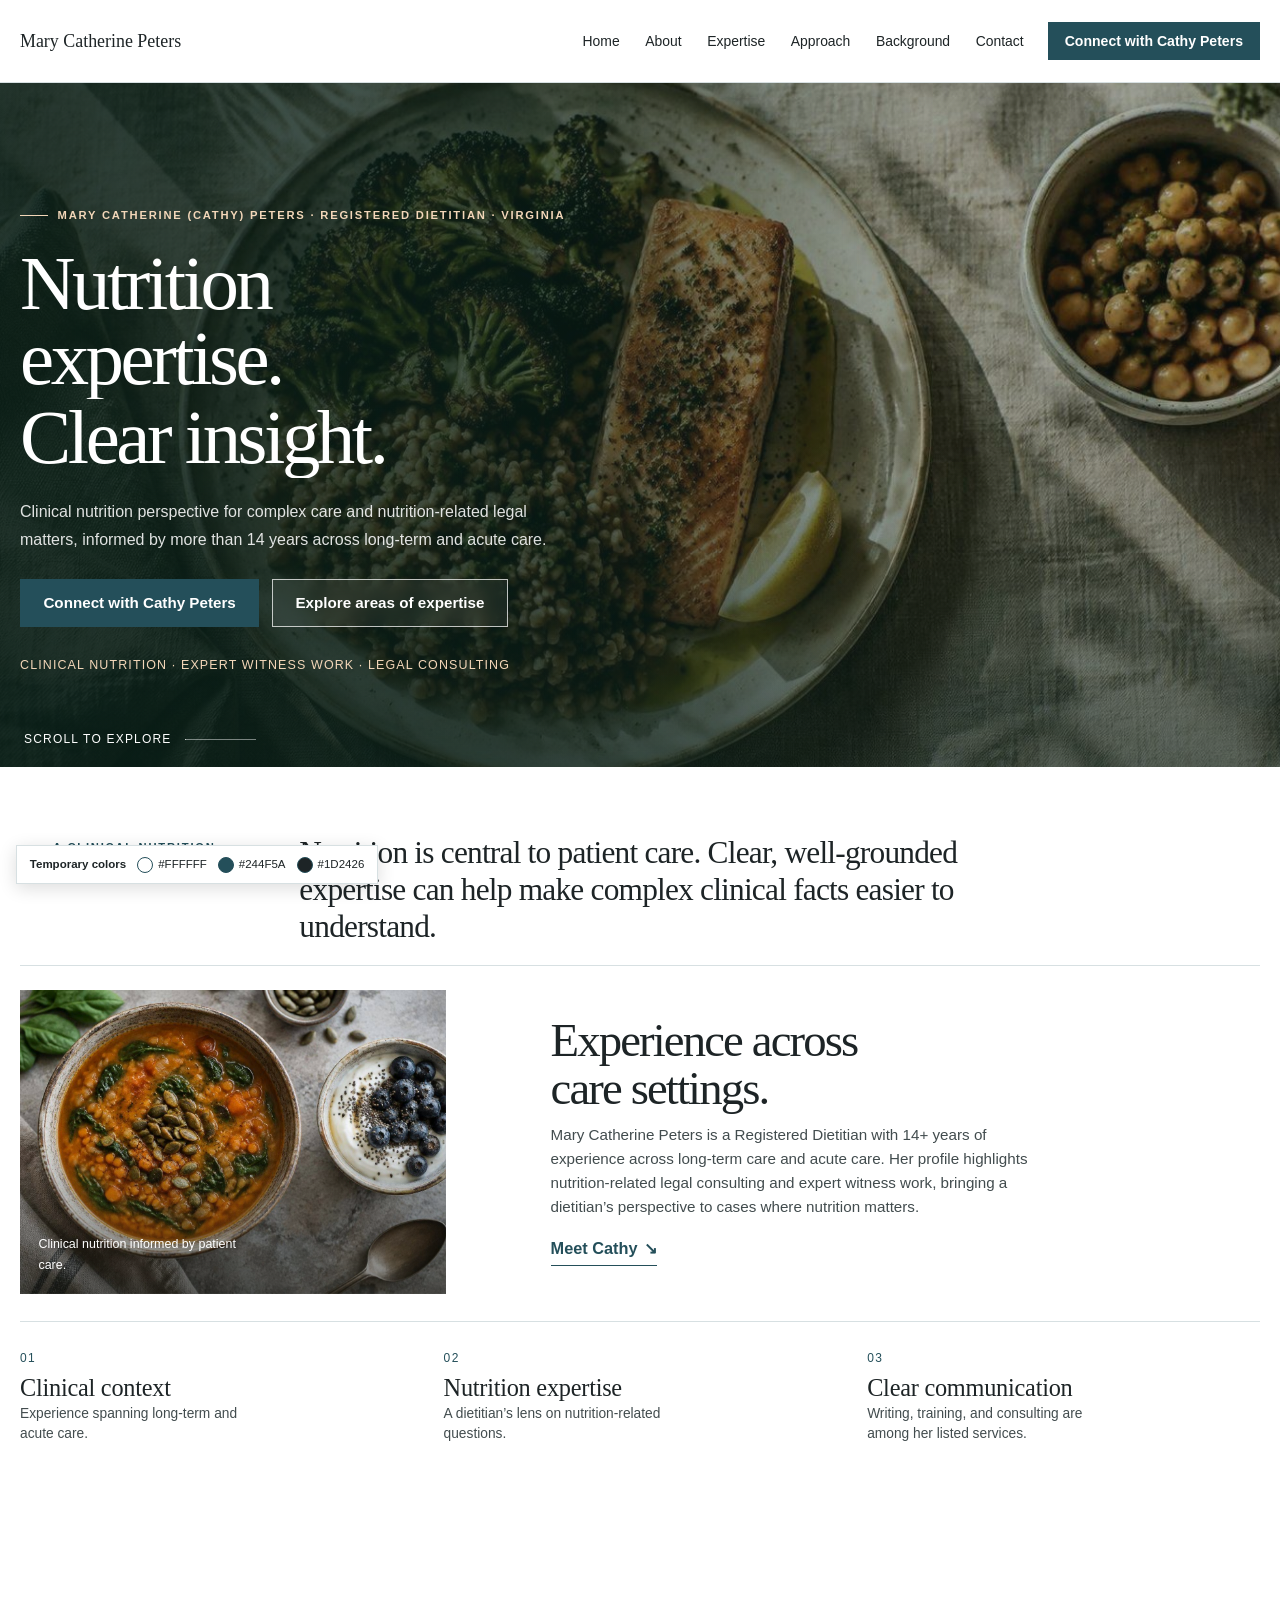
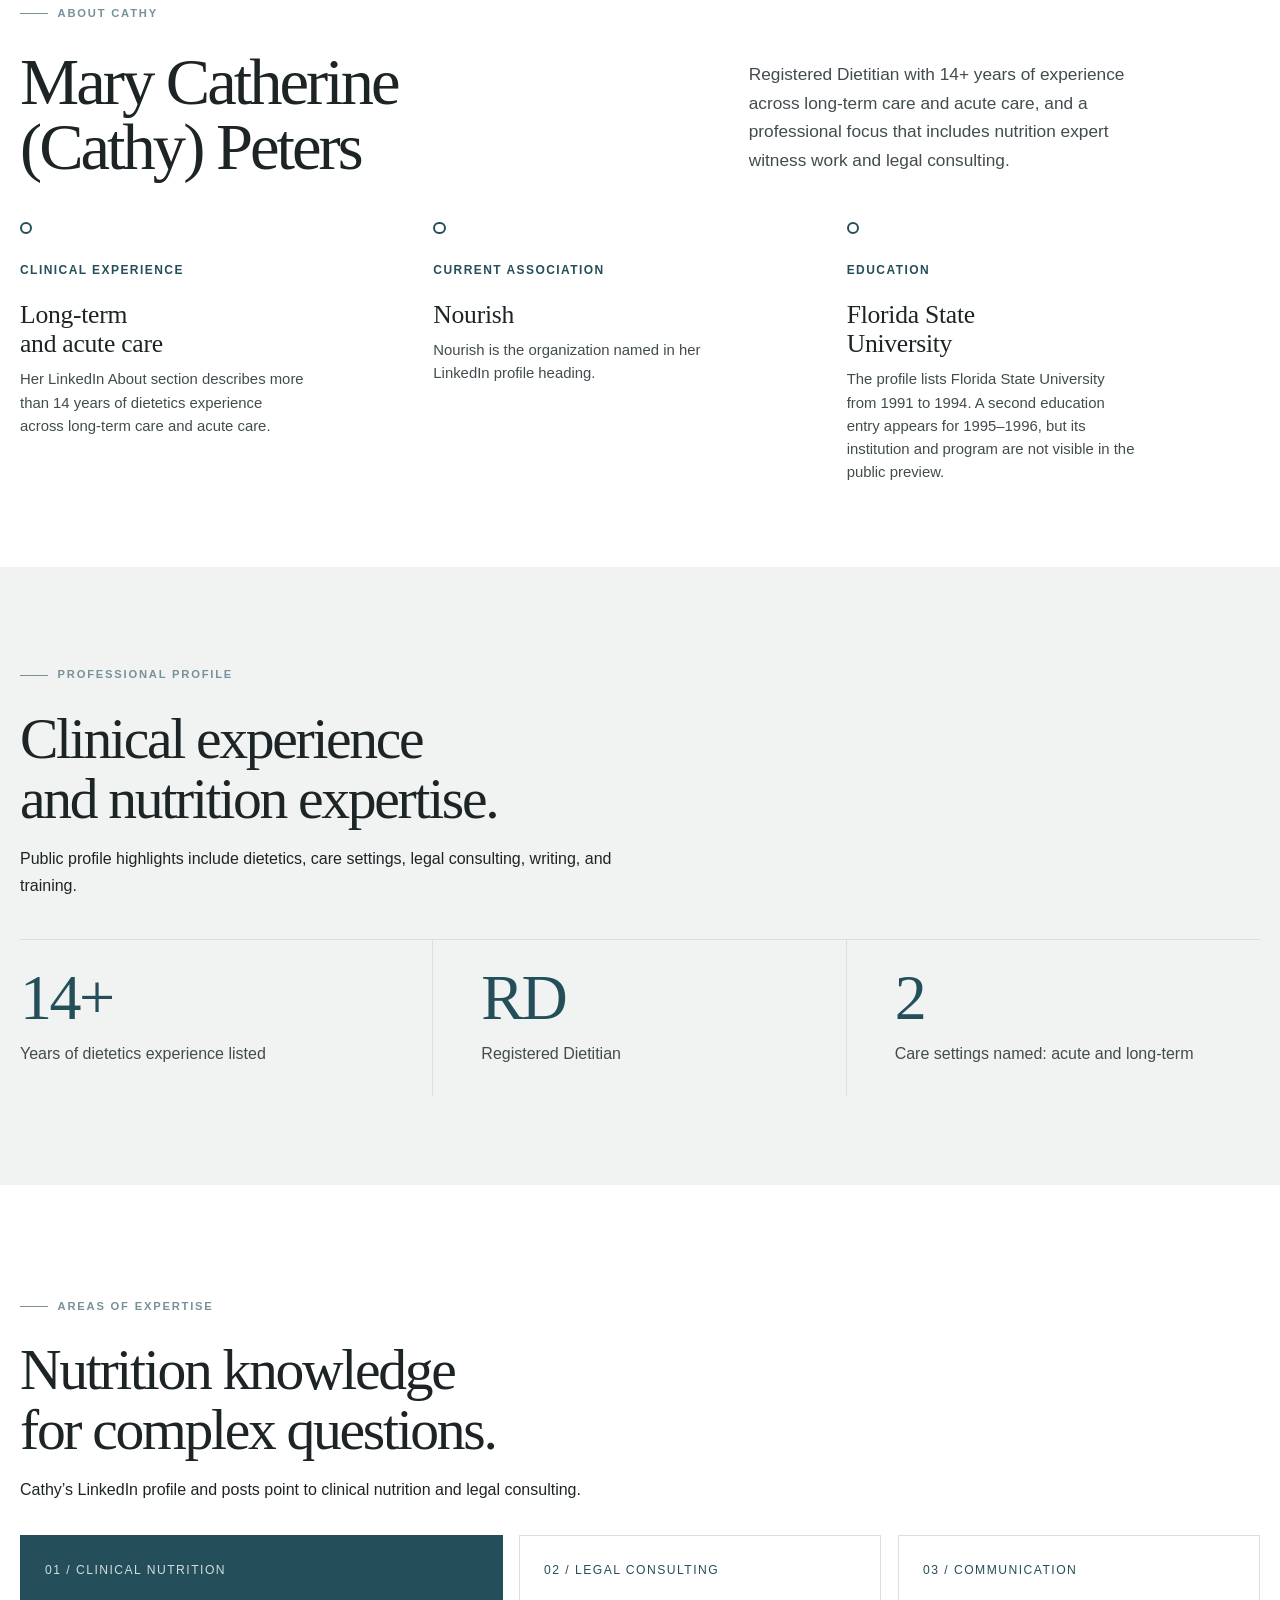
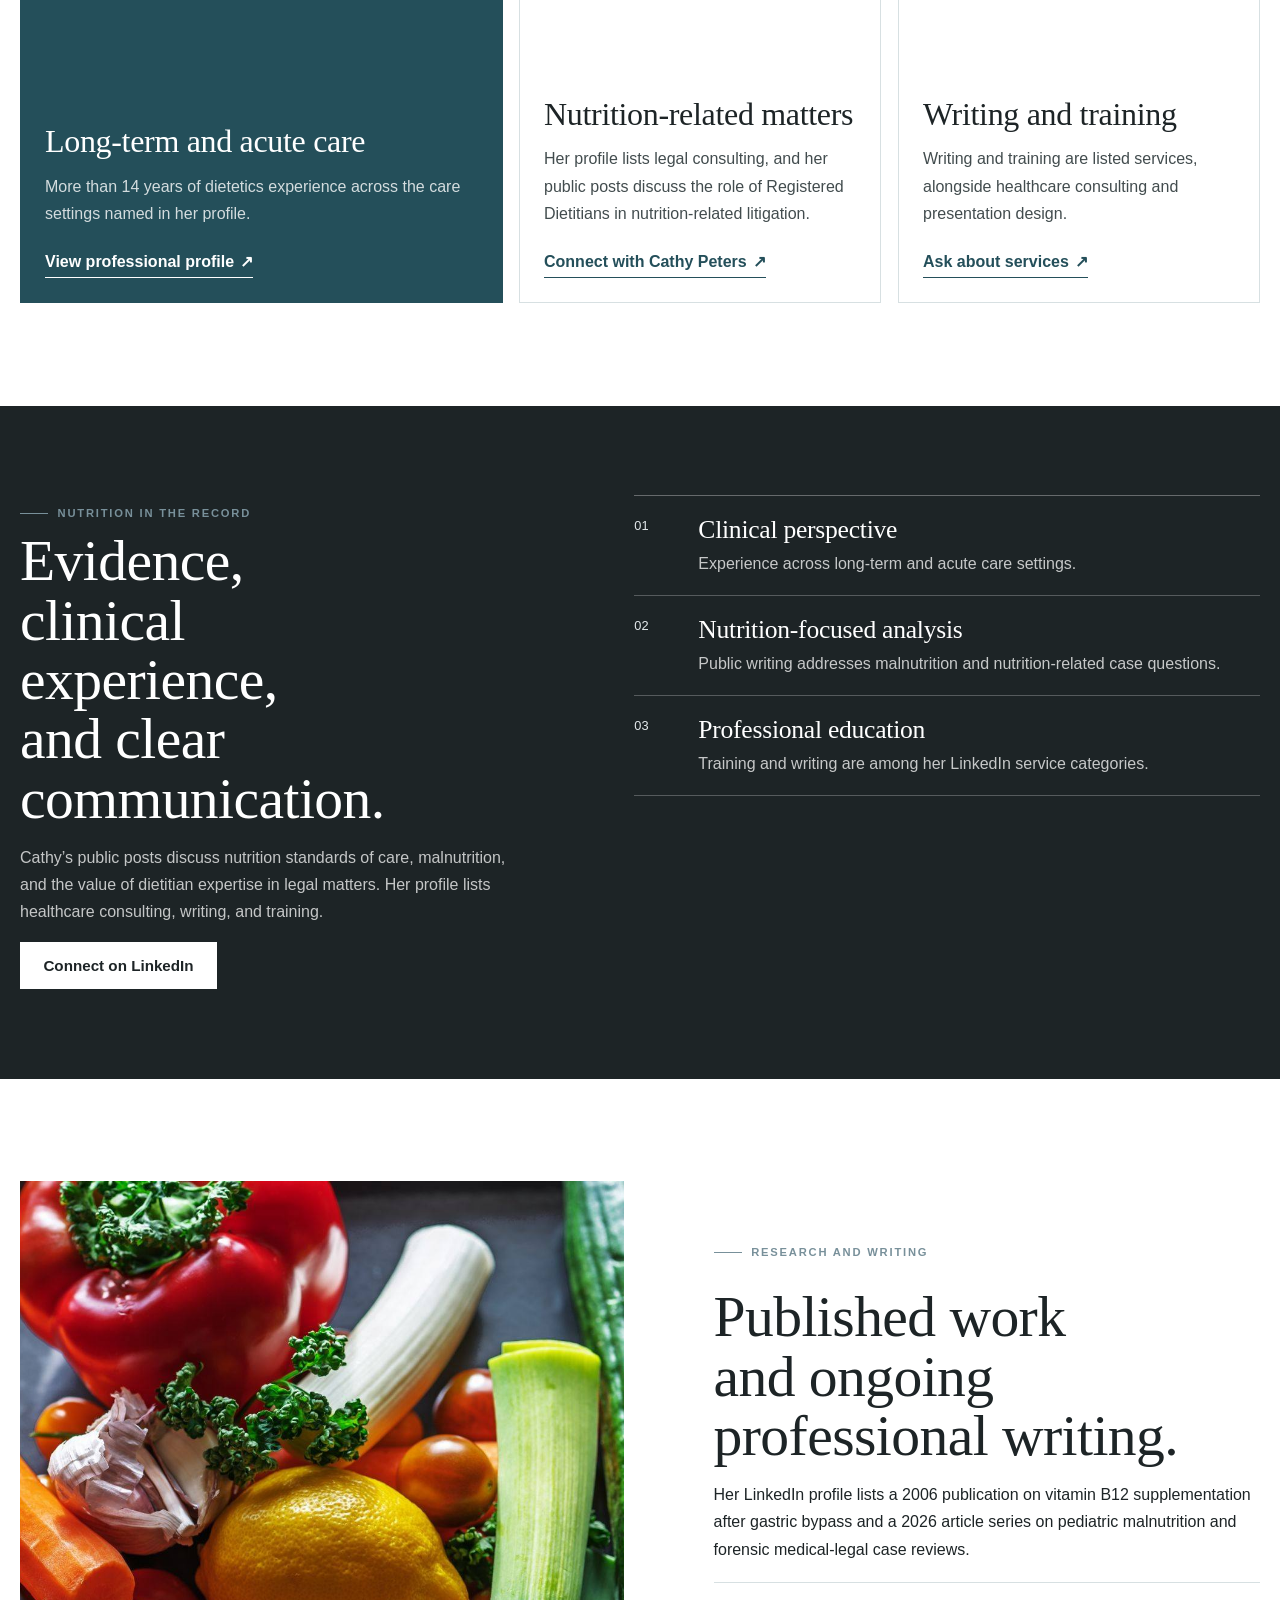
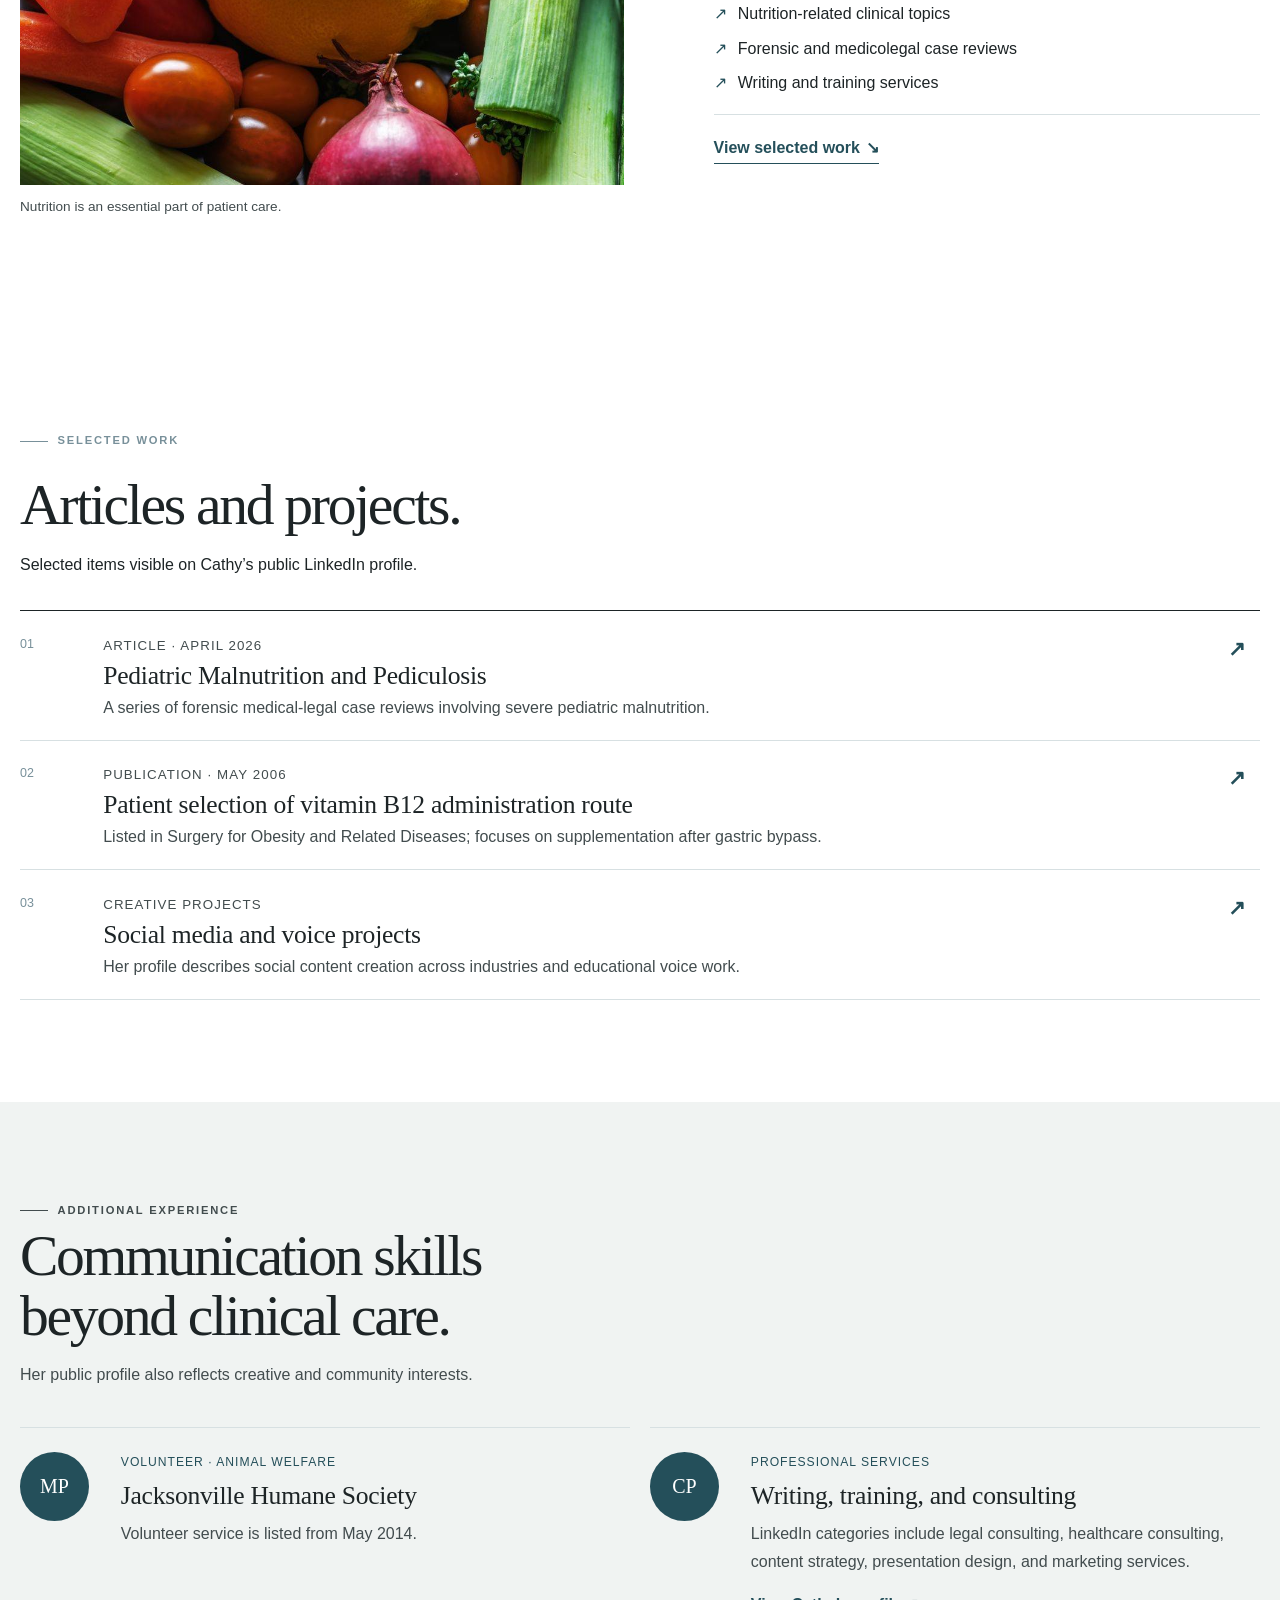
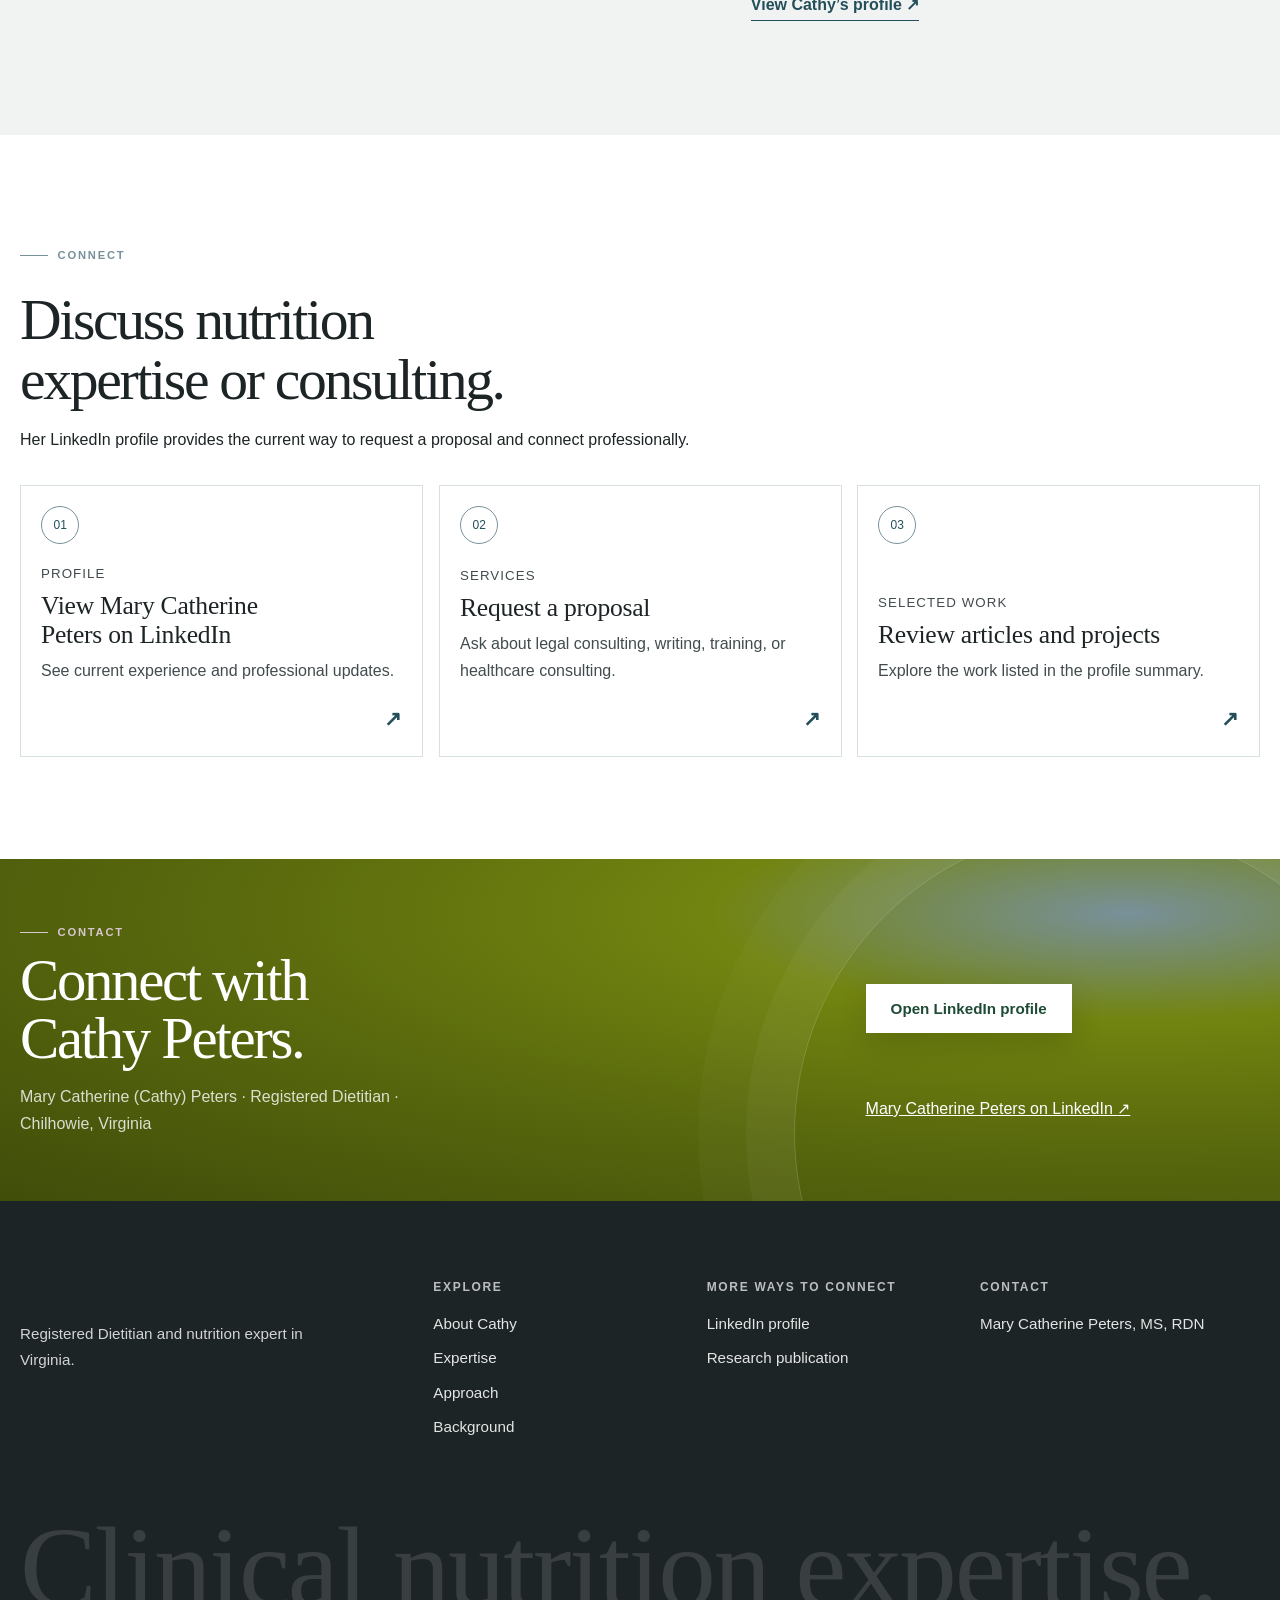
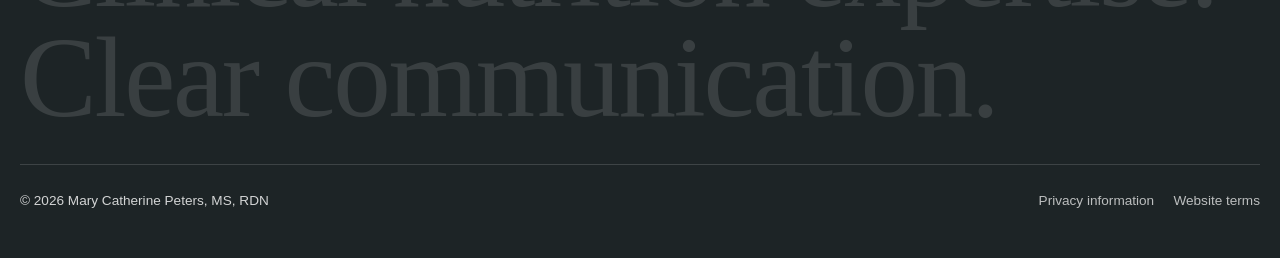
<file: index.html>
<!DOCTYPE html><html lang="en" data-theme="sage"><head><meta charset="UTF-8"><meta name="viewport" content="width=device-width, initial-scale=1"><meta name="theme-color" content="#244F5A"><title>Mary Catherine Peters | Nutrition Expertise</title><meta name="description" content="Mary Catherine Peters is a registered dietitian with 14+ years of experience across long-term and acute care, nutrition consulting, and expert witness work."><meta property="og:type" content="website"><meta property="og:site_name" content="Mary Catherine Peters"><meta property="og:title" content="Mary Catherine Peters | Nutrition Expertise"><meta property="og:description" content="Clinical nutrition expertise and legal consulting from an experienced registered dietitian."><meta property="og:image" content="assets/hero.jpg"><link rel="icon" href="favicon.svg" type="image/svg+xml"><script src="theme-init.js"></script><link rel="preconnect" href="https://fonts.googleapis.com"><link rel="preconnect" href="https://fonts.gstatic.com" crossorigin><link rel="stylesheet" href="https://fonts.googleapis.com/css2?family=Instrument+Sans:wght@400;500;600&family=Newsreader:ital,opsz,wght@0,6..72,400;1,6..72,400&display=swap"><link rel="preload" as="image" href="assets/hero.jpg" fetchpriority="high"><link rel="stylesheet" href="styles.css?v=mcp-1"><script type="application/ld+json">{"@context":"https://schema.org","@type":"Person","name":"Mary Catherine Peters","alternateName":"Cathy Peters","url":"https://www.linkedin.com/in/expertrd/","jobTitle":"Registered Dietitian and Nutrition Expert","worksFor":{"@type":"Organization","name":"Nourish"}}</script></head><body class="home-page single-page"><div class="scroll-progress" aria-hidden="true"><span></span></div><a href="#main" class="skip-link">Skip to main content</a><header class="site-header"><div class="wrap header-inner"><a href="#home" class="brand" aria-label="Mary Catherine Peters, home"><span class="brand-name">Mary Catherine Peters</span></a><nav class="main-nav" id="main-nav" aria-label="Primary"><ul class="nav-list"><li><a href="#home">Home</a></li><li><a href="#story">About</a></li><li><a href="#programs">Expertise</a></li><li><a href="#training">Approach</a></li><li><a href="#team">Background</a></li><li><a href="#contact">Contact</a></li></ul><div class="mobile-only"><a href="#contact" class="btn">View Cathy’s LinkedIn profile</a></div></nav><div class="header-tools"><a href="#contact" class="btn btn-sm header-cta">Connect with Cathy Peters</a><button type="button" class="menu-toggle" aria-expanded="false" aria-controls="main-nav" aria-label="Open menu"><span></span></button></div></div></header><main id="main"><section class="sp-hero" id="home" data-motion-section="hero"><div class="sp-hero-backdrop"><img class="sp-hero-bg-image" src="assets/hero.jpg" alt="" fetchpriority="high" decoding="async"><div class="sp-hero-shade"></div></div><div class="wrap sp-hero-content"><p class="kicker">Mary Catherine (Cathy) Peters · Registered Dietitian · Virginia</p><h1 class="sp-hero-title"><span class="sp-title-line"><span>Nutrition expertise.</span></span><span class="sp-title-line"><span>Clear insight.</span></span></h1><p class="lead">Clinical nutrition perspective for complex care and nutrition-related legal matters, informed by more than 14 years across long-term and acute care.</p><div class="hero-actions"><a class="btn" href="https://www.linkedin.com/in/expertrd/" target="_blank" rel="noopener">Connect with Cathy Peters</a><a class="btn btn-ghost" href="#programs">Explore areas of expertise</a></div><p class="sp-hero-note">Clinical nutrition · Expert witness work · Legal consulting</p></div><a class="sp-hero-scroll" href="#mission" aria-label="Explore Cathy Peters’s background"><span>Scroll to explore</span><i aria-hidden="true"></i></a></section>
<section class="sp-mission" id="mission" data-motion-section="mission"><div class="wrap"><div class="sp-mission-top"><p class="kicker">A clinical nutrition perspective</p><p class="sp-mission-intro">Nutrition is central to patient care. Clear, well-grounded expertise can help make complex clinical facts easier to understand.</p></div><div class="sp-mission-layout"><figure class="sp-mission-visual" data-motion="parallax"><img src="assets/meals.jpg" alt="A balanced meal prepared with fresh foods" loading="lazy" decoding="async"><figcaption>Clinical nutrition informed by patient care.</figcaption></figure><div class="sp-mission-copy"><h2>Experience across care settings.</h2><p>Mary Catherine Peters is a Registered Dietitian with 14+ years of experience across long-term care and acute care. Her profile highlights nutrition-related legal consulting and expert witness work, bringing a dietitian’s perspective to cases where nutrition matters.</p><a href="#story" class="link">Meet Cathy <span>↘</span></a></div></div><div class="sp-mission-pillars" aria-label="Professional focus"><article><span>01</span><h3>Clinical context</h3><p>Experience spanning long-term and acute care.</p></article><article><span>02</span><h3>Nutrition expertise</h3><p>A dietitian’s lens on nutrition-related questions.</p></article><article><span>03</span><h3>Clear communication</h3><p>Writing, training, and consulting are among her listed services.</p></article></div></div></section>
<section class="sp-story" id="story" data-motion-section="story"><div class="wrap"><div class="sp-story-header"><header class="sp-story-heading"><p class="kicker">About Cathy</p><h2>Mary Catherine (Cathy) Peters</h2></header><p class="sp-story-deck">Registered Dietitian with 14+ years of experience across long-term care and acute care, and a professional focus that includes nutrition expert witness work and legal consulting.</p></div><div class="sp-timeline" aria-label="Mary Catherine Peters’s background"><article><span>Clinical experience</span><div><h3>Long-term and acute care</h3><p>Her LinkedIn About section describes more than 14 years of dietetics experience across long-term care and acute care.</p></div></article><article><span>Current association</span><div><h3>Nourish</h3><p>Nourish is the organization named in her LinkedIn profile heading.</p></div></article><article><span>Education</span><div><h3>Florida State University</h3><p>The profile lists Florida State University from 1991 to 1994. A second education entry appears for 1995–1996, but its institution and program are not visible in the public preview.</p></div></article></div></div></section>
<section class="sp-impact" id="impact" data-motion-section="impact"><div class="wrap"><div class="sp-impact-intro"><p class="kicker">Professional profile</p><h2>Clinical experience and nutrition expertise.</h2><p>Public profile highlights include dietetics, care settings, legal consulting, writing, and training.</p></div><div class="sp-impact-stats"><article><strong>14+</strong><span>Years of dietetics experience listed</span></article><article><strong>RD</strong><span>Registered Dietitian</span></article><article><strong>2</strong><span>Care settings named: acute and long-term</span></article></div></div></section>
<section class="sp-programs" id="programs" data-motion-section="programs"><div class="wrap"><div class="sp-programs-head"><p class="kicker">Areas of expertise</p><h2>Nutrition knowledge for complex questions.</h2><p>Cathy’s LinkedIn profile and posts point to clinical nutrition and legal consulting.</p></div><div class="sp-program-grid"><article class="sp-program-feature"><span class="sp-program-label">01 / Clinical nutrition</span><h3>Long-term and acute care</h3><p>More than 14 years of dietetics experience across the care settings named in her profile.</p><a href="https://www.linkedin.com/in/expertrd/" class="link">View professional profile <span>↗</span></a></article><article class="sp-program-card"><span class="sp-program-label">02 / Legal consulting</span><h3>Nutrition-related matters</h3><p>Her profile lists legal consulting, and her public posts discuss the role of Registered Dietitians in nutrition-related litigation.</p><a href="https://www.linkedin.com/in/expertrd/" class="link">Connect with Cathy Peters <span>↗</span></a></article><article class="sp-program-card"><span class="sp-program-label">03 / Communication</span><h3>Writing and training</h3><p>Writing and training are listed services, alongside healthcare consulting and presentation design.</p><a href="https://www.linkedin.com/in/expertrd/" class="link">Ask about services <span>↗</span></a></article></div></div></section>
<section class="sp-training" id="training" data-motion-section="training"><div class="wrap"><div class="sp-training-intro"><p class="kicker">Nutrition in the record</p><h2>Evidence, clinical experience, and clear communication.</h2><p>Cathy’s public posts discuss nutrition standards of care, malnutrition, and the value of dietitian expertise in legal matters. Her profile lists healthcare consulting, writing, and training.</p><a class="btn btn-light" href="https://www.linkedin.com/in/expertrd/" target="_blank" rel="noopener">Connect on LinkedIn</a></div><div class="sp-training-points"><article><span>01</span><div><h3>Clinical perspective</h3><p>Experience across long-term and acute care settings.</p></div></article><article><span>02</span><div><h3>Nutrition-focused analysis</h3><p>Public writing addresses malnutrition and nutrition-related case questions.</p></div></article><article><span>03</span><div><h3>Professional education</h3><p>Training and writing are among her LinkedIn service categories.</p></div></article></div></div></section>
<section class="sp-grow" id="grow" data-motion-section="grow"><div class="wrap sp-grow-grid"><figure><img src="assets/produce-flatlay.jpg" alt="Fresh ingredients arranged for a meal" loading="lazy" decoding="async"><figcaption>Nutrition is an essential part of patient care.</figcaption></figure><div class="sp-grow-copy"><p class="kicker">Research and writing</p><h2>Published work and ongoing professional writing.</h2><p>Her LinkedIn profile lists a 2006 publication on vitamin B12 supplementation after gastric bypass and a 2026 article series on pediatric malnutrition and forensic medical-legal case reviews.</p><ul><li>Nutrition-related clinical topics</li><li>Forensic and medicolegal case reviews</li><li>Writing and training services</li></ul><a href="#resources" class="link">View selected work <span>↘</span></a></div></div></section>
<section class="sp-resources" id="resources" data-motion-section="resources"><div class="wrap"><div class="sp-resources-heading"><p class="kicker">Selected work</p><h2>Articles and projects.</h2><p>Selected items visible on Cathy’s public LinkedIn profile.</p></div><div class="sp-resource-list"><a href="https://www.linkedin.com/in/expertrd/"><span>01</span><div><small>Article · April 2026</small><h3>Pediatric Malnutrition and Pediculosis</h3><p>A series of forensic medical-legal case reviews involving severe pediatric malnutrition.</p></div><b aria-hidden="true">↗</b></a><a href="https://www.linkedin.com/in/expertrd/"><span>02</span><div><small>Publication · May 2006</small><h3>Patient selection of vitamin B12 administration route</h3><p>Listed in Surgery for Obesity and Related Diseases; focuses on supplementation after gastric bypass.</p></div><b aria-hidden="true">↗</b></a><a href="https://www.linkedin.com/in/expertrd/"><span>03</span><div><small>Creative projects</small><h3>Social media and voice projects</h3><p>Her profile describes social content creation across industries and educational voice work.</p></div><b aria-hidden="true">↗</b></a></div></div></section>
<section class="sp-team" id="team" data-motion-section="team"><div class="wrap"><div class="sp-team-intro"><p class="kicker">Additional experience</p><h2>Communication skills beyond clinical care.</h2><p>Her public profile also reflects creative and community interests.</p></div><div class="sp-team-cards"><article><div class="sp-monogram" aria-hidden="true">MP</div><div><p class="sp-team-role">Volunteer · Animal welfare</p><h3>Jacksonville Humane Society</h3><p>Volunteer service is listed from May 2014.</p></div></article><article><div class="sp-monogram" aria-hidden="true">CP</div><div><p class="sp-team-role">Professional services</p><h3>Writing, training, and consulting</h3><p>LinkedIn categories include legal consulting, healthcare consulting, content strategy, presentation design, and marketing services.</p><a href="https://www.linkedin.com/in/expertrd/" class="link">View Cathy’s profile <span>↗</span></a></div></article></div></div></section>
<section class="sp-involved" id="involved" data-motion-section="involved"><div class="wrap"><div class="sp-involved-heading"><p class="kicker">Connect</p><h2>Discuss nutrition expertise or consulting.</h2><p>Her LinkedIn profile provides the current way to request a proposal and connect professionally.</p></div><div class="sp-action-list"><a href="https://www.linkedin.com/in/expertrd/" target="_blank" rel="noopener"><span class="sp-action-no">01</span><div><small>Profile</small><h3>View Mary Catherine Peters on LinkedIn</h3><p>See current experience and professional updates.</p></div><b aria-hidden="true">↗</b></a><a href="https://www.linkedin.com/in/expertrd/" target="_blank" rel="noopener"><span class="sp-action-no">02</span><div><small>Services</small><h3>Request a proposal</h3><p>Ask about legal consulting, writing, training, or healthcare consulting.</p></div><b aria-hidden="true">↗</b></a><a href="#resources"><span class="sp-action-no">03</span><div><small>Selected work</small><h3>Review articles and projects</h3><p>Explore the work listed in the profile summary.</p></div><b aria-hidden="true">↗</b></a></div></div></section>
<section class="sp-contact" id="contact" data-motion-section="contact"><div class="wrap sp-contact-inner"><p class="kicker">Contact</p><h2>Connect with Cathy Peters.</h2><p>Mary Catherine (Cathy) Peters · Registered Dietitian · Chilhowie, Virginia</p><a class="btn btn-light" href="https://www.linkedin.com/in/expertrd/" target="_blank" rel="noopener">Open LinkedIn profile</a><a href="https://www.linkedin.com/in/expertrd/" class="sp-contact-link">Mary Catherine Peters on LinkedIn <span>↗</span></a></div></section></main><footer class="site-footer"><div class="wrap"><div class="footer-grid"><div><a href="#home" class="brand" style="margin-bottom:1.2rem"><span class="brand-name">Mary Catherine Peters</span></a><p style="max-width:34ch;opacity:.8">Registered Dietitian and nutrition expert in Virginia.</p></div><div><h2>Explore</h2><ul><li><a href="#story">About Cathy</a></li><li><a href="#programs">Expertise</a></li><li><a href="#training">Approach</a></li><li><a href="#team">Background</a></li></ul></div><div><h2>More ways to connect</h2><ul><li><a href="https://www.linkedin.com/in/expertrd/">LinkedIn profile</a></li><li><a href="https://pmc.ncbi.nlm.nih.gov/articles/PMC11764071/">Research publication</a></li></ul></div><div><h2>Contact</h2><address style="font-style:normal"><a href="https://www.linkedin.com/in/expertrd/">Mary Catherine Peters, MS, RDN</a></address></div></div><p class="footer-word" aria-hidden="true">Clinical nutrition expertise. Clear communication.</p><div class="footer-bottom"><p>&copy; <span data-year>2026</span> Mary Catherine Peters, MS, RDN</p><nav aria-label="Legal"><a href="privacy-policy.html">Privacy information</a><a href="terms.html">Website terms</a></nav></div></div></footer><aside class="brand-palette-display" aria-label="Temporary palette, not extracted from a brand source"><span class="brand-palette-title">Temporary colors</span><span class="brand-palette-item"><i class="chip-white" aria-hidden="true"></i><span>#FFFFFF</span></span><span class="brand-palette-item"><i class="chip-slate" aria-hidden="true"></i><span>#244F5A</span></span><span class="brand-palette-item"><i class="chip-charcoal" aria-hidden="true"></i><span>#1D2426</span></span></aside><script src="motion.js" defer></script><script src="script.js" defer></script></body></html>
</file>
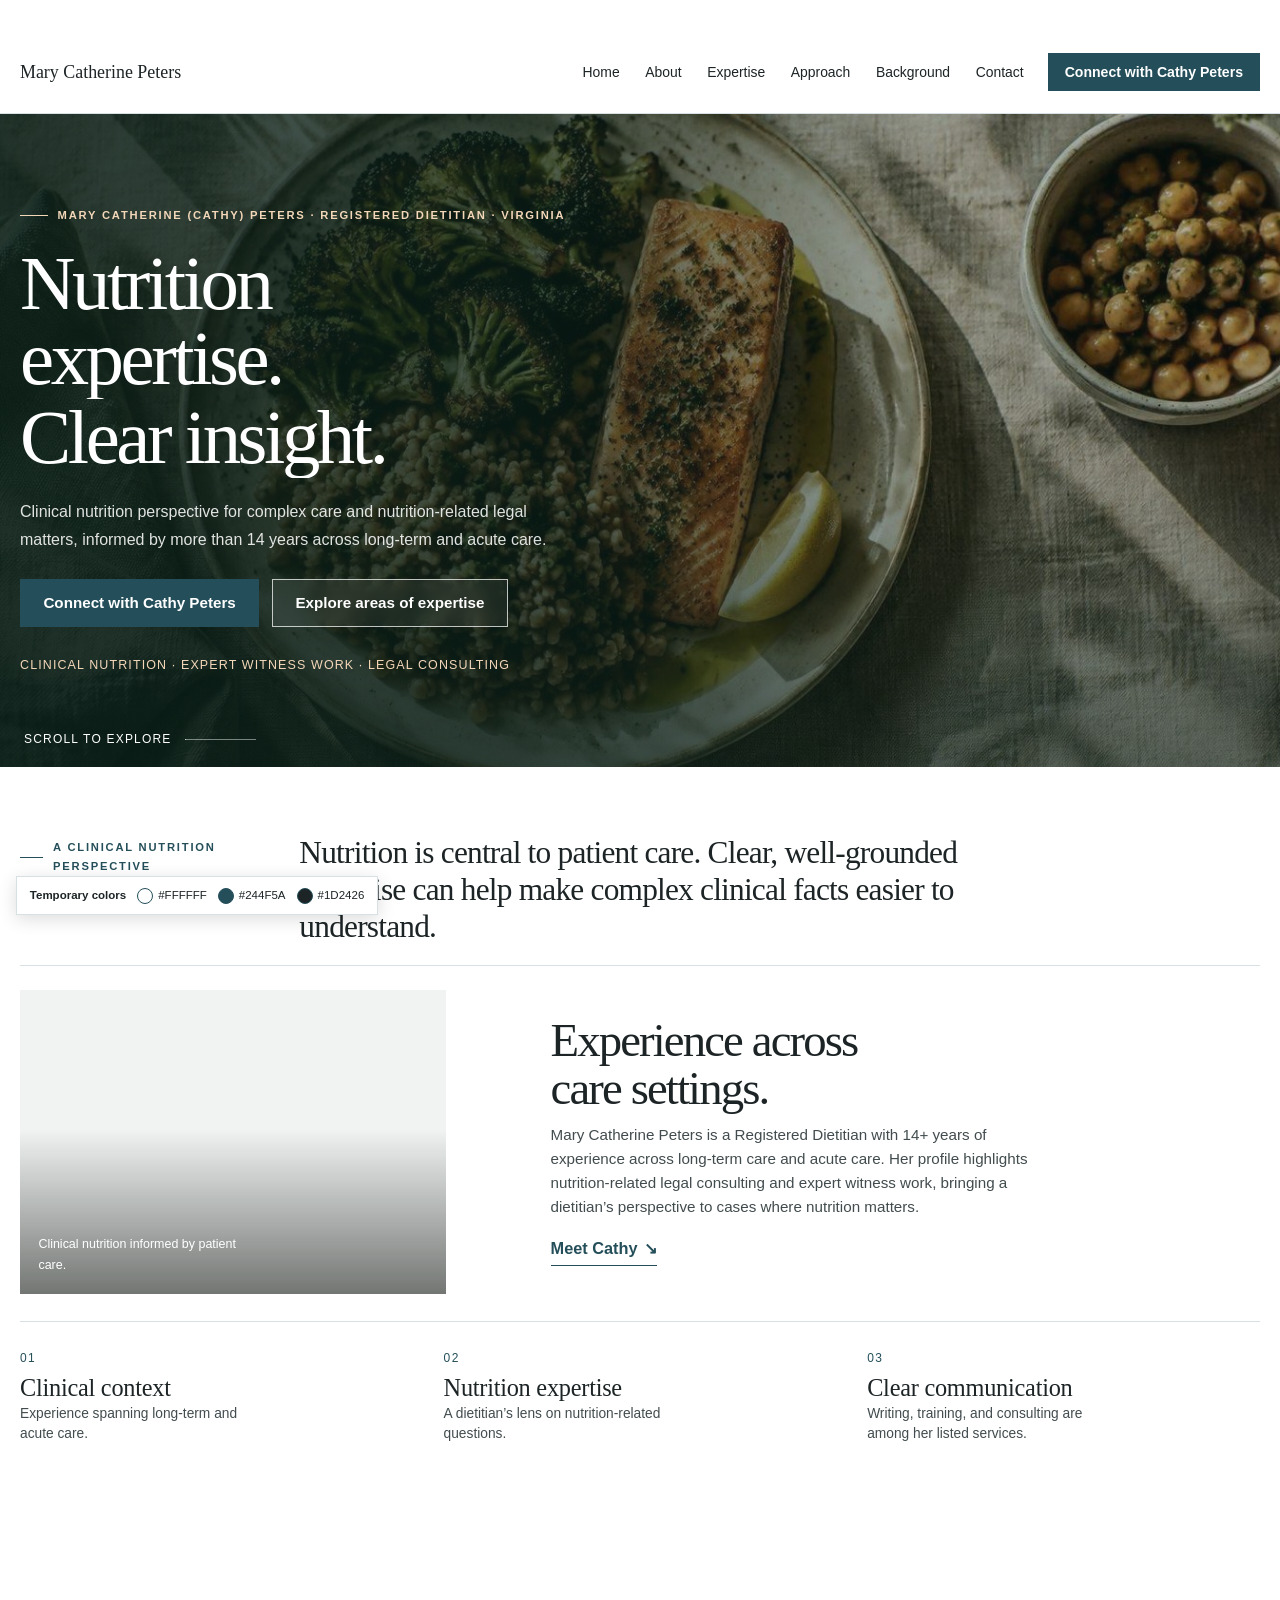
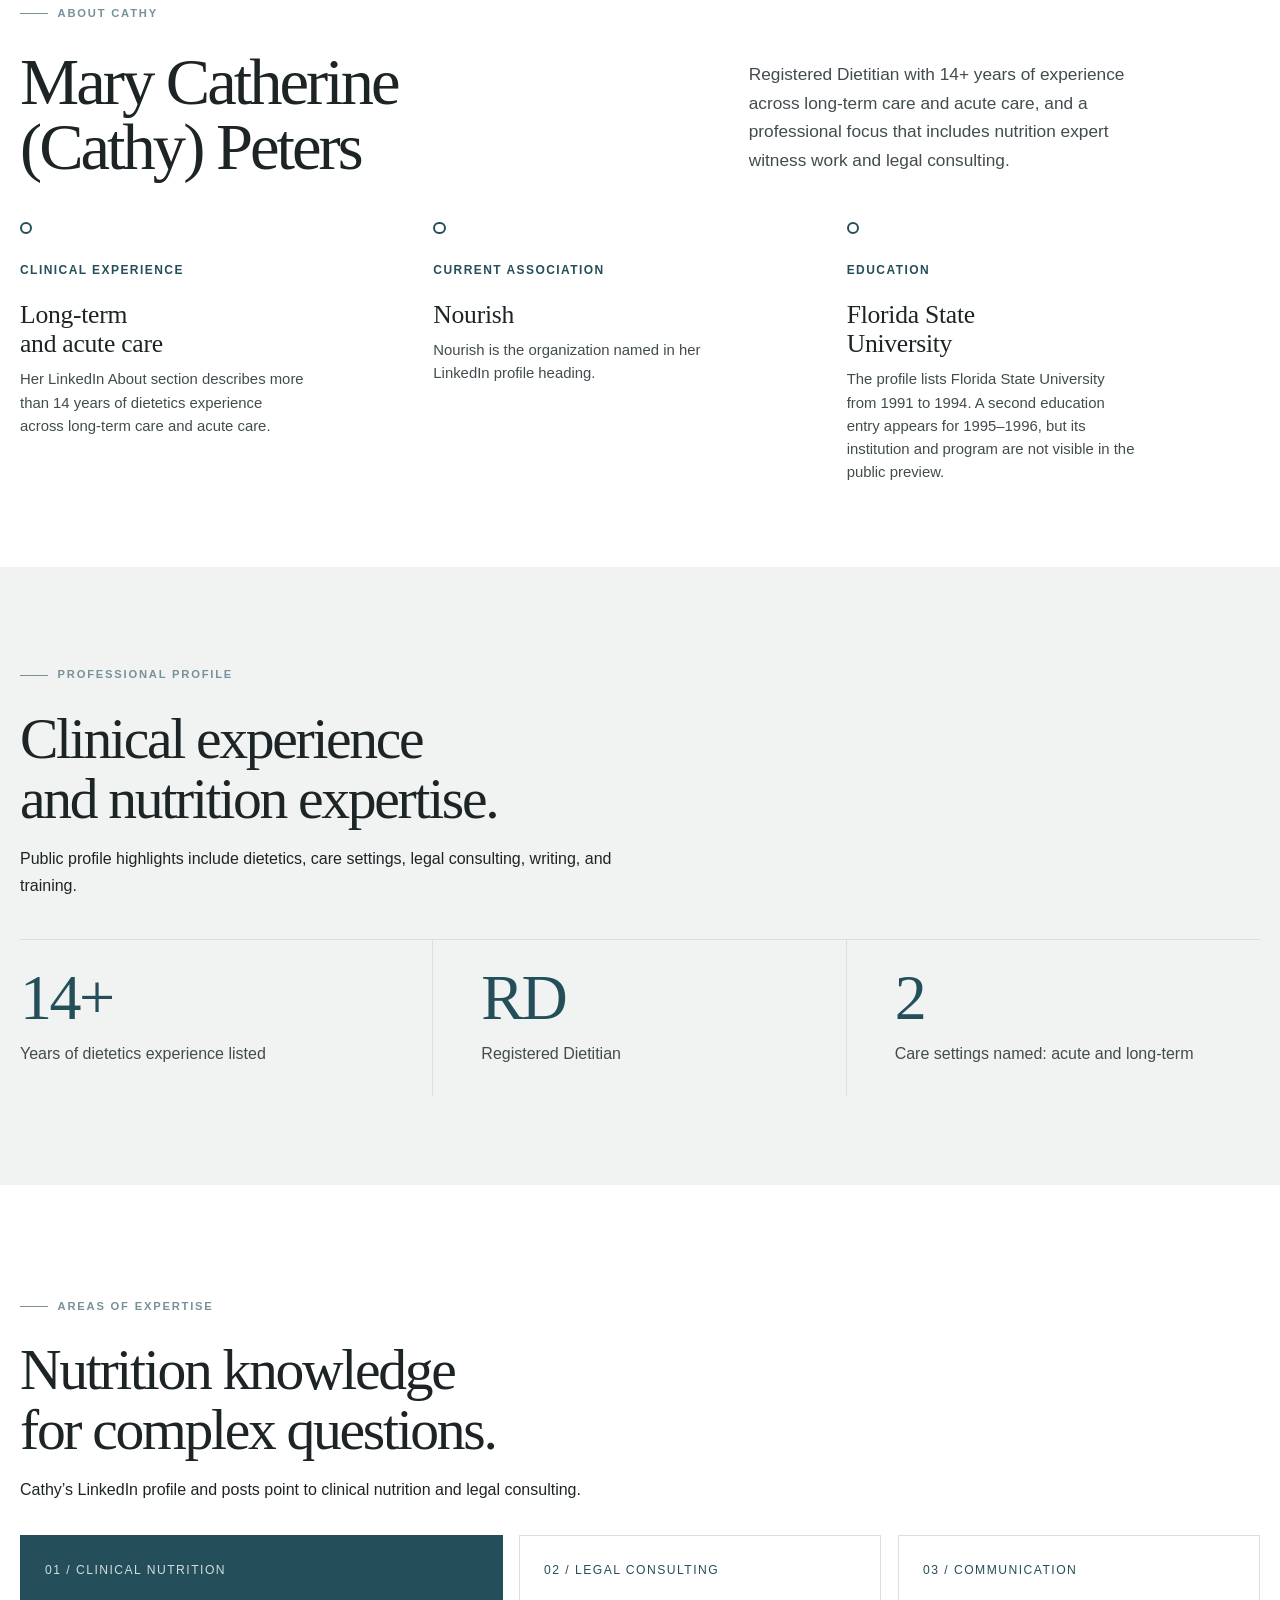
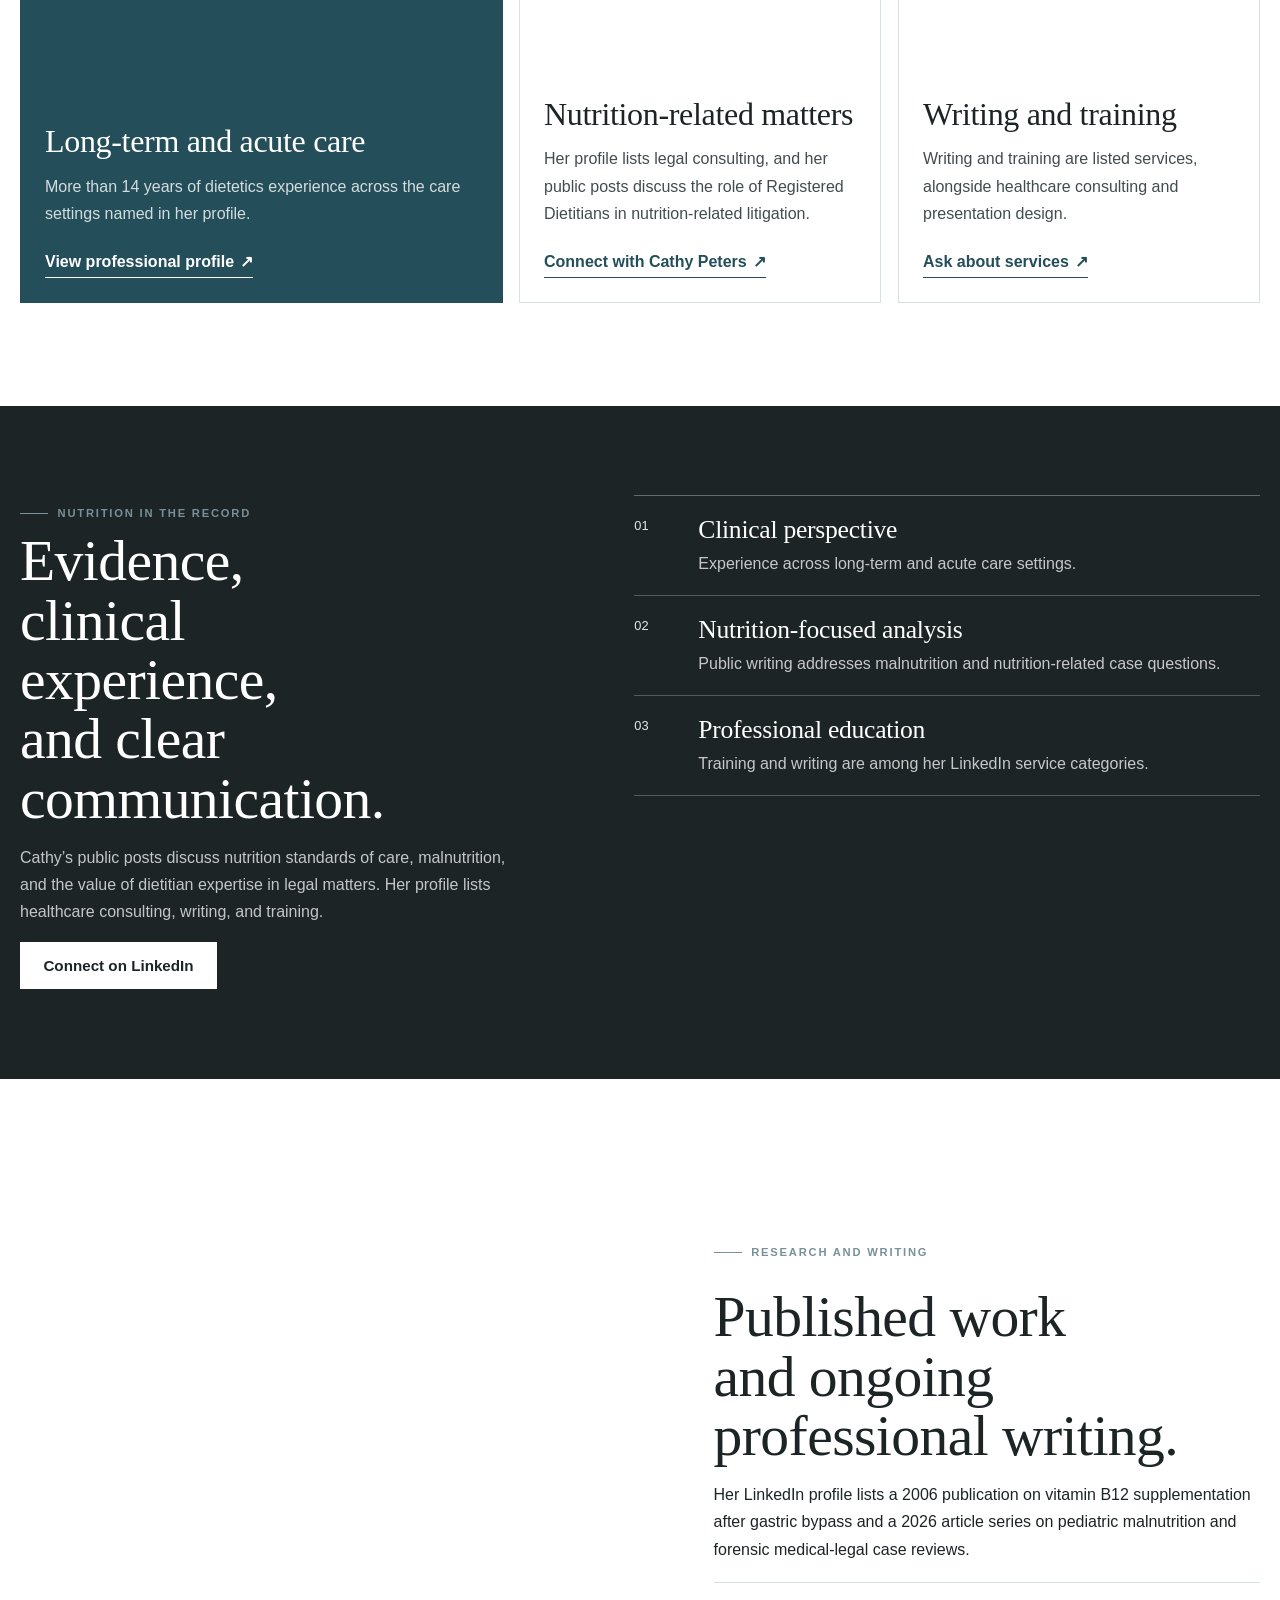
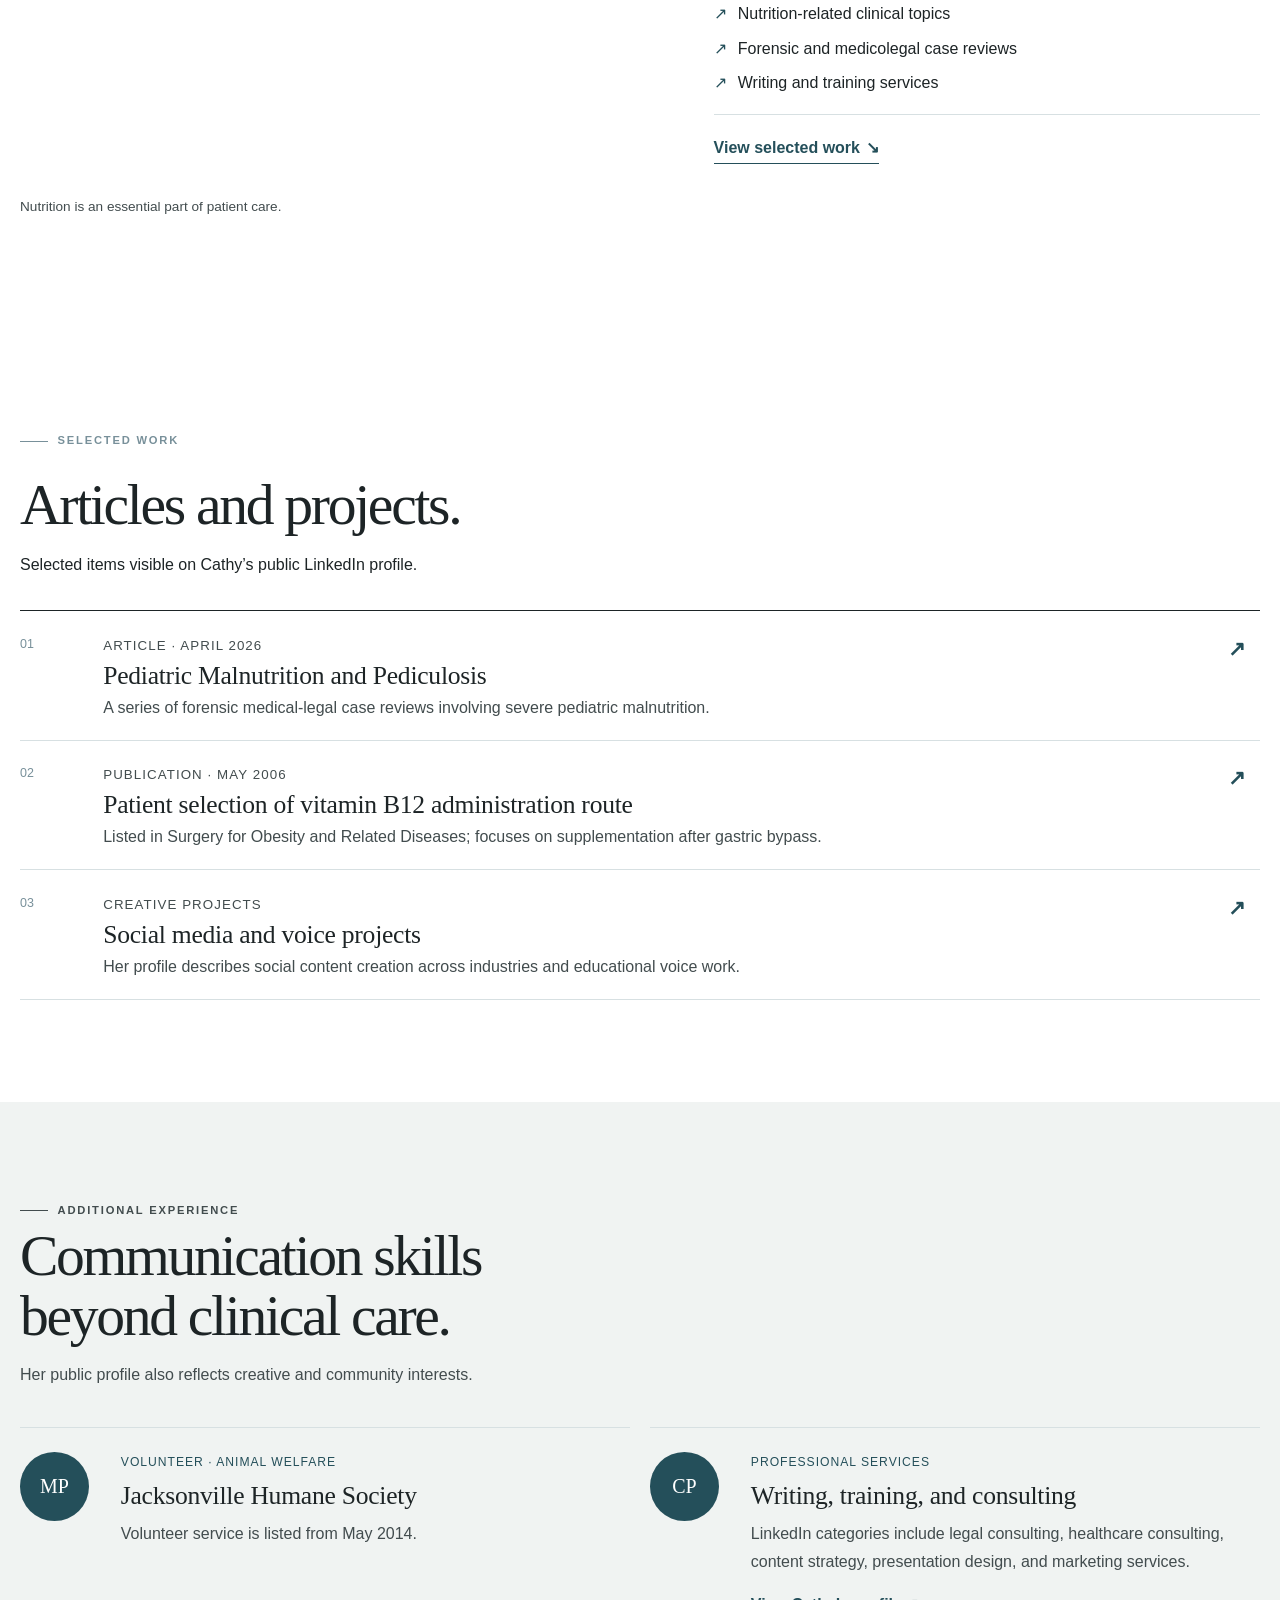
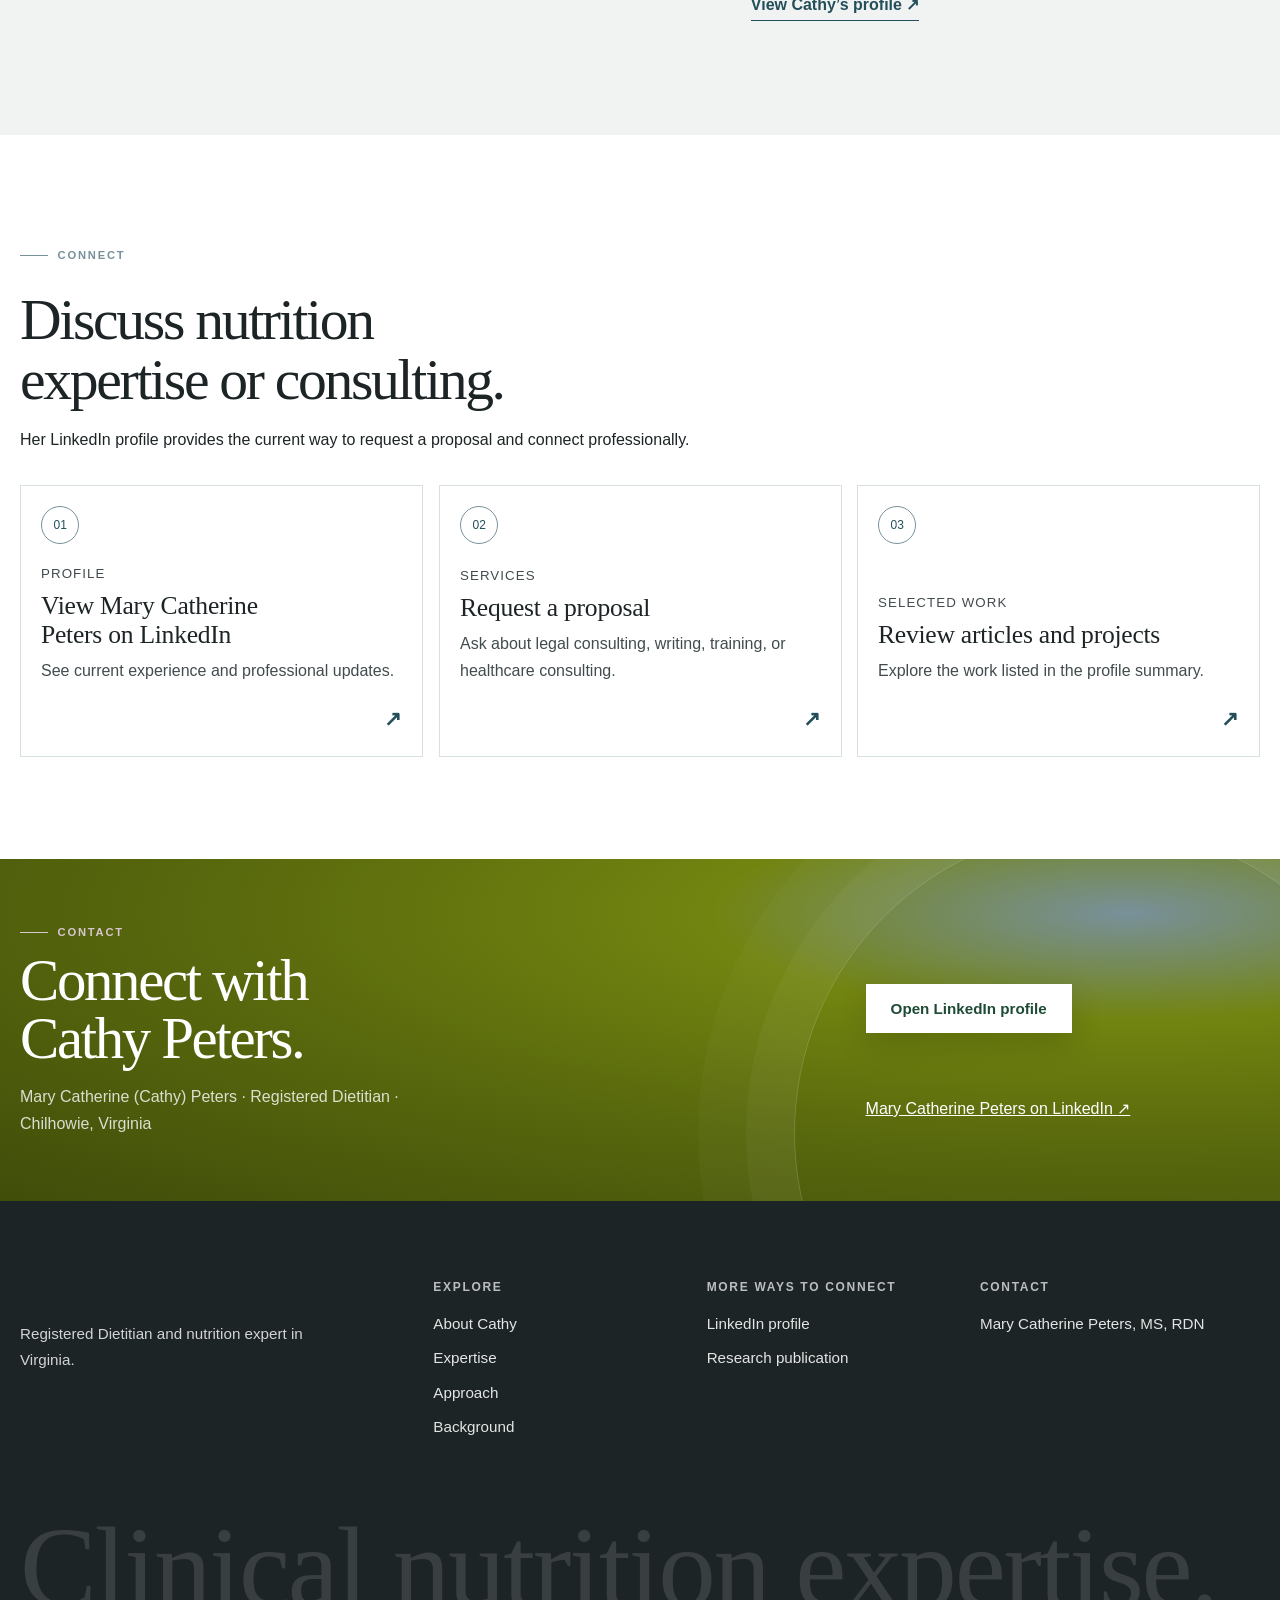
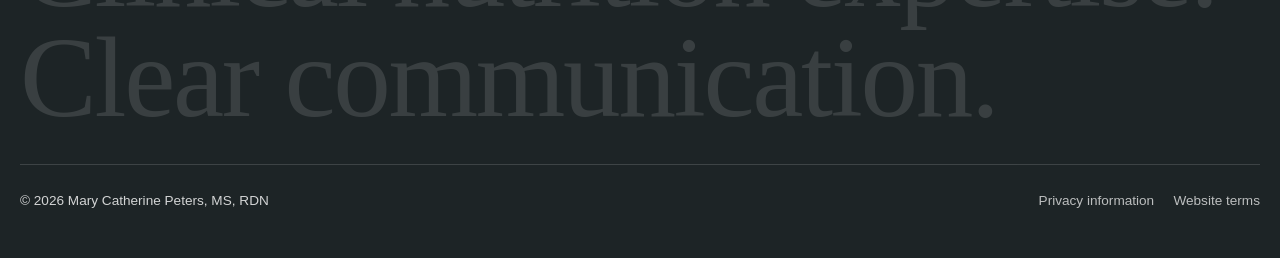
<file: about.html>
<!DOCTYPE html><html lang="en"><head><meta charset="utf-8"><meta name="viewport" content="width=device-width, initial-scale=1"><meta http-equiv="refresh" content="0;url=index.html#story"><title>About Cathy | Mary Catherine Peters</title></head><body><a href="index.html#story">Continue to About Cathy</a></body></html>
</file>
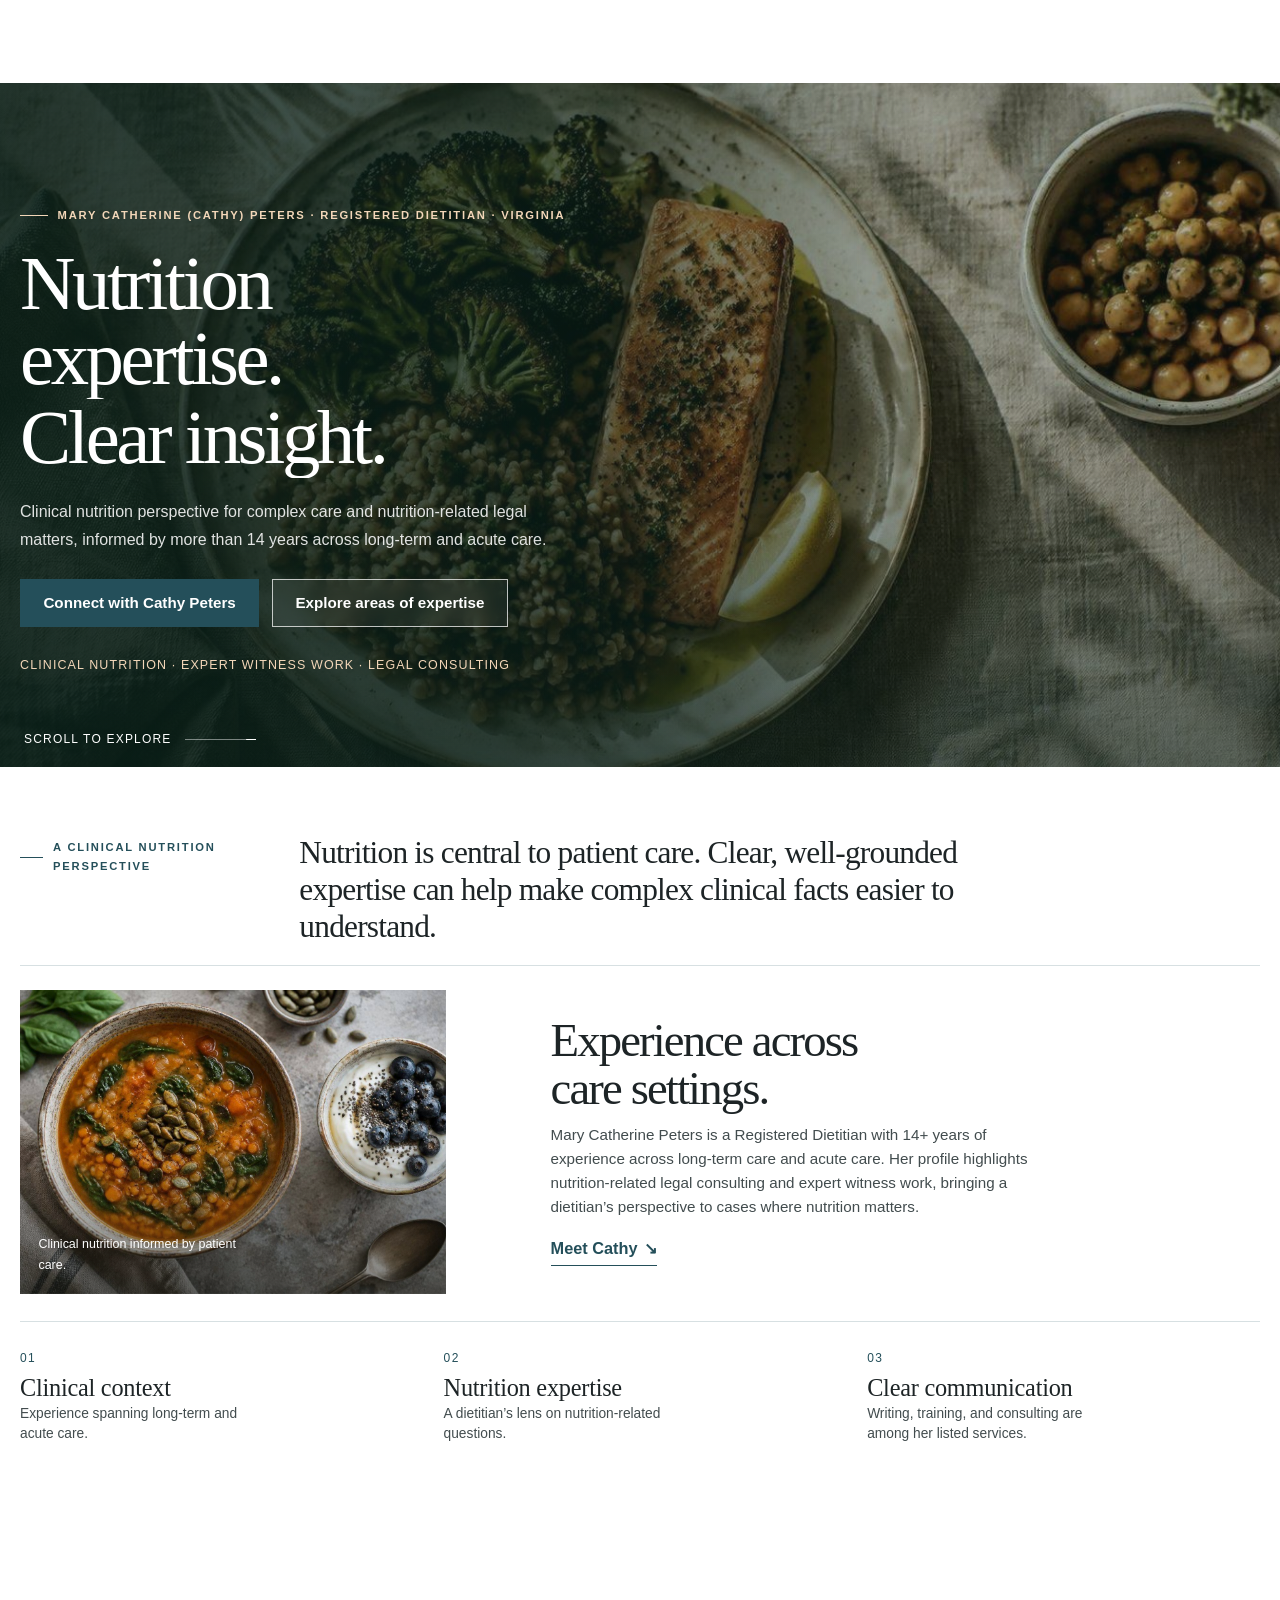
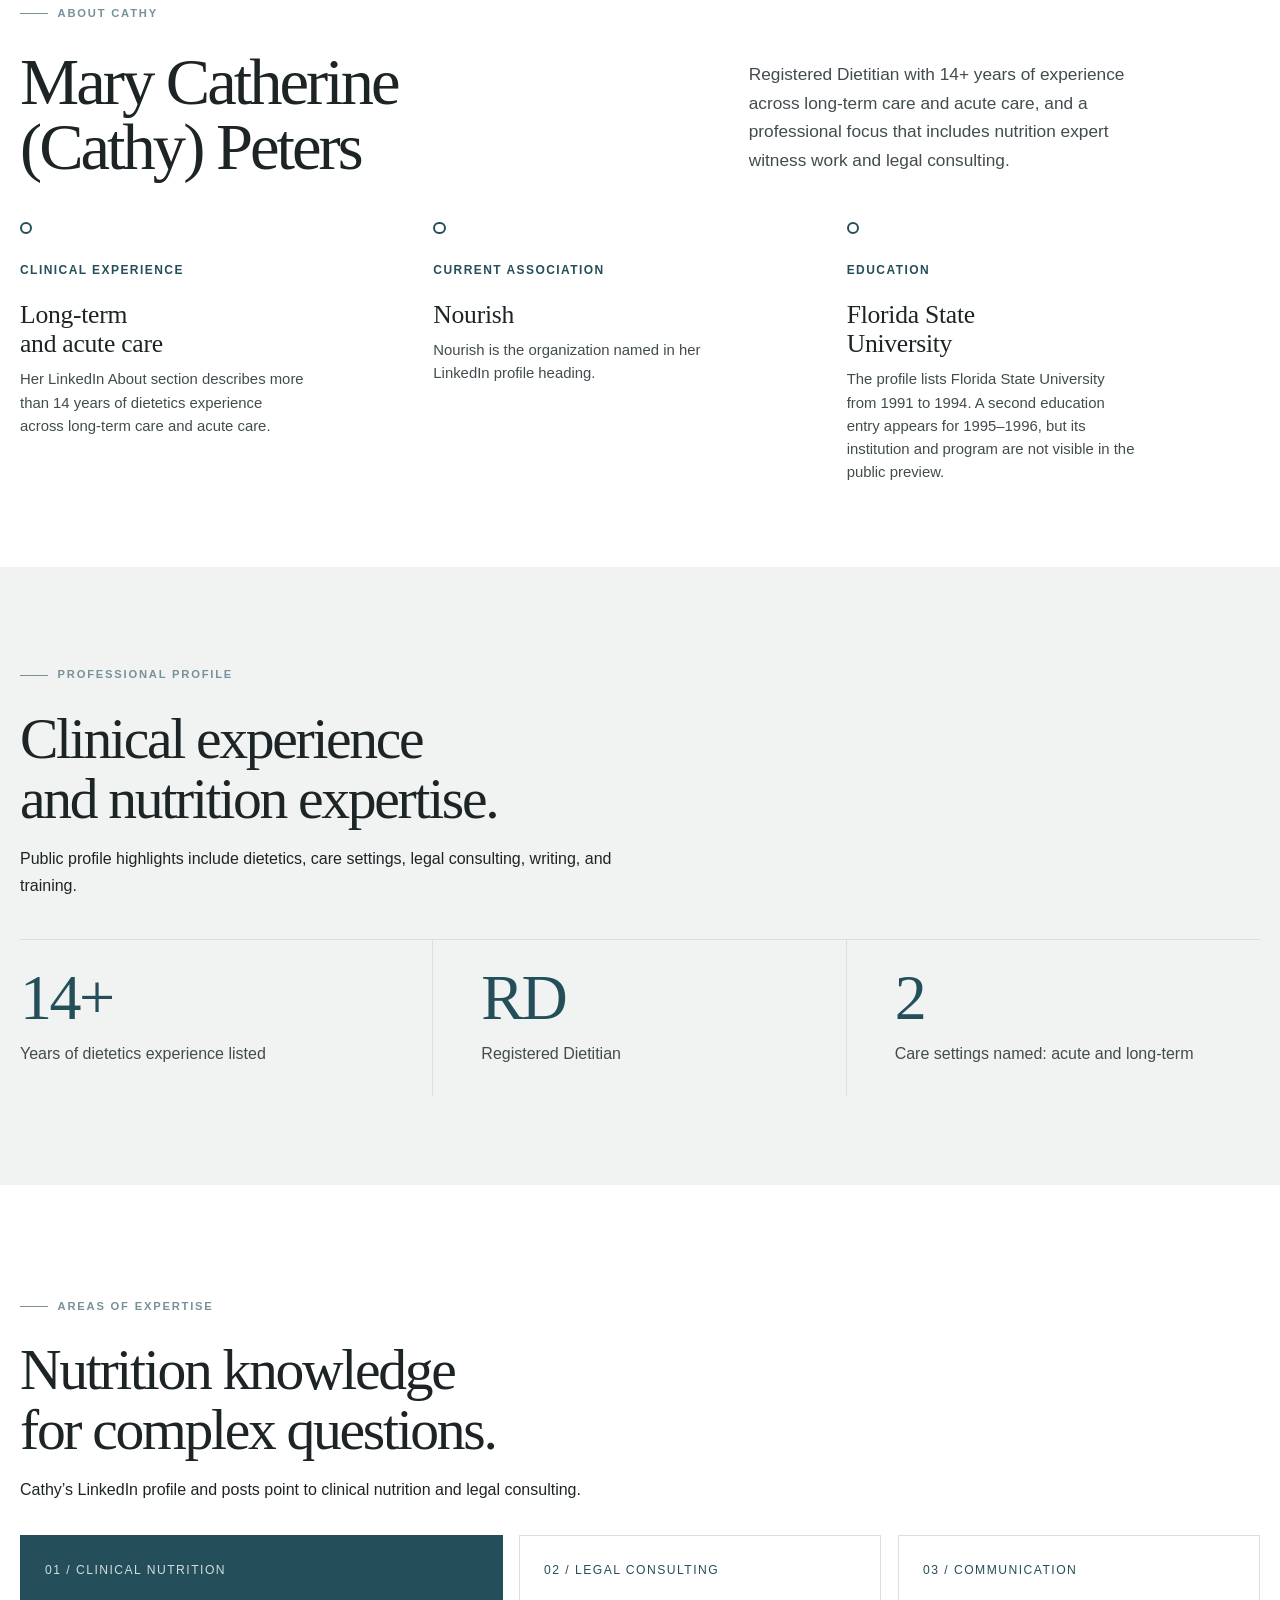
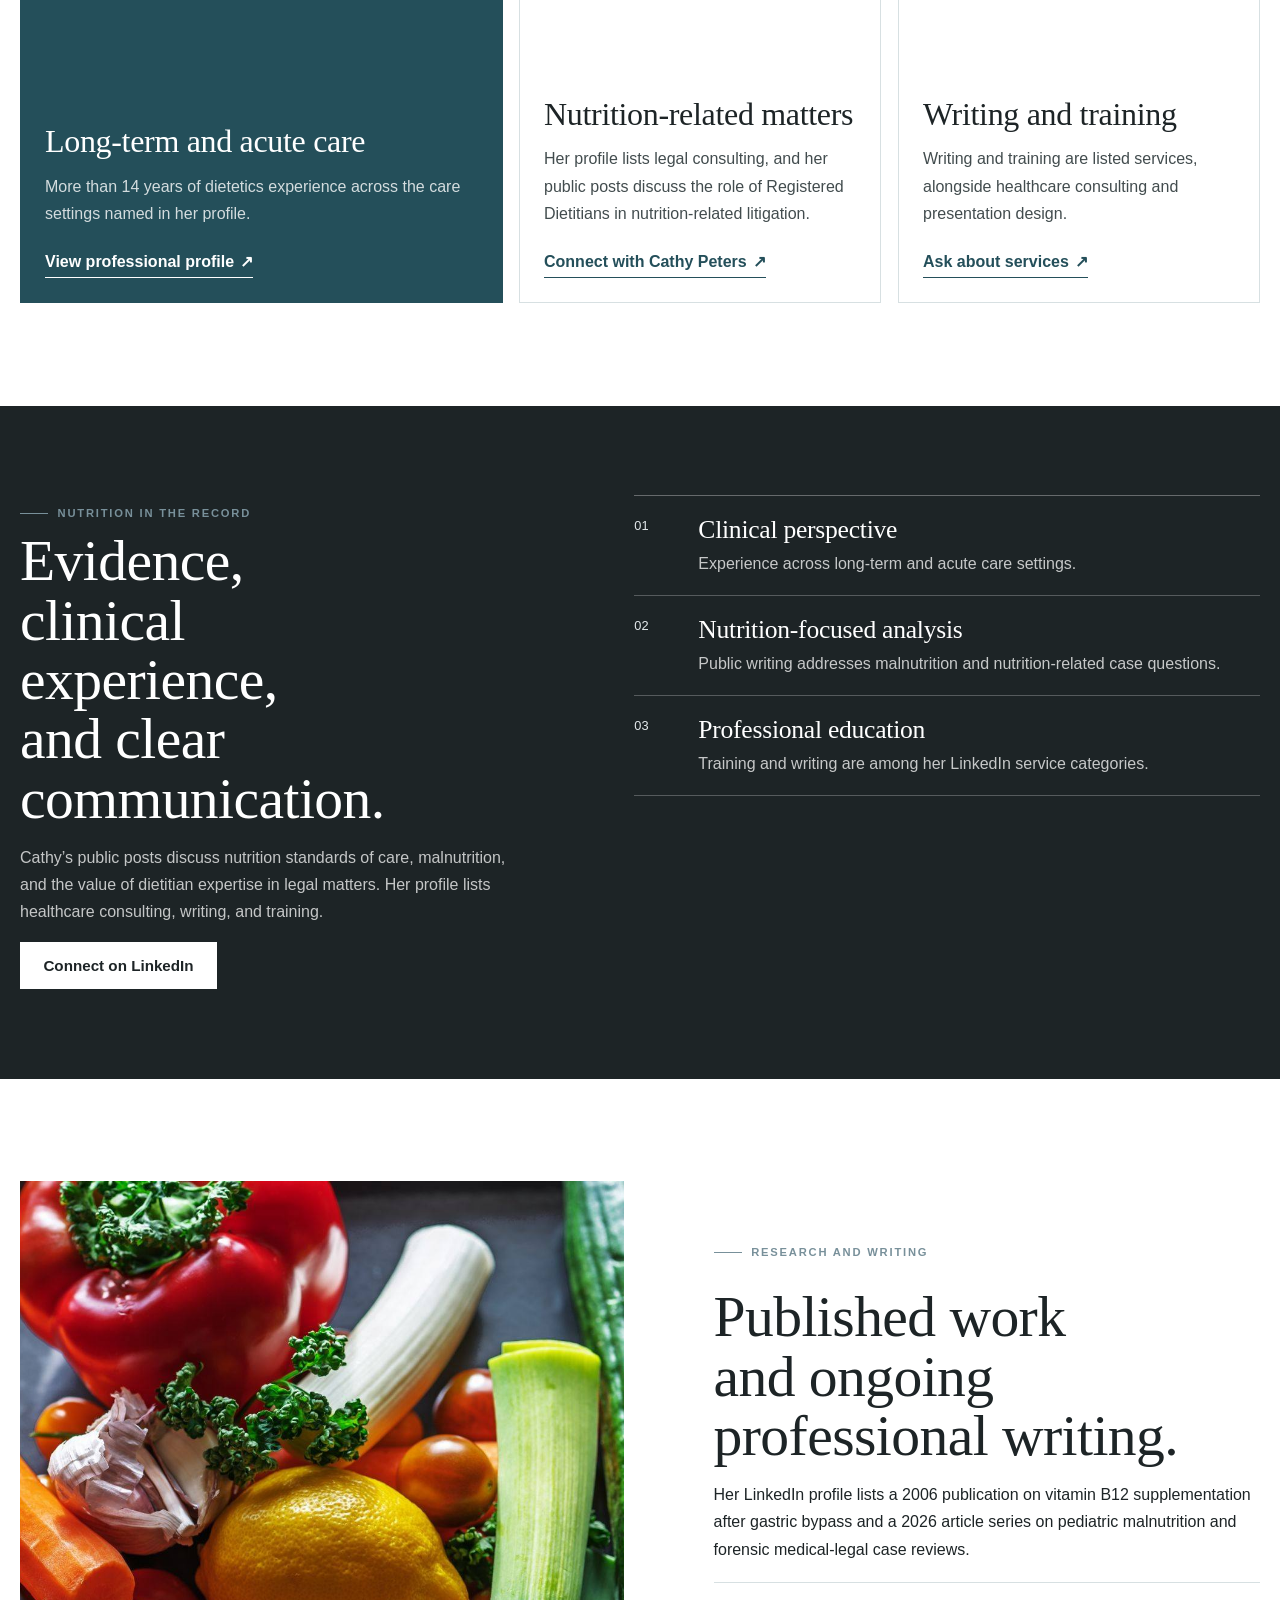
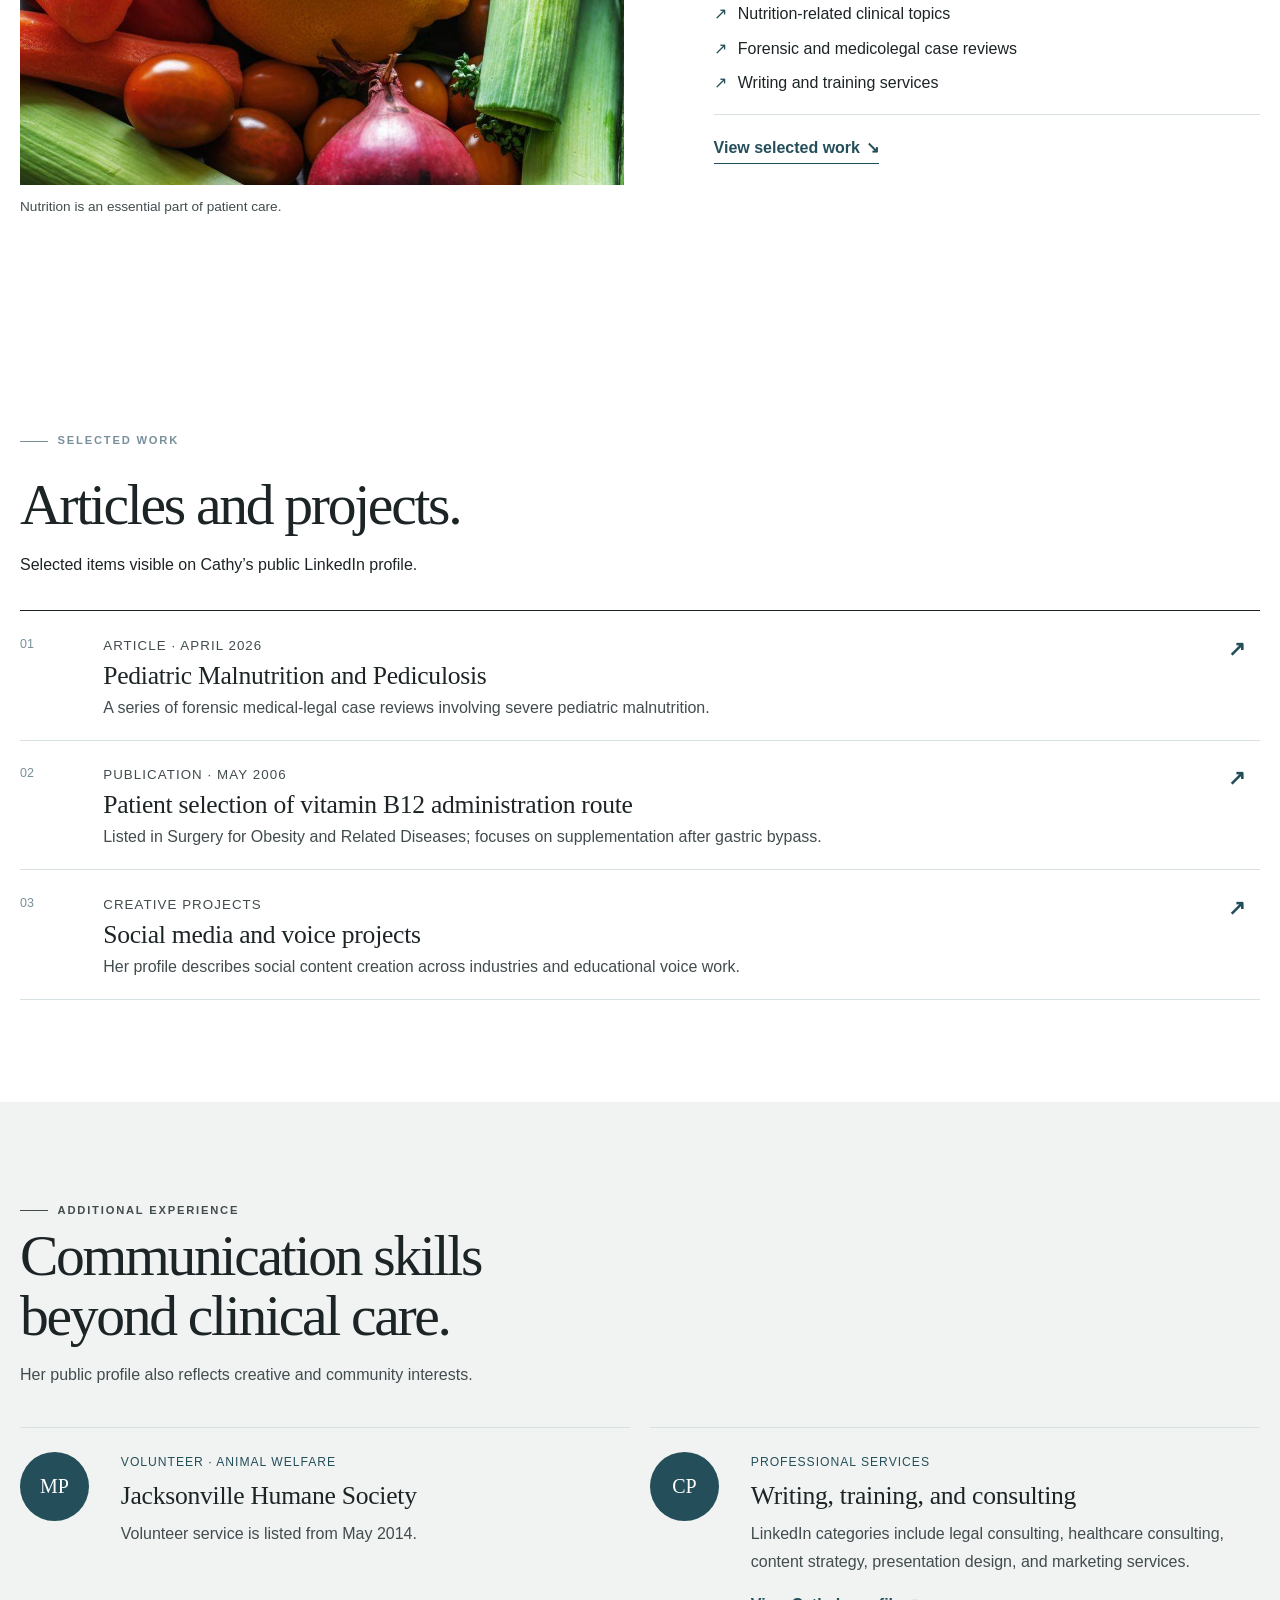
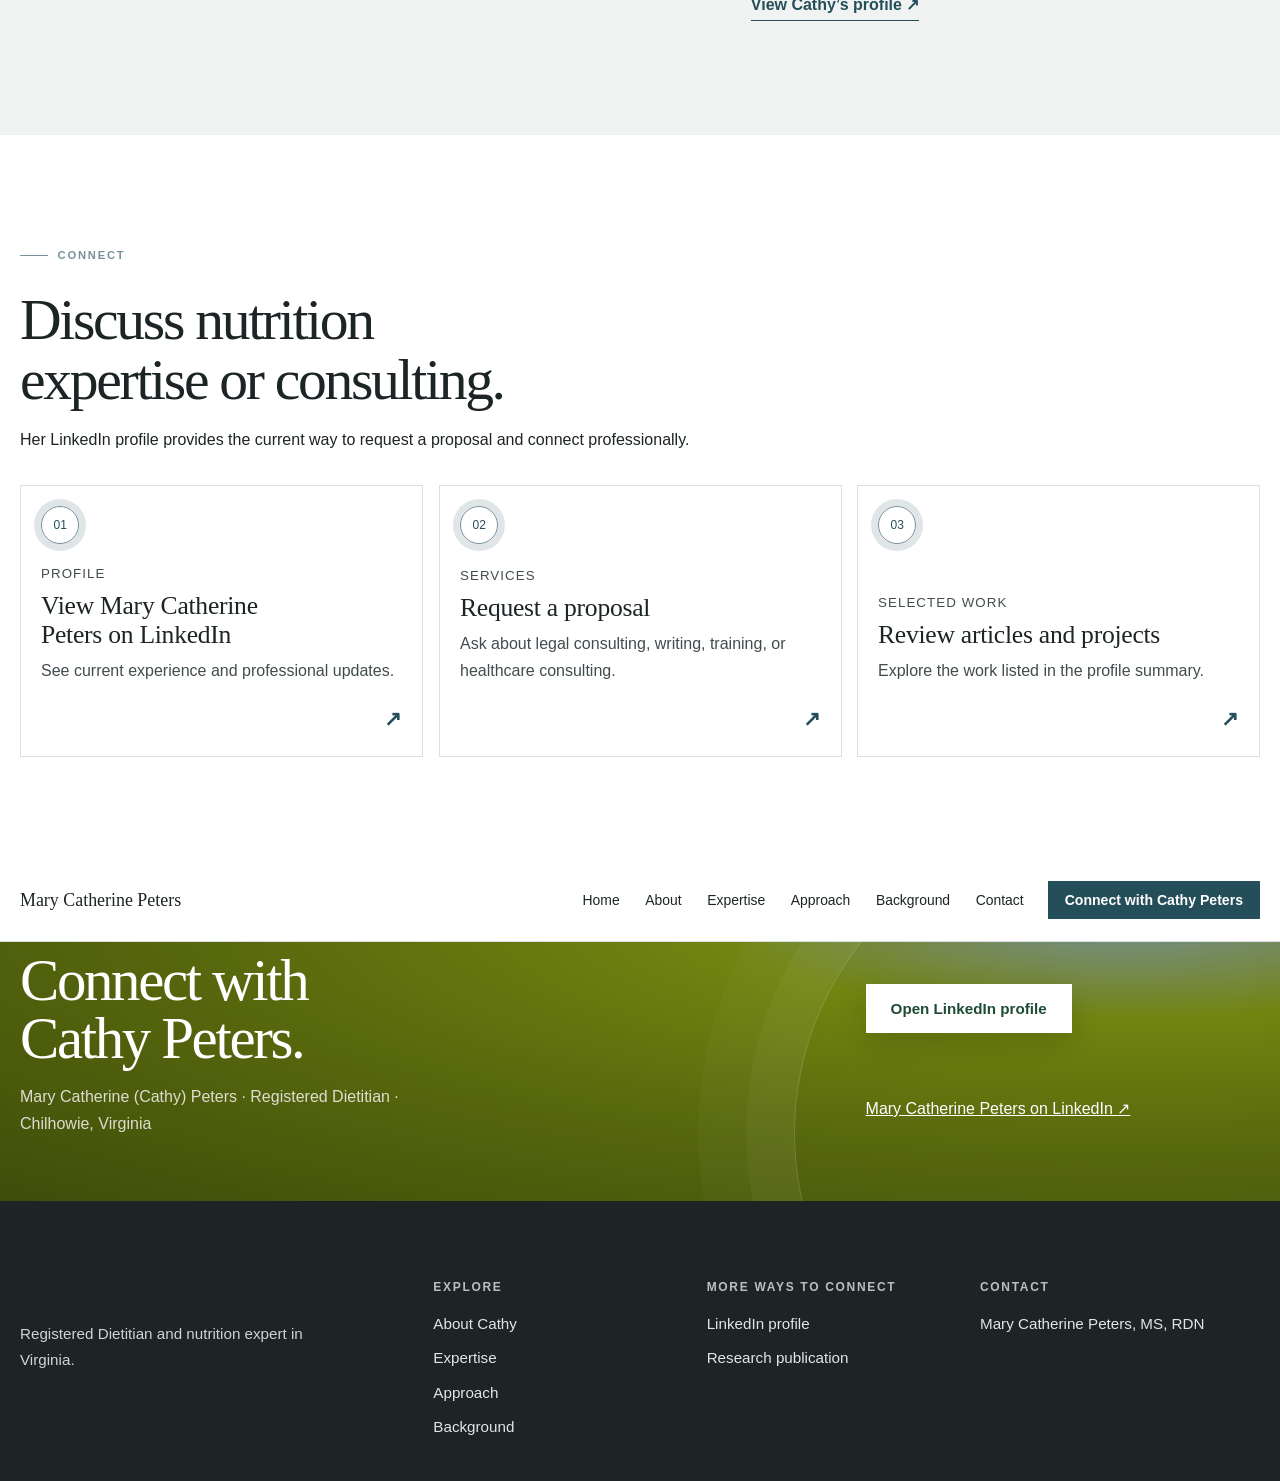
<file: contact.html>
<!DOCTYPE html><html lang="en"><head><meta charset="utf-8"><meta name="viewport" content="width=device-width, initial-scale=1"><meta http-equiv="refresh" content="0;url=index.html#contact"><title>Contact Cathy | Mary Catherine Peters</title></head><body><a href="index.html#contact">Continue to Contact Cathy</a></body></html>
</file>
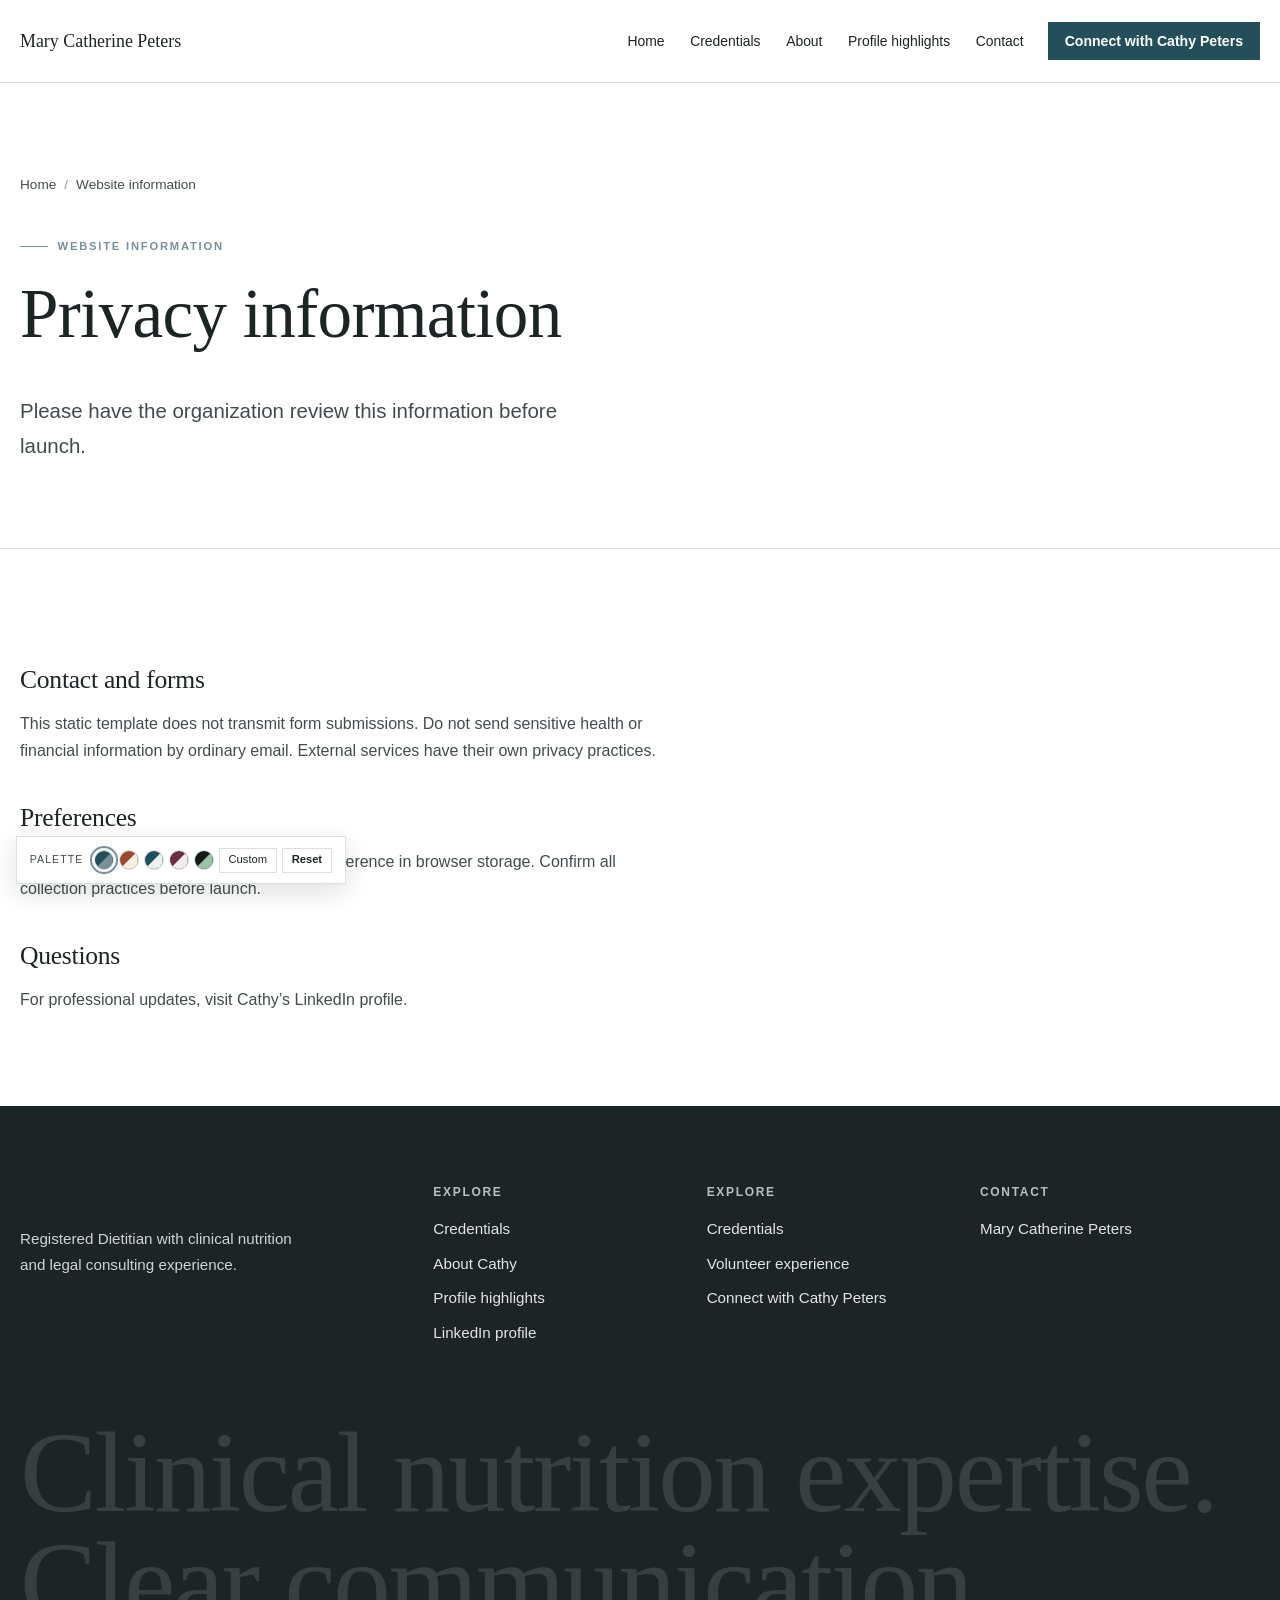
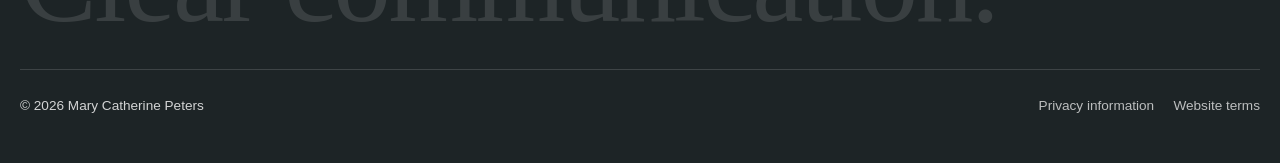
<file: privacy-policy.html>
<!DOCTYPE html><html lang="en" data-theme="sage"><head><meta charset="UTF-8"><meta name="viewport" content="width=device-width, initial-scale=1"><title>Privacy Information | Mary Catherine Peters</title><meta name="description" content="Privacy information for the Mary Catherine Peters website."><meta property="og:type" content="website"><meta property="og:site_name" content="Mary Catherine Peters"><meta property="og:title" content="Privacy Information | Mary Catherine Peters"><meta property="og:description" content="Privacy information for the Mary Catherine Peters website."><meta property="og:image" content="assets/hero.jpg"><meta name="theme-color" content="#244F5A"><link rel="icon" href="favicon.svg" type="image/svg+xml"><script src="theme-init.js"></script><link rel="preconnect" href="https://fonts.googleapis.com"><link rel="preconnect" href="https://fonts.gstatic.com" crossorigin><link rel="stylesheet" href="https://fonts.googleapis.com/css2?family=Instrument+Sans:wght@400;500;600&family=Newsreader:ital,opsz,wght@0,6..72,400;1,6..72,400&display=swap"><link rel="stylesheet" href="styles.css"><script type="application/ld+json">{"@context":"https://schema.org","@type":"WebPage","name":"Mary Catherine Peters","url":"https://www.linkedin.com/in/expertrd/"}</script></head><body class=""><a href="#main" class="skip-link">Skip to main content</a><header class="site-header"><div class="wrap header-inner"><a href="index.html" class="brand" aria-label="Mary Catherine Peters, home"><span class="brand-name">Mary Catherine Peters</span></a><nav class="main-nav" id="main-nav" aria-label="Primary"><ul class="nav-list"><li><a href="index.html">Home</a></li><li><a href="services.html">Credentials</a></li><li><a href="about.html">About</a></li><li><a href="resources.html">Profile highlights</a></li><li><a href="contact.html">Contact</a></li></ul><div class="mobile-only"><a href="https://www.linkedin.com/in/expertrd/" class="btn">Connect with Cathy Peters</a></div></nav><div class="header-tools"><a href="https://www.linkedin.com/in/expertrd/" class="btn btn-sm header-cta">Connect with Cathy Peters</a><button type="button" class="menu-toggle" aria-expanded="false" aria-controls="main-nav" aria-label="Open menu"><span></span></button></div></div></header><main id="main"><section class="page-hero"><div class="wrap"><nav class="crumbs"><ol><li><a href="index.html">Home</a></li><li>Website information</li></ol></nav><p class="kicker">Website information</p><h1 style="max-width:22ch">Privacy information</h1><p class="lead">Please have the organization review this information before launch.</p></div></section><section class="section-tight"><div class="wrap"><article class="legal"><h2>Contact and forms</h2><p>This static template does not transmit form submissions. Do not send sensitive health or financial information by ordinary email. External services have their own privacy practices.</p><h2>Preferences</h2><p>The theme control may store your display preference in browser storage. Confirm all collection practices before launch.</p><h2>Questions</h2><p>For professional updates, visit Cathy’s LinkedIn profile.</p></article></div></section></main><footer class="site-footer"><div class="wrap"><div class="footer-grid"><div><a href="index.html" class="brand" style="margin-bottom:1.2rem"><span class="brand-name">Mary Catherine Peters</span></a><p style="max-width:34ch;opacity:.8">Registered Dietitian with clinical nutrition and legal consulting experience.</p></div><div><h2>Explore</h2><ul><li><a href="services.html">Credentials</a></li><li><a href="about.html">About Cathy</a></li><li><a href="resources.html">Profile highlights</a></li><li><a href="https://www.linkedin.com/in/expertrd/">LinkedIn profile</a></li></ul></div><div><h2>Explore</h2><ul><li><a href="https://www.linkedin.com/in/expertrd/">Credentials</a></li><li><a href="https://www.linkedin.com/in/expertrd/">Volunteer experience</a></li><li><a href="https://www.linkedin.com/in/expertrd/">Connect with Cathy Peters</a></li></ul></div><div><h2>Contact</h2><address style="font-style:normal"><a href="https://www.linkedin.com/in/expertrd/">Mary Catherine Peters</a></address></div></div><p class="footer-word" aria-hidden="true">Clinical nutrition expertise. Clear communication.</p><div class="footer-bottom"><p>&copy; <span data-year>2026</span> Mary Catherine Peters</p><nav aria-label="Legal"><a href="privacy-policy.html">Privacy information</a><a href="terms.html">Website terms</a></nav></div></div></footer><div class="palette palette-dock" role="group" aria-label="Colour palette">
  <span class="palette-label">Palette</span>
  <div class="palette-swatches">
    <button type="button" class="swatch" data-set-theme="sage" aria-pressed="true" aria-label="Sage palette" title="Sage"></button>
    <button type="button" class="swatch" data-set-theme="clay" aria-pressed="false" aria-label="Clay palette" title="Clay"></button>
    <button type="button" class="swatch" data-set-theme="harbor" aria-pressed="false" aria-label="Harbor palette" title="Harbor"></button>
    <button type="button" class="swatch" data-set-theme="plum" aria-pressed="false" aria-label="Plum palette" title="Plum"></button>
    <button type="button" class="swatch" data-set-theme="night" aria-pressed="false" aria-label="Night palette" title="Night"></button>
    <button type="button" class="palette-custom-toggle" aria-expanded="false">Custom</button>
    <button type="button" class="palette-reset-default" data-reset-default-palette aria-label="Reset palette to default colors" title="Reset to default colors">Reset</button>
  </div>
  <div class="palette-custom-controls" hidden>
    <p class="palette-custom-title">Make your own palette</p>
    <label>Page background <input type="color" data-custom-color="bg" value="#FAFAF7"></label>
    <label>Text <input type="color" data-custom-color="ink" value="#000000"></label>
    <label>Accent <input type="color" data-custom-color="accent" value="#97798E"></label>
    <div class="palette-custom-actions"><button type="button" class="palette-apply" data-apply-custom-palette>Apply colors</button><button type="button" class="palette-reset" data-reset-custom-palette>Reset</button></div>
    <p class="palette-custom-help">For clear contrast, pair a light page with dark text or a dark page with light text.</p>
    <p class="palette-custom-status" role="status" aria-live="polite"></p>
  </div>
</div><script src="script.js" defer></script></body></html>
</file>
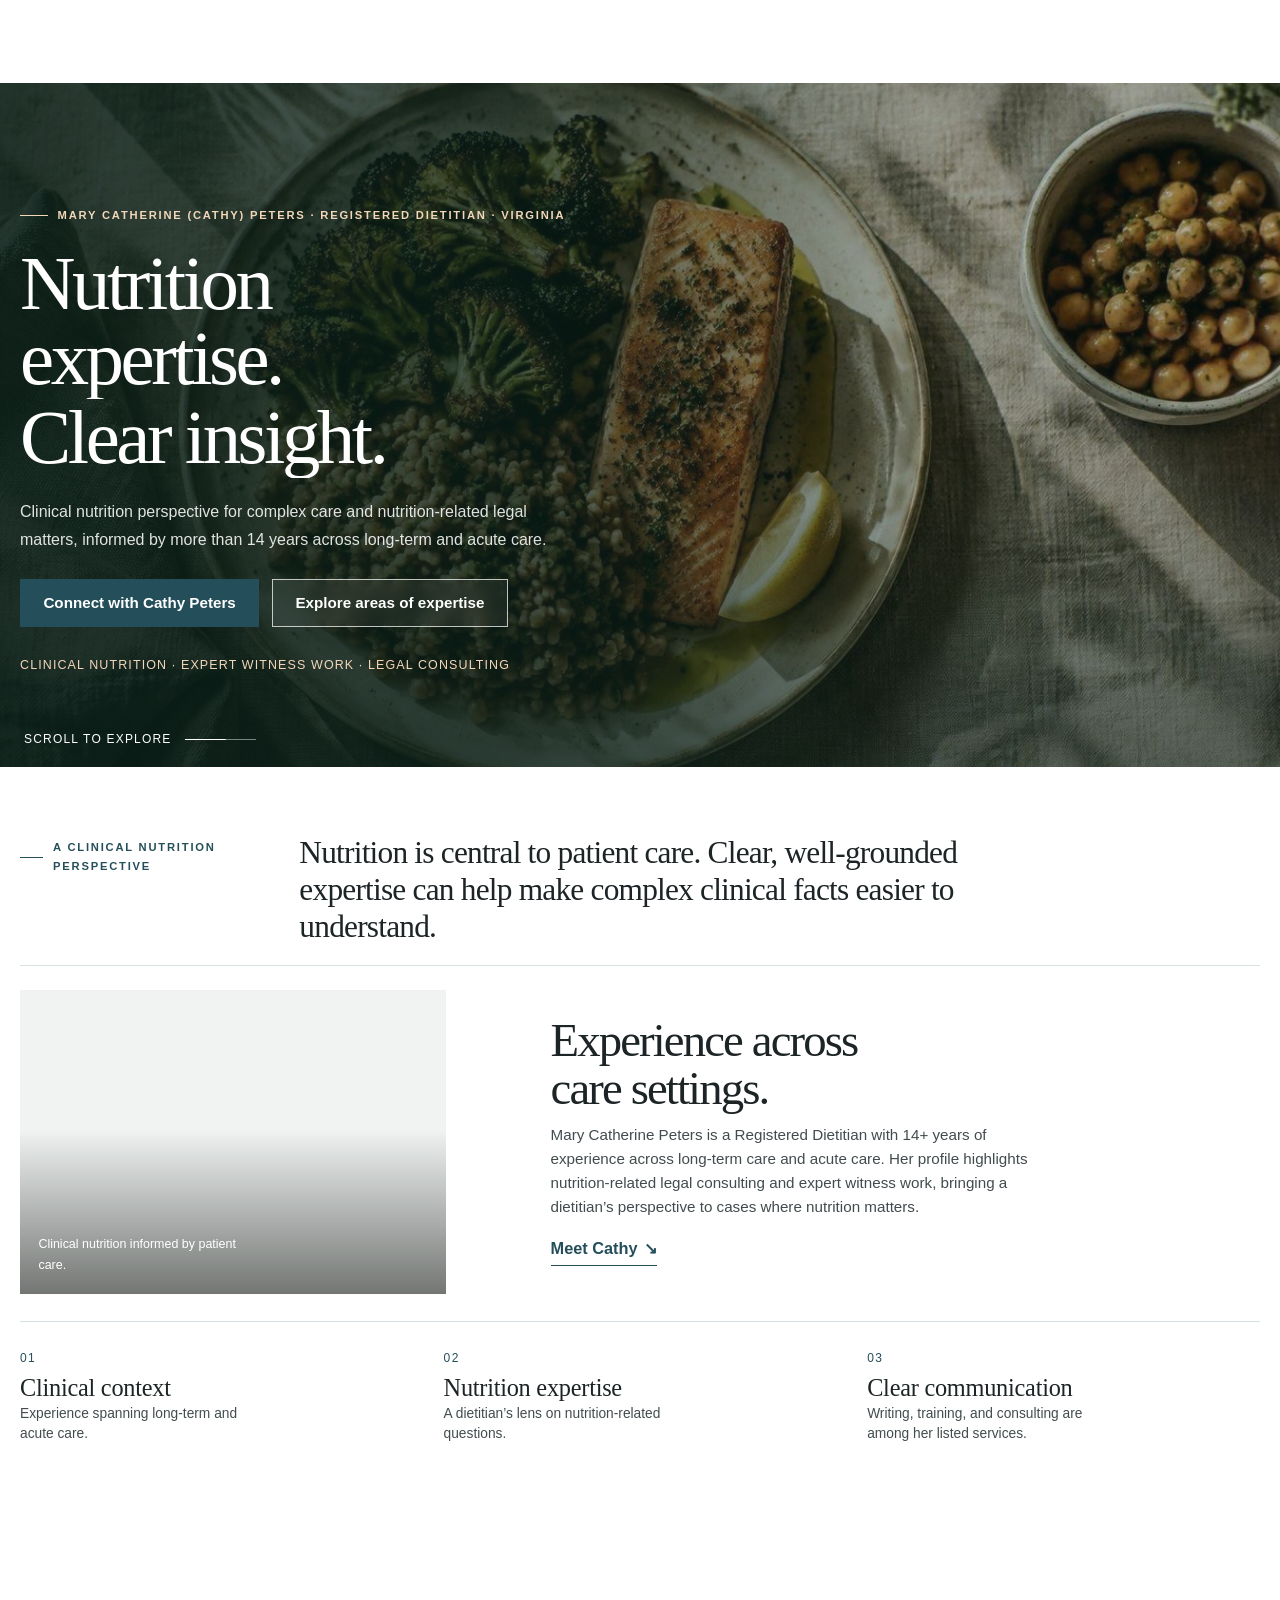
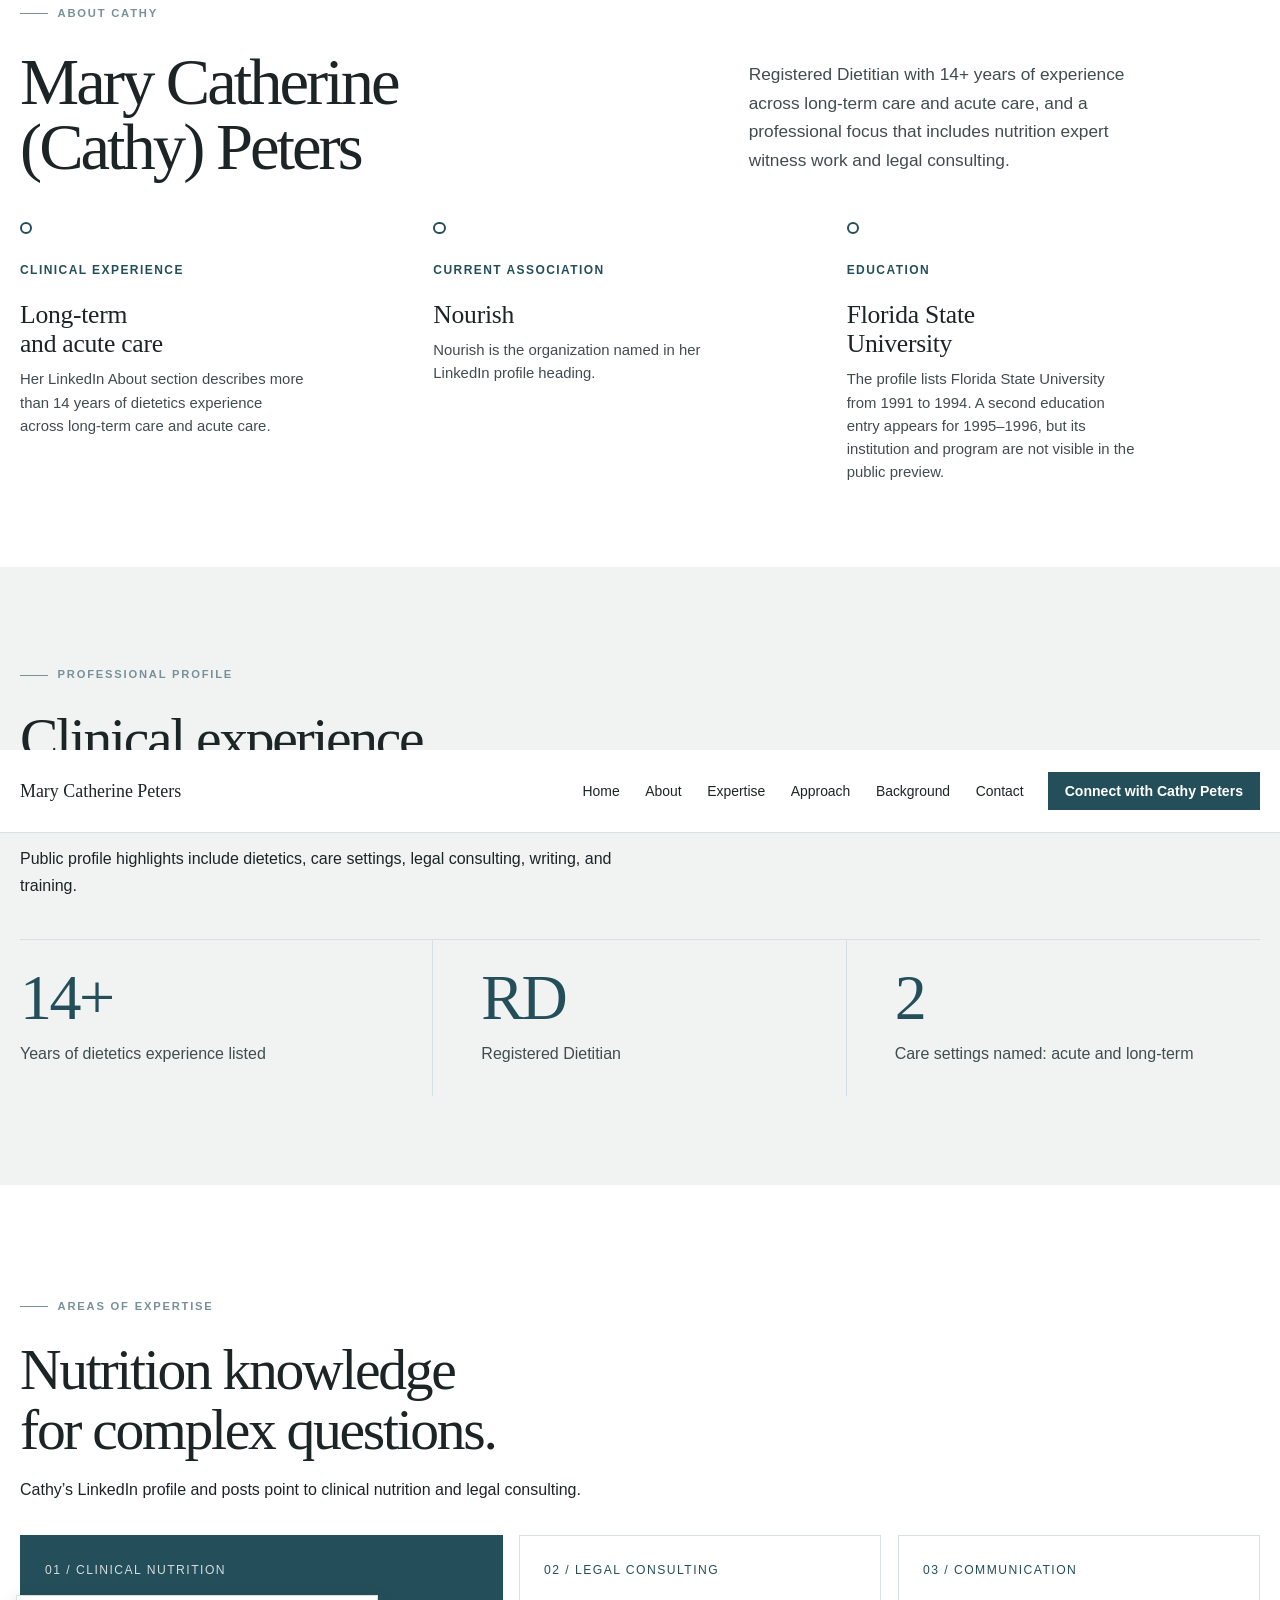
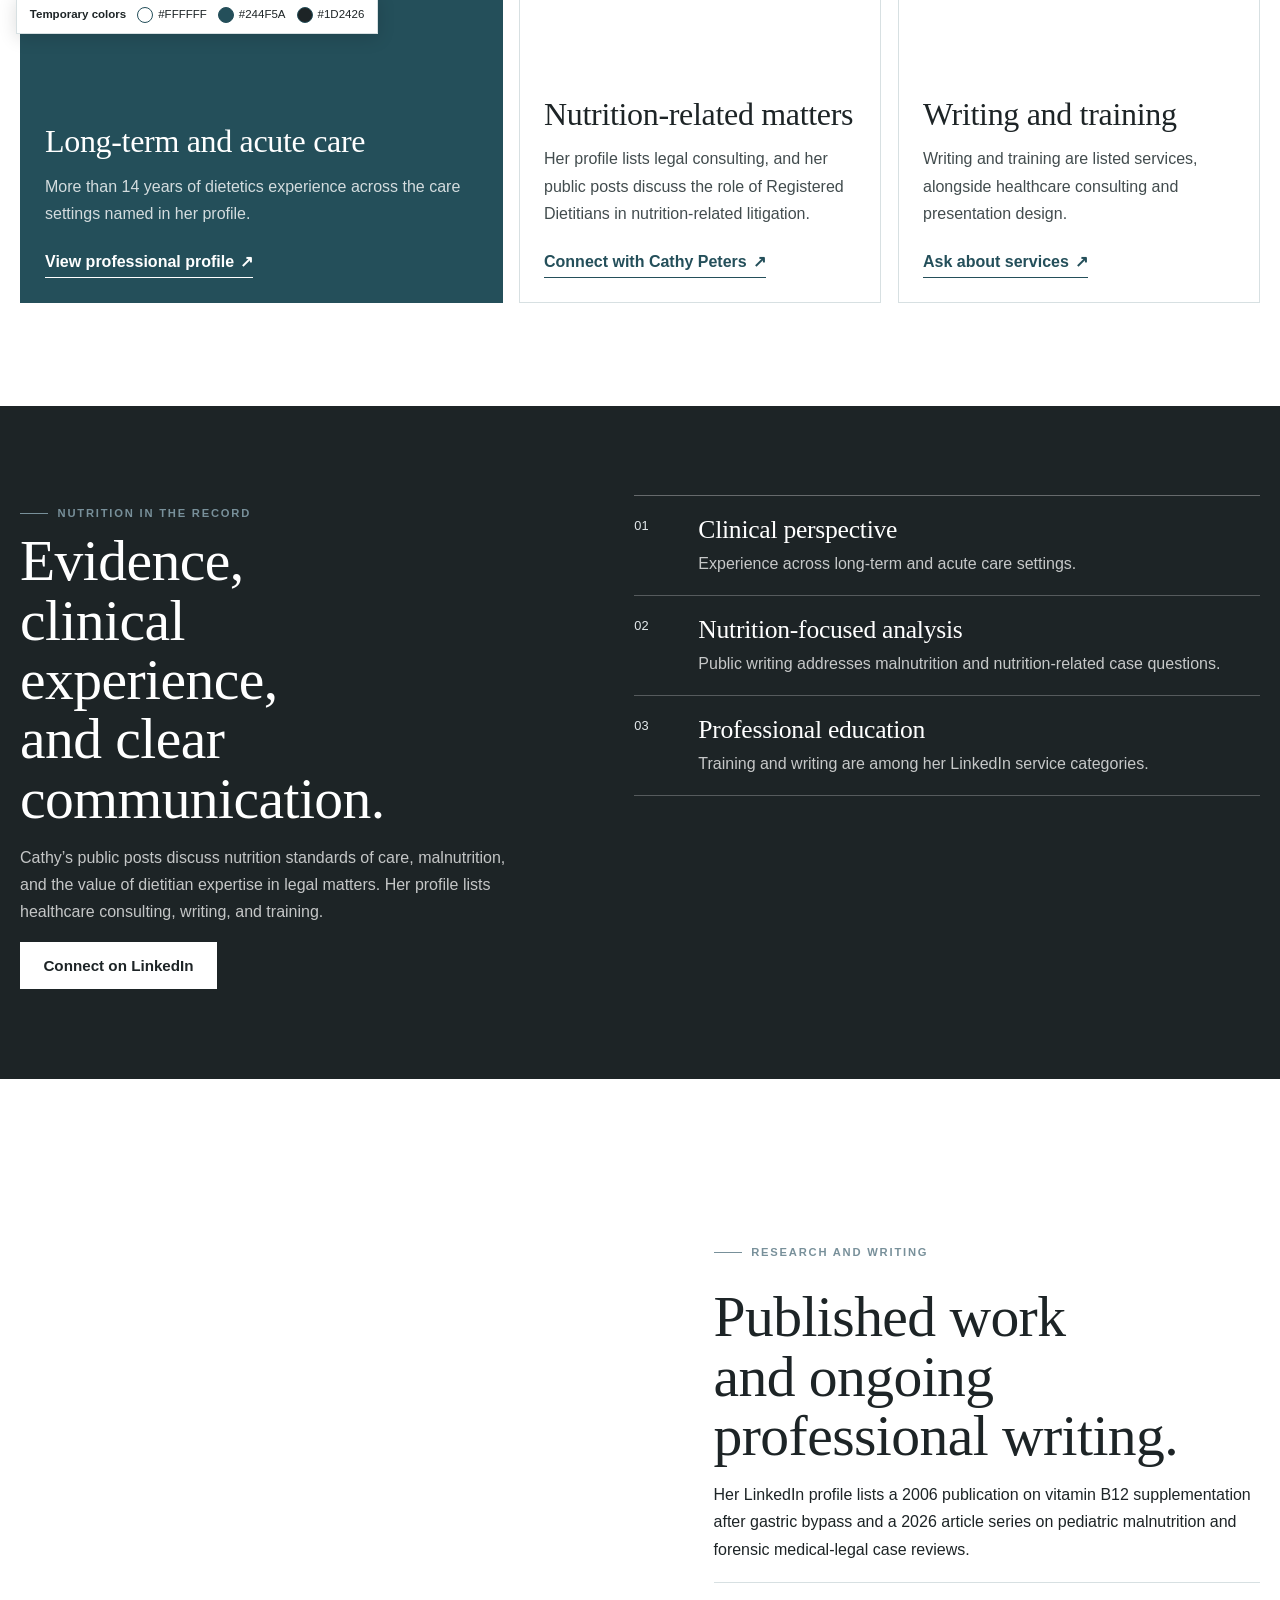
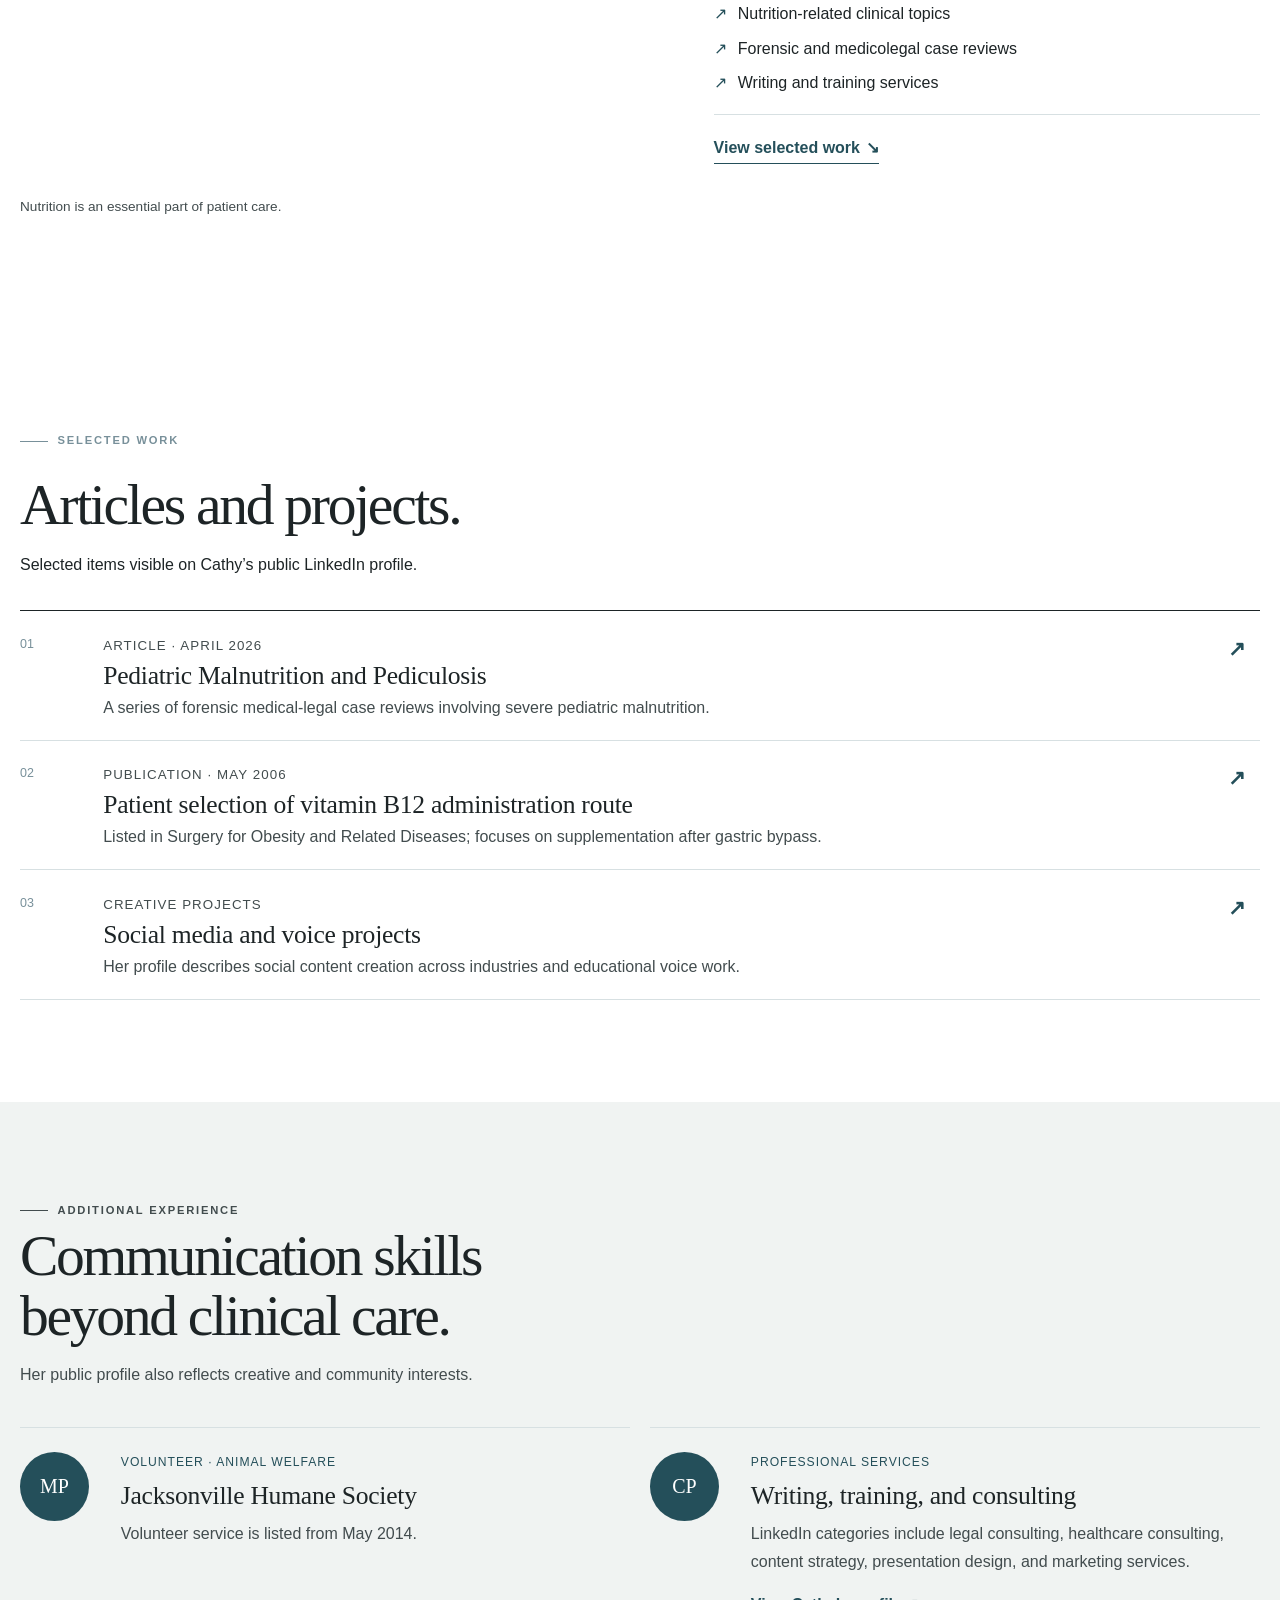
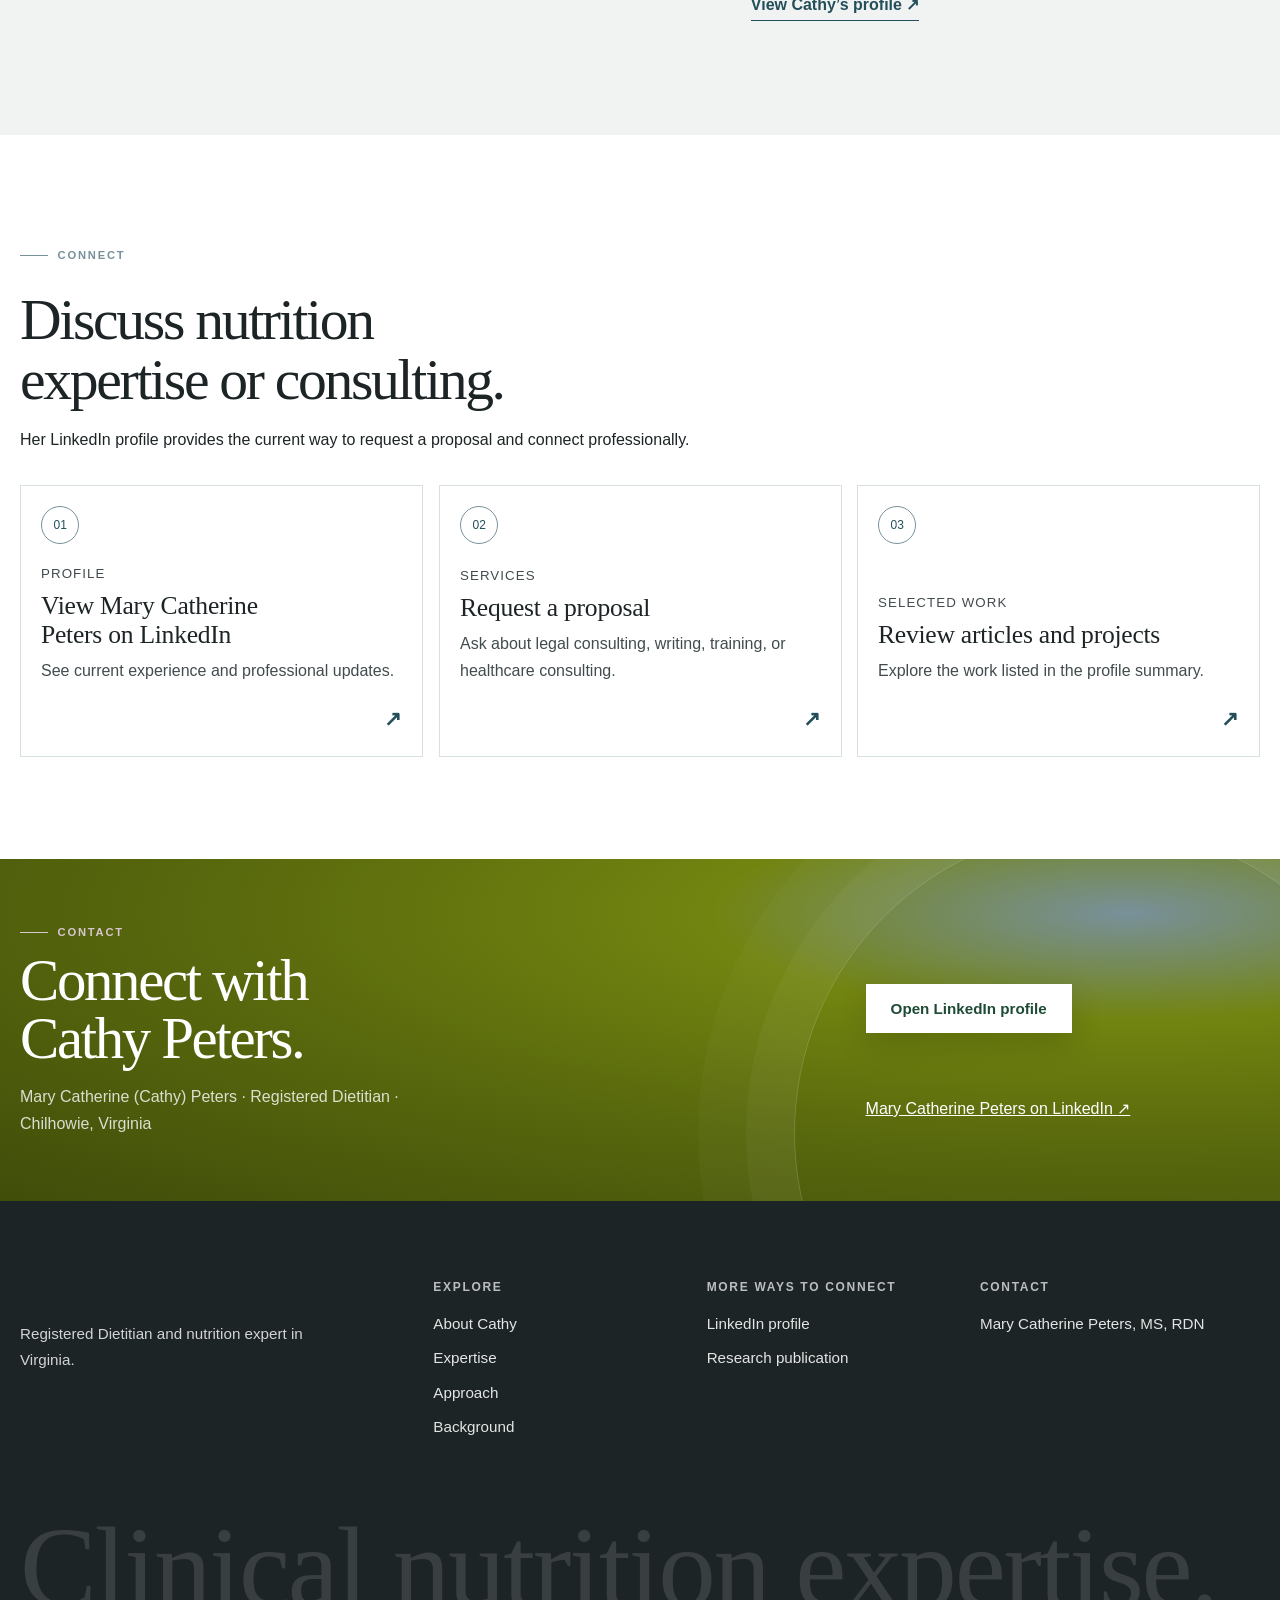
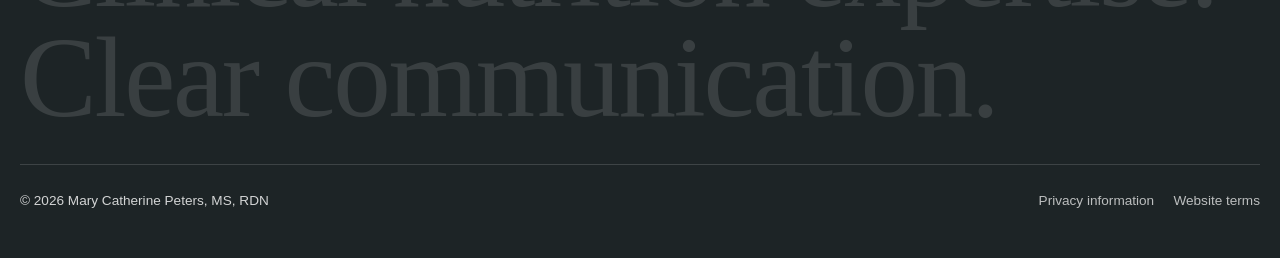
<file: resources.html>
<!DOCTYPE html><html lang="en"><head><meta charset="utf-8"><meta name="viewport" content="width=device-width, initial-scale=1"><meta http-equiv="refresh" content="0;url=index.html#resources"><title>Selected Work | Mary Catherine Peters</title></head><body><a href="index.html#resources">Continue to Selected Work</a></body></html>
</file>
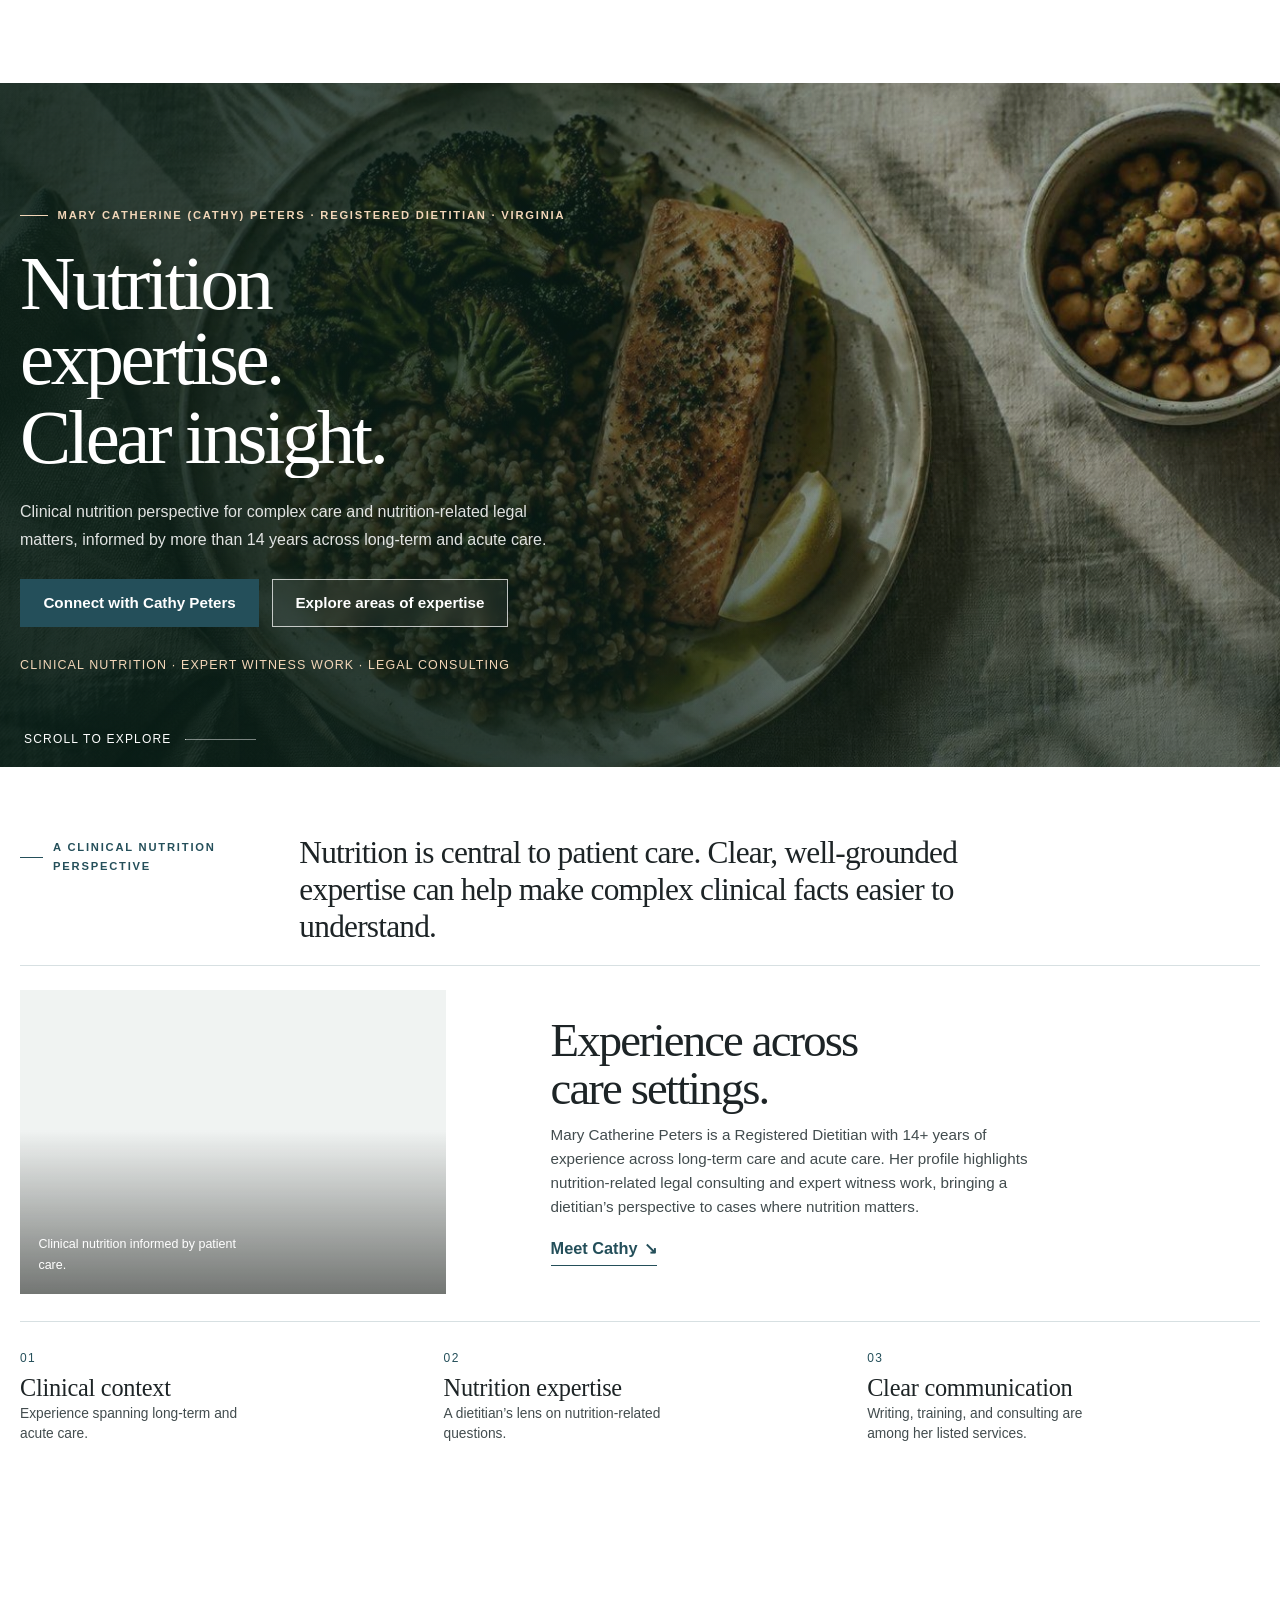
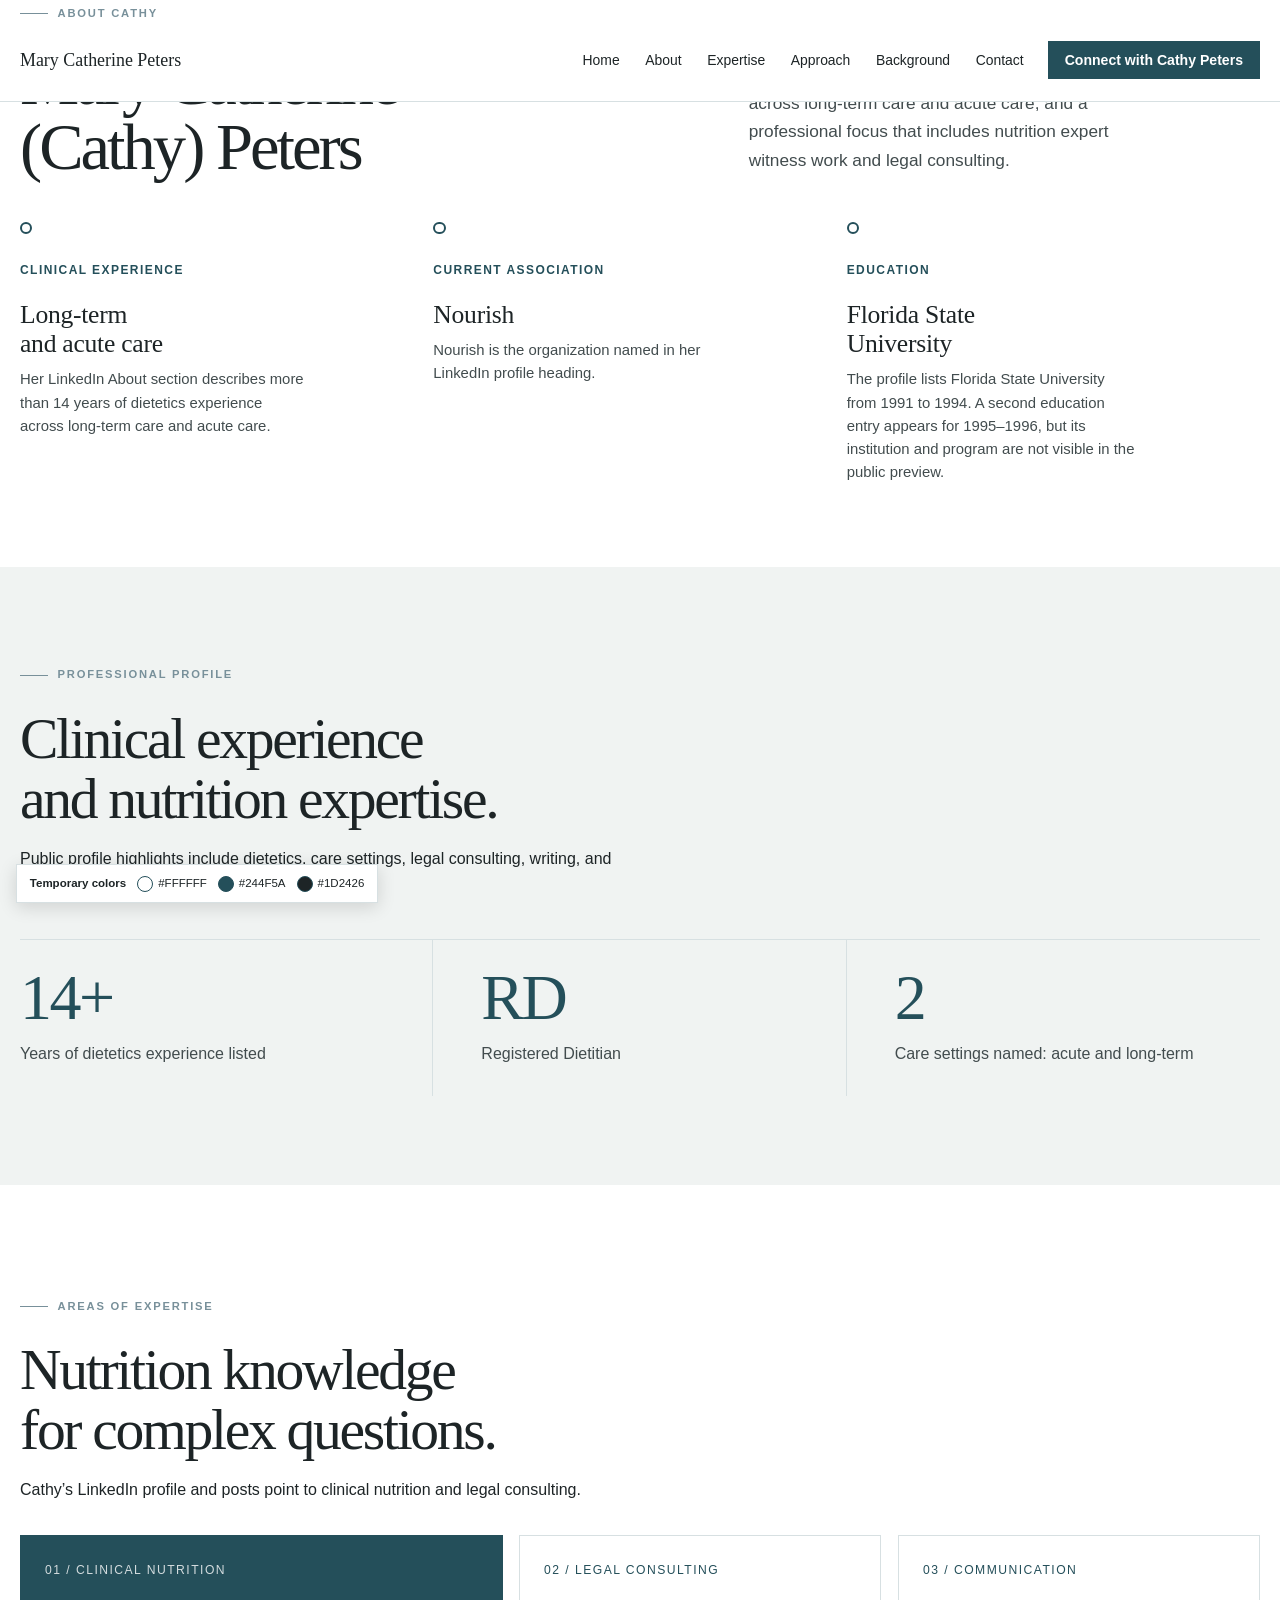
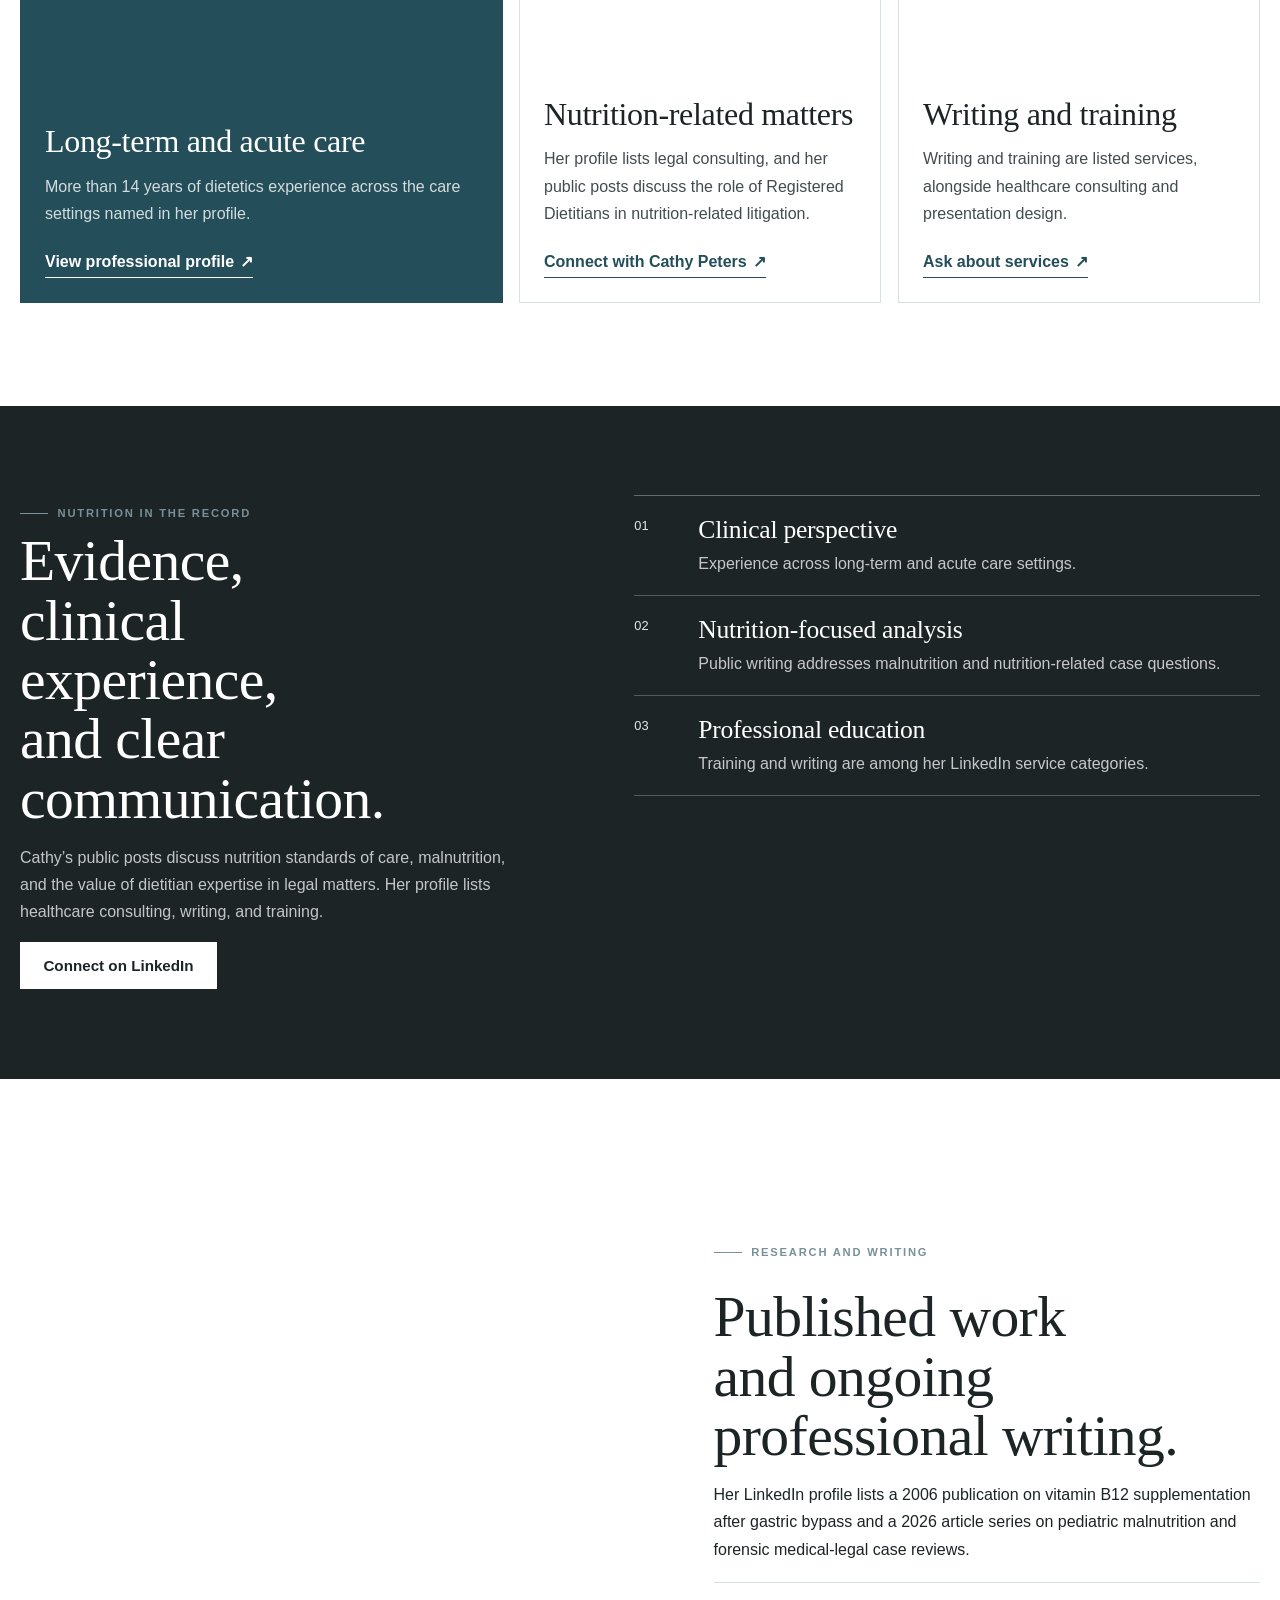
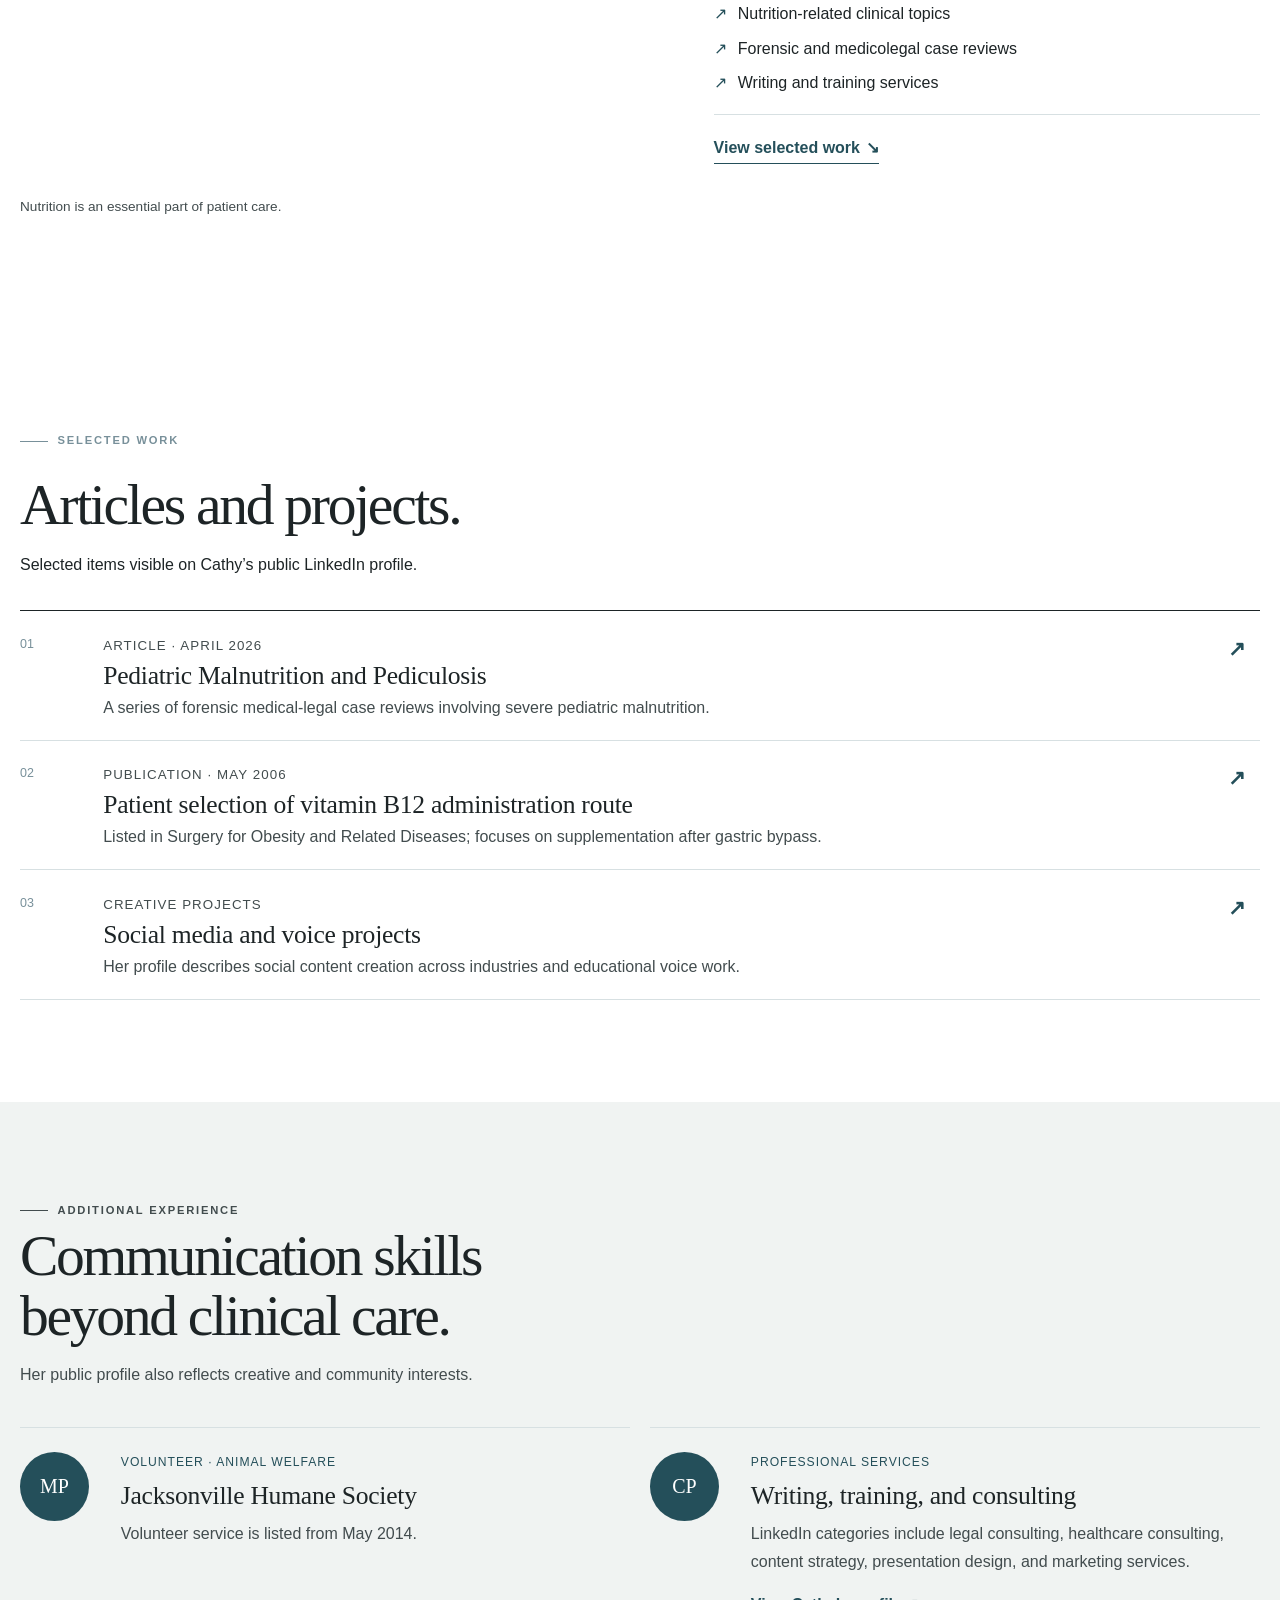
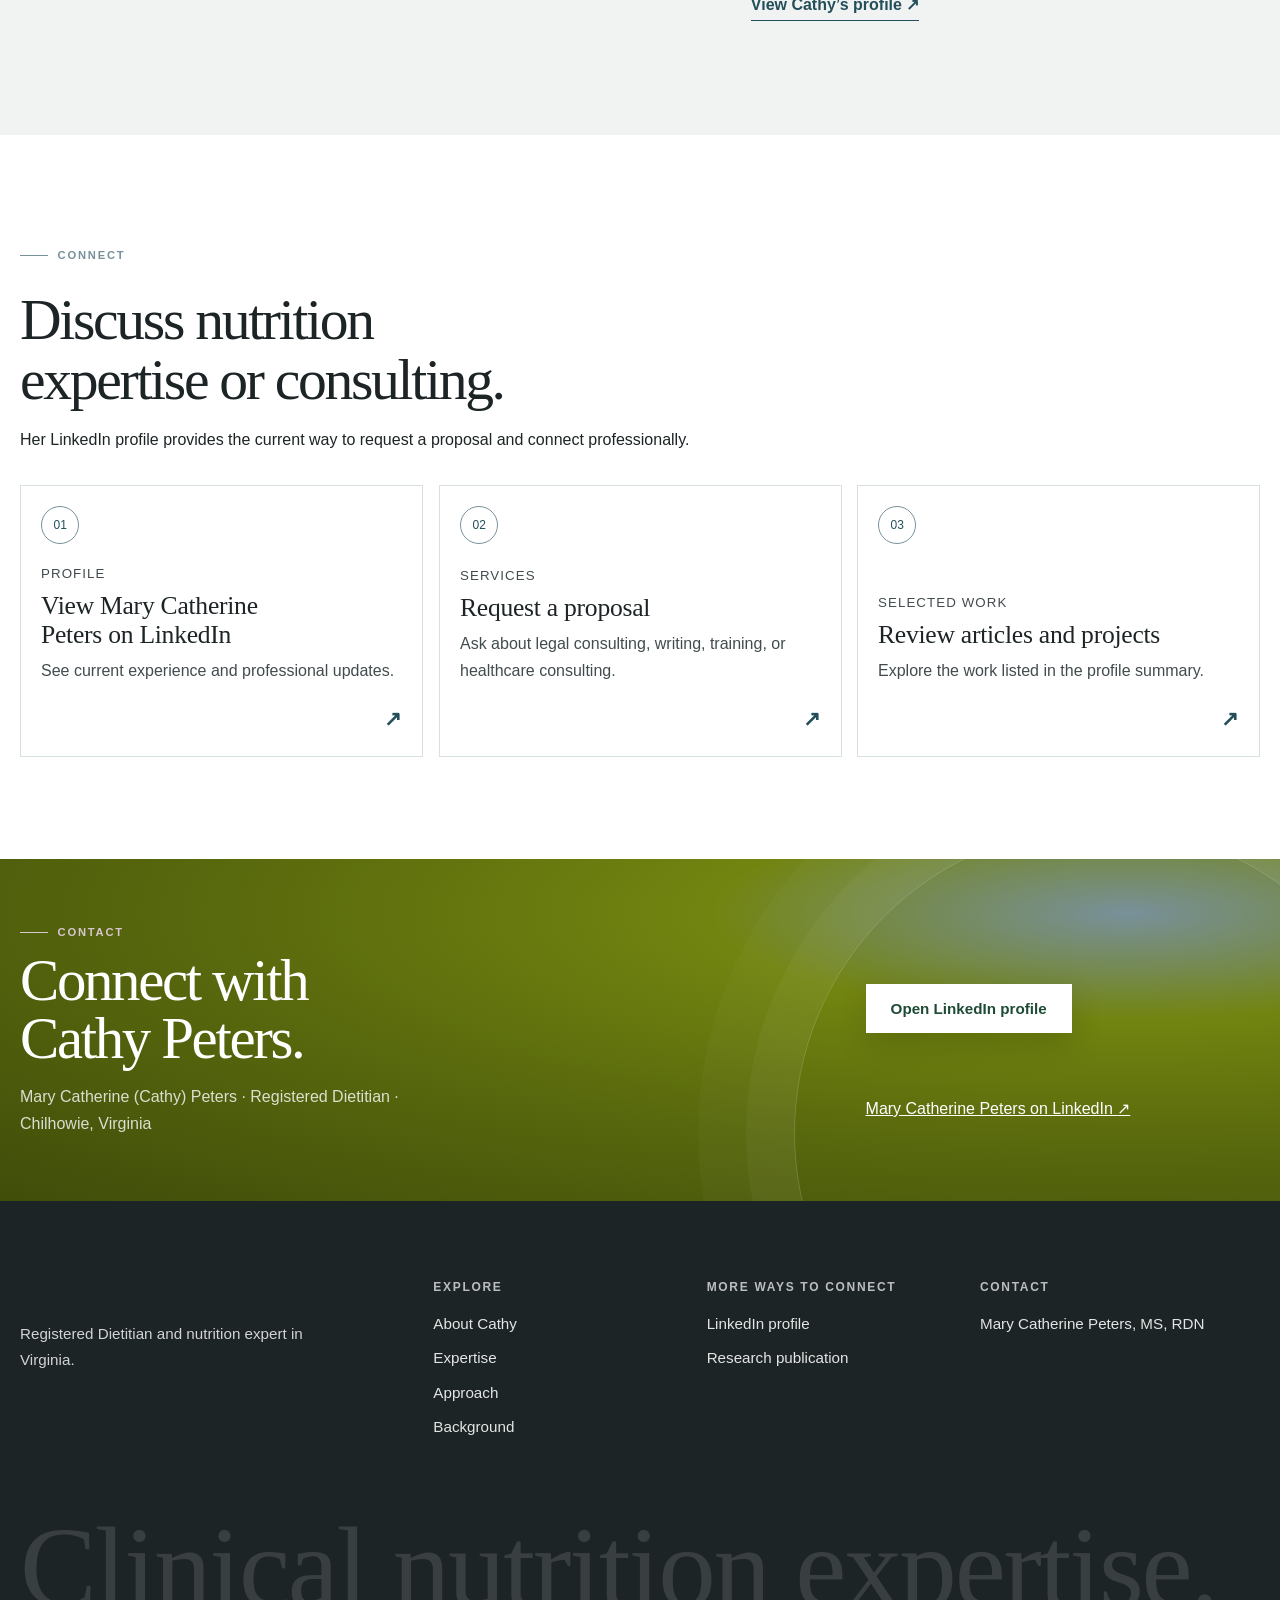
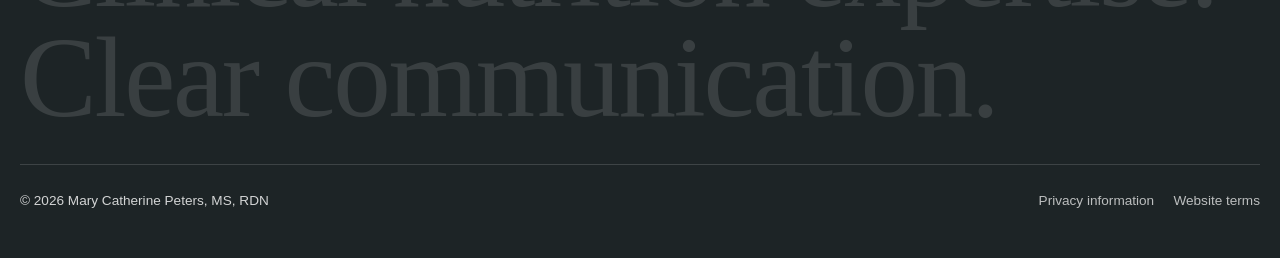
<file: services.html>
<!DOCTYPE html><html lang="en"><head><meta charset="utf-8"><meta name="viewport" content="width=device-width, initial-scale=1"><meta http-equiv="refresh" content="0;url=index.html#programs"><title>Areas of Expertise | Mary Catherine Peters</title></head><body><a href="index.html#programs">Continue to Areas of Expertise</a></body></html>
</file>
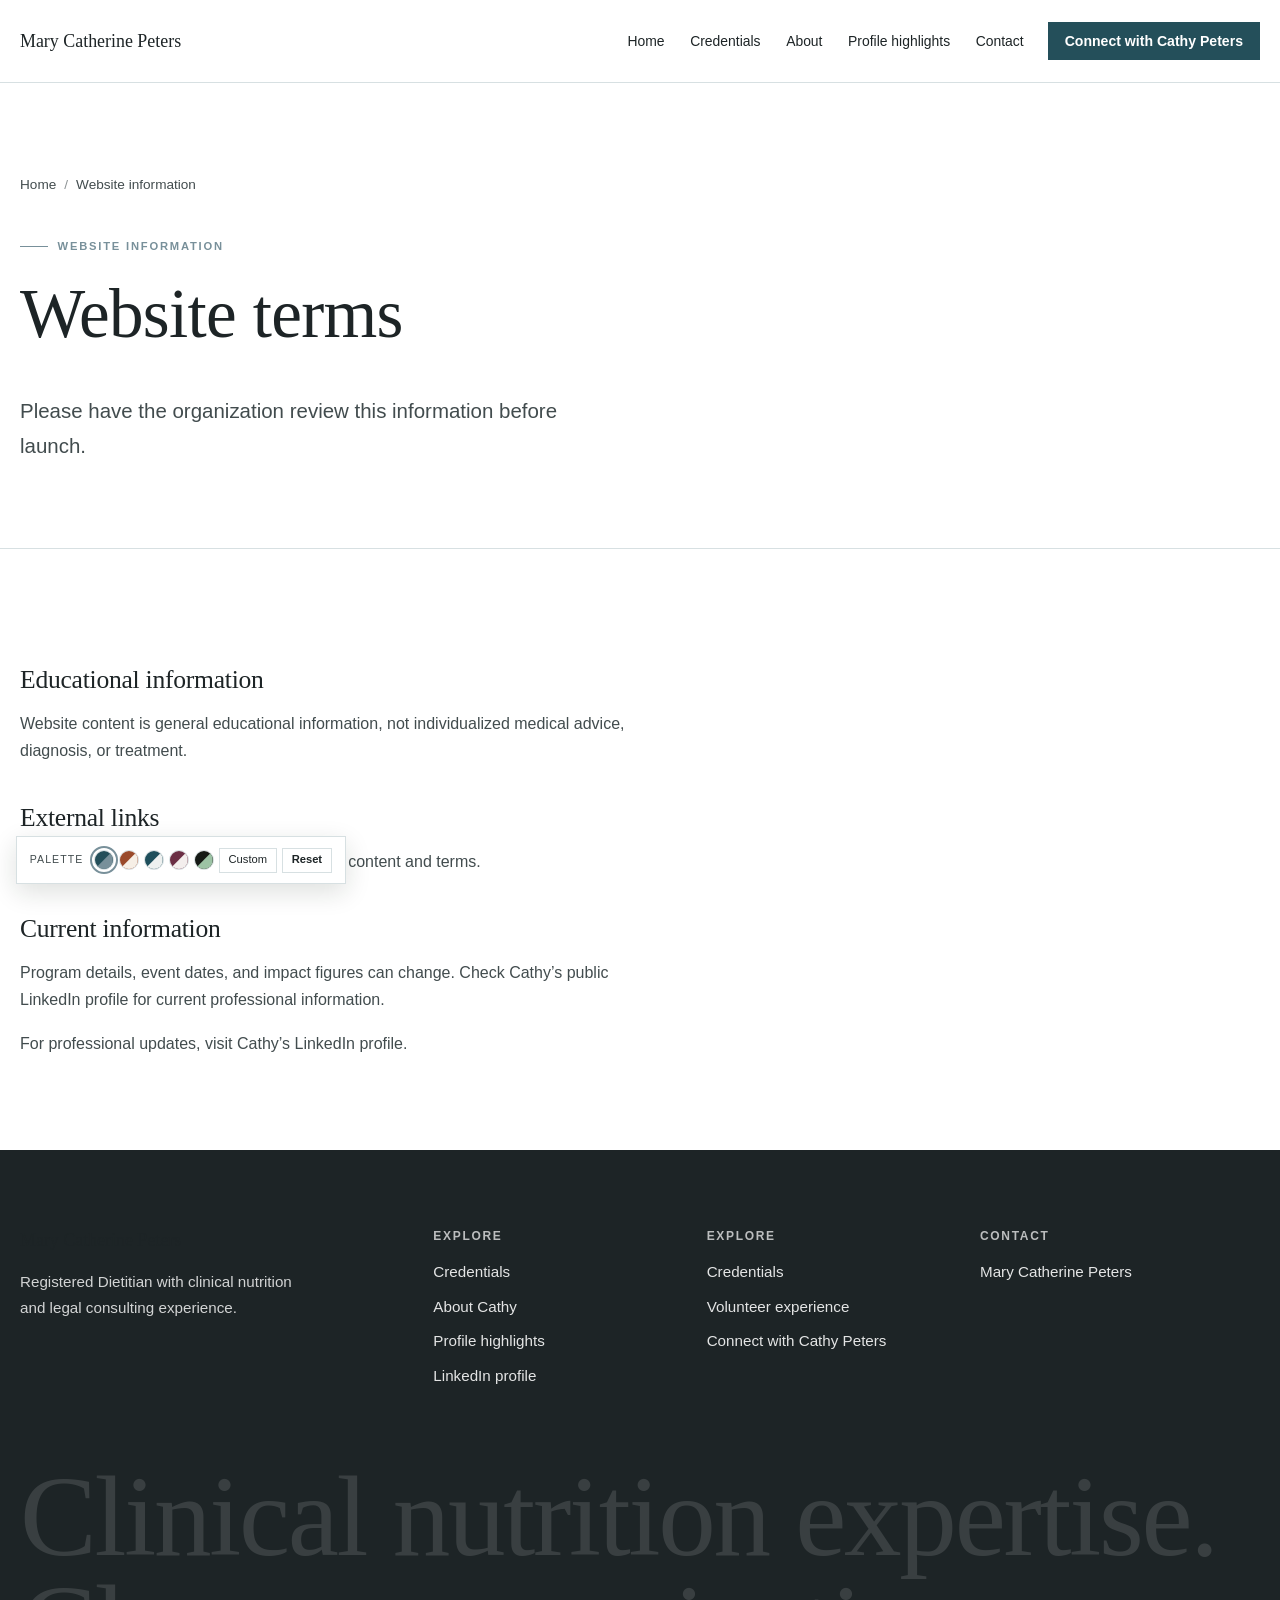
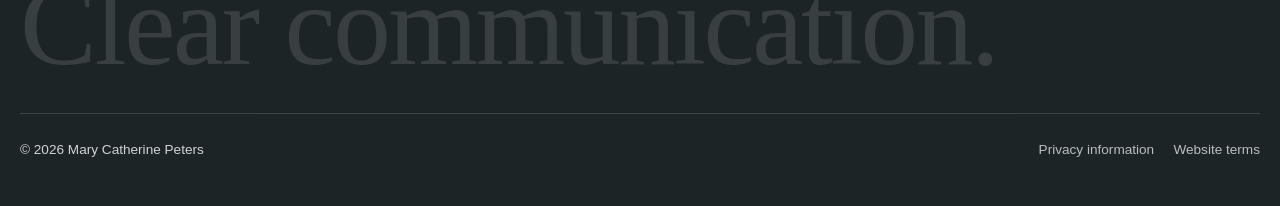
<file: terms.html>
<!DOCTYPE html><html lang="en" data-theme="sage"><head><meta charset="UTF-8"><meta name="viewport" content="width=device-width, initial-scale=1"><title>Website Terms | Mary Catherine Peters</title><meta name="description" content="General terms and educational content information for the Mary Catherine Peters website."><meta property="og:type" content="website"><meta property="og:site_name" content="Mary Catherine Peters"><meta property="og:title" content="Website Terms | Mary Catherine Peters"><meta property="og:description" content="General terms and educational content information for the Mary Catherine Peters website."><meta property="og:image" content="assets/hero.jpg"><meta name="theme-color" content="#244F5A"><link rel="icon" href="favicon.svg" type="image/svg+xml"><script src="theme-init.js"></script><link rel="preconnect" href="https://fonts.googleapis.com"><link rel="preconnect" href="https://fonts.gstatic.com" crossorigin><link rel="stylesheet" href="https://fonts.googleapis.com/css2?family=Instrument+Sans:wght@400;500;600&family=Newsreader:ital,opsz,wght@0,6..72,400;1,6..72,400&display=swap"><link rel="stylesheet" href="styles.css"><script type="application/ld+json">{"@context":"https://schema.org","@type":"WebPage","name":"Mary Catherine Peters","url":"https://www.linkedin.com/in/expertrd/"}</script></head><body class=""><a href="#main" class="skip-link">Skip to main content</a><header class="site-header"><div class="wrap header-inner"><a href="index.html" class="brand" aria-label="Mary Catherine Peters, home"><span class="brand-name">Mary Catherine Peters</span></a><nav class="main-nav" id="main-nav" aria-label="Primary"><ul class="nav-list"><li><a href="index.html">Home</a></li><li><a href="services.html">Credentials</a></li><li><a href="about.html">About</a></li><li><a href="resources.html">Profile highlights</a></li><li><a href="contact.html">Contact</a></li></ul><div class="mobile-only"><a href="https://www.linkedin.com/in/expertrd/" class="btn">Connect with Cathy Peters</a></div></nav><div class="header-tools"><a href="https://www.linkedin.com/in/expertrd/" class="btn btn-sm header-cta">Connect with Cathy Peters</a><button type="button" class="menu-toggle" aria-expanded="false" aria-controls="main-nav" aria-label="Open menu"><span></span></button></div></div></header><main id="main"><section class="page-hero"><div class="wrap"><nav class="crumbs"><ol><li><a href="index.html">Home</a></li><li>Website information</li></ol></nav><p class="kicker">Website information</p><h1 style="max-width:22ch">Website terms</h1><p class="lead">Please have the organization review this information before launch.</p></div></section><section class="section-tight"><div class="wrap"><article class="legal"><h2>Educational information</h2><p>Website content is general educational information, not individualized medical advice, diagnosis, or treatment.</p><h2>External links</h2><p>Linked services and pages maintain their own content and terms.</p><h2>Current information</h2><p>Program details, event dates, and impact figures can change. Check Cathy’s public LinkedIn profile for current professional information.</p><p>For professional updates, visit Cathy’s LinkedIn profile.</p></article></div></section></main><footer class="site-footer"><div class="wrap"><div class="footer-grid"><div><a href="index.html" class="brand" style="margin-bottom:1.2rem"><span class="brand-name">Mary Catherine Peters</span></a><p style="max-width:34ch;opacity:.8">Registered Dietitian with clinical nutrition and legal consulting experience.</p></div><div><h2>Explore</h2><ul><li><a href="services.html">Credentials</a></li><li><a href="about.html">About Cathy</a></li><li><a href="resources.html">Profile highlights</a></li><li><a href="https://www.linkedin.com/in/expertrd/">LinkedIn profile</a></li></ul></div><div><h2>Explore</h2><ul><li><a href="https://www.linkedin.com/in/expertrd/">Credentials</a></li><li><a href="https://www.linkedin.com/in/expertrd/">Volunteer experience</a></li><li><a href="https://www.linkedin.com/in/expertrd/">Connect with Cathy Peters</a></li></ul></div><div><h2>Contact</h2><address style="font-style:normal"><a href="https://www.linkedin.com/in/expertrd/">Mary Catherine Peters</a></address></div></div><p class="footer-word" aria-hidden="true">Clinical nutrition expertise. Clear communication.</p><div class="footer-bottom"><p>&copy; <span data-year>2026</span> Mary Catherine Peters</p><nav aria-label="Legal"><a href="privacy-policy.html">Privacy information</a><a href="terms.html">Website terms</a></nav></div></div></footer><div class="palette palette-dock" role="group" aria-label="Colour palette">
  <span class="palette-label">Palette</span>
  <div class="palette-swatches">
    <button type="button" class="swatch" data-set-theme="sage" aria-pressed="true" aria-label="Sage palette" title="Sage"></button>
    <button type="button" class="swatch" data-set-theme="clay" aria-pressed="false" aria-label="Clay palette" title="Clay"></button>
    <button type="button" class="swatch" data-set-theme="harbor" aria-pressed="false" aria-label="Harbor palette" title="Harbor"></button>
    <button type="button" class="swatch" data-set-theme="plum" aria-pressed="false" aria-label="Plum palette" title="Plum"></button>
    <button type="button" class="swatch" data-set-theme="night" aria-pressed="false" aria-label="Night palette" title="Night"></button>
    <button type="button" class="palette-custom-toggle" aria-expanded="false">Custom</button>
    <button type="button" class="palette-reset-default" data-reset-default-palette aria-label="Reset palette to default colors" title="Reset to default colors">Reset</button>
  </div>
  <div class="palette-custom-controls" hidden>
    <p class="palette-custom-title">Make your own palette</p>
    <label>Page background <input type="color" data-custom-color="bg" value="#FAFAF7"></label>
    <label>Text <input type="color" data-custom-color="ink" value="#000000"></label>
    <label>Accent <input type="color" data-custom-color="accent" value="#97798E"></label>
    <div class="palette-custom-actions"><button type="button" class="palette-apply" data-apply-custom-palette>Apply colors</button><button type="button" class="palette-reset" data-reset-custom-palette>Reset</button></div>
    <p class="palette-custom-help">For clear contrast, pair a light page with dark text or a dark page with light text.</p>
    <p class="palette-custom-status" role="status" aria-live="polite"></p>
  </div>
</div><script src="script.js" defer></script></body></html>
</file>
<file: styles.css>
/* Mary Catherine Peters — site styles */

/* ---------- Palettes (built-in, switchable) ---------- */
:root,
[data-theme="sage"] {
  --bg: #FFFFFF;
  --surface: #FFFFFF;
  --surface-2: #F0F3F2;
  --ink: #000000;
  --ink-soft: #5f5d52;
  --line: #dedacb;
  --brand: #244F5A;
  --brand-ink: #ffffff;
  --accent: #78909A;
  --accent-soft: #e5d8df;
  --band: #244F5A;
  --band-ink: #111111;
}
[data-theme="clay"] {
  --bg: #f6efe6;
  --surface: #fdf9f3;
  --surface-2: #ece1d2;
  --ink: #2b211b;
  --ink-soft: #5b4c41;
  --line: #dccdbb;
  --brand: #9a4a2b;
  --brand-ink: #fdf9f3;
  --accent: #4f6b3d;
  --accent-soft: #dfe5cf;
  --band: #3b2a21;
  --band-ink: #f0e5d6;
}
[data-theme="harbor"] {
  --bg: #eef1f0;
  --surface: #f9fbfa;
  --surface-2: #dde4e2;
  --ink: #15242a;
  --ink-soft: #435459;
  --line: #c6d0cf;
  --brand: #1e4f5c;
  --brand-ink: #f2f6f5;
  --accent: #b0773a;
  --accent-soft: #efe0cc;
  --band: #14323a;
  --band-ink: #dde8e6;
}
[data-theme="plum"] {
  --bg: #f3eeed;
  --surface: #fbf8f7;
  --surface-2: #e7dedc;
  --ink: #2a1d22;
  --ink-soft: #5a4950;
  --line: #d6c9c8;
  --brand: #6b2f45;
  --brand-ink: #fbf8f7;
  --accent: #5d6b3a;
  --accent-soft: #e2e4cf;
  --band: #351c26;
  --band-ink: #eee2e1;
}
[data-theme="night"] {
  --bg: #151a16;
  --surface: #1c231e;
  --surface-2: #252e27;
  --ink: #ece8de;
  --ink-soft: #b2b4a8;
  --line: #36413a;
  --brand: #9cc3a5;
  --brand-ink: #13201a;
  --accent: #e0a06f;
  --accent-soft: #3a2c22;
  --band: #0e120f;
  --band-ink: #dcd8cc;
}

:root {
  --font-display: "Newsreader", Georgia, "Times New Roman", serif;
  --font-body: "Instrument Sans", system-ui, -apple-system, "Segoe UI", Roboto, sans-serif;
  --radius: 3px;
  --wrap: 1200px;
  --ease: cubic-bezier(.2, .7, .2, 1);
  color-scheme: light;
}
[data-theme="night"] { color-scheme: dark; }

/* ---------- Base ---------- */
*, *::before, *::after { box-sizing: border-box; }
html { -webkit-text-size-adjust: 100%; scroll-behavior: smooth; overflow-x: clip; }
body {
  margin: 0;
  background: var(--bg);
  color: var(--ink);
  font-family: var(--font-body);
  font-size: 1.0625rem;
  line-height: 1.65;
  overflow-x: hidden;
  transition: background-color .35s ease, color .35s ease;
}
img { max-width: 100%; height: auto; display: block; }
a { color: inherit; }
h1, h2, h3, h4 {
  font-family: var(--font-display);
  font-weight: 400;
  line-height: 1.12;
  margin: 0 0 .6em;
  letter-spacing: -0.01em;
  text-wrap: balance;
}
h1 { font-size: clamp(2.4rem, 5.4vw, 4.4rem); }
h2 { font-size: clamp(1.9rem, 3.6vw, 2.9rem); }
h3 { font-size: clamp(1.3rem, 2vw, 1.6rem); }
h4 { font-size: 1.15rem; font-family: var(--font-body); font-weight: 600; letter-spacing: 0; }
p { margin: 0 0 1em; }
em { font-style: italic; }
:focus-visible { outline: 2px solid var(--accent); outline-offset: 3px; }

.wrap { width: min(100% - 2.5rem, var(--wrap)); margin-inline: auto; }
.skip-link {
  position: absolute; left: 1rem; top: -100px; z-index: 100;
  background: var(--ink); color: var(--bg); padding: .6rem 1rem; text-decoration: none;
}
.skip-link:focus { top: 1rem; }
.sr-only { position: absolute; width: 1px; height: 1px; overflow: hidden; clip: rect(0 0 0 0); white-space: nowrap; }

.kicker {
  display: inline-flex; align-items: center; gap: .6rem;
  font-size: .78rem; font-weight: 600; letter-spacing: .14em; text-transform: uppercase;
  color: var(--accent); margin-bottom: 1.2rem;
}
.kicker::before { content: ""; width: 28px; height: 1px; background: currentColor; }
.lead { font-size: clamp(1.1rem, 1.6vw, 1.3rem); color: var(--ink-soft); max-width: 40ch; }
.muted { color: var(--ink-soft); }
.note { font-size: .85rem; color: var(--ink-soft); }

/* ---------- Buttons & links ---------- */
.btn {
  --b: var(--brand);
  display: inline-flex; align-items: center; gap: .65rem;
  padding: .95rem 1.4rem;
  font: 600 .95rem/1 var(--font-body);
  text-decoration: none; cursor: pointer;
  border: 1px solid var(--b); border-radius: var(--radius);
  background: var(--b); color: var(--brand-ink);
  position: relative; overflow: hidden; isolation: isolate;
  transition: color .3s var(--ease), border-color .3s var(--ease);
}
.btn::before {
  content: ""; position: absolute; inset: 0; z-index: -1;
  background: var(--ink); transform: scaleX(0); transform-origin: right;
  transition: transform .45s var(--ease);
}
.btn:hover::before { transform: scaleX(1); transform-origin: left; }
.btn:hover { border-color: var(--ink); color: var(--bg); }
.btn svg { width: 18px; height: 18px; transition: transform .3s var(--ease); }
.btn:hover svg { transform: translateX(4px); }
.btn-ghost { background: transparent; color: var(--ink); border-color: var(--line); }
.btn-ghost::before { background: var(--surface-2); }
.btn-ghost:hover { color: var(--ink); border-color: var(--ink); }
.btn-sm { padding: .7rem 1rem; font-size: .88rem; }

.link {
  font-weight: 600; text-decoration: none; color: var(--brand);
  display: inline-flex; align-items: center; gap: .4rem;
  background: linear-gradient(currentColor, currentColor) 0 100% / 0 1px no-repeat;
  transition: background-size .35s var(--ease);
  padding-bottom: 2px;
}
.link:hover { background-size: 100% 1px; }
.link svg { width: 16px; height: 16px; transition: transform .3s var(--ease); }
.link:hover svg { transform: translateX(3px); }

/* ---------- Header ---------- */
.site-header {
  position: sticky; top: 0; z-index: 50;
  background: color-mix(in srgb, var(--bg) 92%, transparent);
  backdrop-filter: saturate(1.2) blur(8px);
  border-bottom: 1px solid transparent;
  transition: border-color .3s ease, background-color .35s ease;
}
.site-header.scrolled { border-bottom-color: var(--line); }
.header-inner { display: flex; align-items: center; gap: 1.5rem; min-height: 76px; }
.brand { display: flex; align-items: center; gap: .7rem; text-decoration: none; margin-right: auto; }
.brand-logo { display:block; width:180px; height:54px; max-width:100%; object-fit:contain; flex:none; }
.brand-mark { width: 34px; height: 34px; color: var(--brand); flex: none; }
.brand-name { font-family: var(--font-display); font-size: 1.3rem; line-height: 1; display: block; }
.brand-sub { font-size: .7rem; letter-spacing: .12em; text-transform: uppercase; color: var(--ink-soft); }
.nav-list { list-style: none; display: flex; gap: 1.8rem; margin: 0; padding: 0; }
.nav-list a {
  text-decoration: none; font-size: .95rem; font-weight: 500; position: relative; padding: .4rem 0;
}
.nav-list a::after {
  content: ""; position: absolute; left: 0; right: 0; bottom: 0; height: 1px; background: var(--accent);
  transform: scaleX(0); transform-origin: left; transition: transform .35s var(--ease);
}
.nav-list a:hover::after, .nav-list a[aria-current="page"]::after { transform: scaleX(1); }
.nav-list a[aria-current="page"] { color: var(--brand); }
.header-cta { flex: none; }
.menu-toggle {
  display: none; background: none; border: 1px solid var(--line); border-radius: var(--radius);
  width: 44px; height: 44px; color: var(--ink); cursor: pointer; align-items: center; justify-content: center;
}
.menu-toggle span { display: block; width: 18px; height: 1.5px; background: currentColor; position: relative; transition: background .2s; }
.menu-toggle span::before, .menu-toggle span::after {
  content: ""; position: absolute; left: 0; width: 18px; height: 1.5px; background: currentColor; transition: transform .3s var(--ease);
}
.menu-toggle span::before { top: -6px; }
.menu-toggle span::after { top: 6px; }
.menu-toggle[aria-expanded="true"] span { background: transparent; }
.menu-toggle[aria-expanded="true"] span::before { transform: translateY(6px) rotate(45deg); }
.menu-toggle[aria-expanded="true"] span::after { transform: translateY(-6px) rotate(-45deg); }

/* Palette switcher */
.palette { display: flex; align-items: center; gap: .5rem; }
.palette-label { font-size: .72rem; letter-spacing: .12em; text-transform: uppercase; color: var(--ink-soft); }
.palette-swatches { display: flex; gap: 4px; }
.swatch {
  width: 22px; height: 22px; border-radius: 2px; cursor: pointer; padding: 0;
  border: 1px solid var(--line); position: relative; overflow: hidden;
  transition: transform .25s var(--ease);
}
.swatch::before, .swatch::after { content: ""; position: absolute; inset: 0; }
.swatch::after { clip-path: polygon(100% 0, 100% 100%, 0 100%); }
.swatch[data-set-theme="sage"]::before { background: #244F5A; } .swatch[data-set-theme="sage"]::after { background: #78909A; }
.swatch[data-set-theme="clay"]::before { background: #9a4a2b; } .swatch[data-set-theme="clay"]::after { background: #f6efe6; }
.swatch[data-set-theme="harbor"]::before { background: #1e4f5c; } .swatch[data-set-theme="harbor"]::after { background: #eef1f0; }
.swatch[data-set-theme="plum"]::before { background: #6b2f45; } .swatch[data-set-theme="plum"]::after { background: #f3eeed; }
.swatch[data-set-theme="night"]::before { background: #151a16; } .swatch[data-set-theme="night"]::after { background: #9cc3a5; }
.swatch:hover { transform: translateY(-2px); }
.swatch[aria-pressed="true"] { outline: 2px solid var(--ink); outline-offset: 2px; }

.header-tools { display: flex; align-items: center; gap: 1.25rem; }

/* ---------- Sections ---------- */
.section { padding: clamp(4.5rem, 9vw, 8rem) 0; }
.section-tight { padding: clamp(3rem, 6vw, 5rem) 0; }
.section-surface { background: var(--surface); }
.section-band { background: var(--band); color: var(--band-ink); }
.section-band .kicker { color: var(--accent-soft); }
.section-band .muted, .section-band .lead { color: color-mix(in srgb, var(--band-ink) 75%, transparent); }
.rule { border: 0; border-top: 1px solid var(--line); margin: 0; }

.split { display: grid; grid-template-columns: 5fr 7fr; gap: clamp(2rem, 6vw, 6rem); align-items: start; }
.split-even { grid-template-columns: 1fr 1fr; align-items: center; }
.sticky-col { position: sticky; top: 110px; }

/* Hero */
.hero { padding: clamp(3rem, 7vw, 6rem) 0 clamp(4rem, 8vw, 7rem); }
.hero-grid { display: grid; grid-template-columns: 1.05fr .95fr; gap: clamp(2rem, 5vw, 5rem); align-items: end; }
.hero h1 em { color: var(--brand); }
.hero-actions { display: flex; flex-wrap: wrap; gap: .8rem; margin: 2rem 0 2.5rem; }
.hero-facts { display: grid; grid-template-columns: repeat(3, 1fr); border-top: 1px solid var(--line); }
.hero-facts li { list-style: none; padding: 1rem 1rem 0 0; font-size: .9rem; color: var(--ink-soft); }
.hero-facts strong { display: block; color: var(--ink); font-weight: 600; margin-bottom: .2rem; }
.hero-facts { padding: 0; margin: 0; }
.hero-media { position: relative; }
.hero-media figure { margin: 0; overflow: hidden; border-radius: var(--radius); aspect-ratio: 4 / 5; }
.hero-media img { width: 100%; height: 100%; object-fit: cover; }
.hero-tag {
  position: absolute; left: -1.5rem; bottom: 2rem; background: var(--surface); padding: 1rem 1.2rem;
  border-left: 3px solid var(--accent); max-width: 260px; font-size: .9rem; box-shadow: 0 12px 30px -18px rgba(0,0,0,.35);
}
.hero-tag strong { display: block; font-family: var(--font-display); font-size: 1.15rem; font-weight: 400; }

.page-hero { padding: clamp(3rem, 7vw, 6rem) 0 clamp(2.5rem, 5vw, 4rem); border-bottom: 1px solid var(--line); }
.page-hero .lead { max-width: 52ch; }
.crumbs { font-size: .85rem; color: var(--ink-soft); margin-bottom: 2rem; }
.crumbs ol { list-style: none; display: flex; gap: .5rem; padding: 0; margin: 0; flex-wrap: wrap; }
.crumbs li + li::before { content: "/"; margin-right: .5rem; opacity: .6; }
.crumbs a { text-decoration: none; }
.crumbs a:hover { text-decoration: underline; }

/* Numbered list rows */
.rows { list-style: none; margin: 0; padding: 0; border-top: 1px solid var(--line); }
.row {
  display: grid; grid-template-columns: 4rem 1fr; gap: 1rem; padding: 1.6rem 0;
  border-bottom: 1px solid var(--line); position: relative;
}
.row-num { font-family: var(--font-display); font-size: 1.1rem; color: var(--accent); }
.row h3 { margin-bottom: .35rem; transition: color .3s ease; }
.row p { margin: 0; color: var(--ink-soft); }
.row::after {
  content: ""; position: absolute; left: 0; bottom: -1px; height: 1px; width: 100%; background: var(--brand);
  transform: scaleX(0); transform-origin: left; transition: transform .5s var(--ease);
}
.row:hover::after { transform: scaleX(1); }
.row:hover h3 { color: var(--brand); }
.section-band .rows, .section-band .row { border-color: color-mix(in srgb, var(--band-ink) 18%, transparent); }
.section-band .row p { color: color-mix(in srgb, var(--band-ink) 72%, transparent); }
.section-band .row:hover h3 { color: var(--accent-soft); }
.section-band .row::after { background: var(--accent-soft); }

/* Condition index */
.index-grid { display: grid; grid-template-columns: repeat(3, 1fr); border-top: 1px solid var(--line); border-left: 1px solid var(--line); }
.index-item {
  padding: 2rem 1.8rem 2.2rem; border-right: 1px solid var(--line); border-bottom: 1px solid var(--line);
  transition: background-color .35s ease;
}
.index-item:hover { background: var(--surface); }
.index-item .tag { font-size: .75rem; letter-spacing: .1em; text-transform: uppercase; color: var(--ink-soft); }
.index-item h3 { margin: .8rem 0 .6rem; }
.index-item p { color: var(--ink-soft); margin: 0; font-size: .98rem; }

/* Plate explorer */
.plate { display: grid; grid-template-columns: 1fr 1.4fr; gap: clamp(2rem, 5vw, 4rem); align-items: start; margin-top: 3rem; }
.plate-tabs { display: flex; flex-direction: column; border-top: 1px solid var(--line); }
.plate-tab {
  text-align: left; background: none; border: 0; border-bottom: 1px solid var(--line); color: var(--ink);
  padding: 1.15rem 0; font: 400 1.35rem/1.2 var(--font-display); cursor: pointer;
  display: flex; justify-content: space-between; align-items: center; gap: 1rem;
  transition: color .25s ease, padding .35s var(--ease);
}
.plate-tab span.share { font: 500 .8rem var(--font-body); color: var(--ink-soft); letter-spacing: .06em; }
.plate-tab:hover { padding-left: .6rem; color: var(--brand); }
.plate-tab[aria-selected="true"] { color: var(--brand); padding-left: .6rem; box-shadow: inset 3px 0 0 var(--accent); }
.plate-panel { background: var(--surface); padding: clamp(1.5rem, 3vw, 2.5rem); border-radius: var(--radius); border: 1px solid var(--line); }
.plate-panel[hidden] { display: none; }
.plate-panel.is-in { animation: panelIn .45s var(--ease); }
@keyframes panelIn { from { opacity: 0; transform: translateY(8px); } to { opacity: 1; transform: none; } }
.plate-panel ul { padding-left: 1.1rem; }
.plate-panel li { margin-bottom: .5rem; }
.target { margin-top: 1.5rem; padding-top: 1.2rem; border-top: 1px dashed var(--line); }
.target h4 { color: var(--accent); margin-bottom: .3rem; }

/* Photo */
.photo { margin: 0; overflow: hidden; border-radius: var(--radius); }
.photo img { width: 100%; height: 100%; object-fit: cover; transition: transform 1.1s var(--ease); }
.photo:hover img { transform: scale(1.035); }
.photo figcaption { font-size: .82rem; color: var(--ink-soft); padding-top: .6rem; }

/* Check list */
.ticks { list-style: none; padding: 0; margin: 1.5rem 0; }
.ticks li { padding: .85rem 0 .85rem 2rem; border-bottom: 1px solid var(--line); position: relative; }
.ticks li::before {
  content: ""; position: absolute; left: 0; top: 1.25rem; width: 12px; height: 7px;
  border-left: 2px solid var(--brand); border-bottom: 2px solid var(--brand); transform: rotate(-45deg);
}
.section-band .ticks li { border-color: color-mix(in srgb, var(--band-ink) 18%, transparent); }
.section-band .ticks li::before { border-color: var(--accent-soft); }

/* Cards */
.cards { display: grid; grid-template-columns: repeat(3, 1fr); gap: 1.5rem; }
.card {
  background: var(--surface); border: 1px solid var(--line); border-radius: var(--radius);
  padding: 1.8rem; display: flex; flex-direction: column;
  transition: transform .4s var(--ease), border-color .3s ease, box-shadow .4s var(--ease);
}
.card:hover { transform: translateY(-4px); border-color: var(--ink-soft); box-shadow: 0 18px 40px -28px rgba(0,0,0,.45); }
.card .tag { font-size: .74rem; letter-spacing: .1em; text-transform: uppercase; color: var(--accent); margin-bottom: .8rem; }
.card p { color: var(--ink-soft); }
.card .link { margin-top: auto; }
.card.is-hidden { display: none; }

/* Pricing / programs */
.programs { display: grid; grid-template-columns: repeat(3, 1fr); border: 1px solid var(--line); border-radius: var(--radius); overflow: hidden; }
.program { padding: 2.2rem 2rem; background: var(--surface); display: flex; flex-direction: column; transition: background-color .3s; }
.program + .program { border-left: 1px solid var(--line); }
.program.featured { background: var(--band); color: var(--band-ink); }
.program.featured .muted, .program.featured li { color: color-mix(in srgb, var(--band-ink) 80%, transparent); }
.program .format { font-size: .85rem; letter-spacing: .06em; text-transform: uppercase; color: var(--accent); }
.program.featured .format { color: var(--accent-soft); }
.program ul { padding: 0; list-style: none; margin: 1.2rem 0 1.8rem; }
.program li { padding: .5rem 0; border-bottom: 1px solid color-mix(in srgb, currentColor 14%, transparent); font-size: .95rem; }
.program .rate { font-family: var(--font-display); font-size: 1.4rem; margin-top: auto; margin-bottom: 1.2rem; }
.program.featured .btn { --b: var(--accent-soft); color: var(--band); }

/* Tables */
.table-wrap { overflow-x: auto; border: 1px solid var(--line); border-radius: var(--radius); }
table { width: 100%; border-collapse: collapse; min-width: 560px; background: var(--surface); }
th, td { text-align: left; padding: 1rem 1.2rem; border-bottom: 1px solid var(--line); vertical-align: top; font-size: .96rem; }
th { font-weight: 600; background: var(--surface-2); }
tr:last-child td { border-bottom: 0; }
tbody tr { transition: background-color .25s; }
tbody tr:hover { background: var(--bg); }

/* FAQ */
.faq details { border-bottom: 1px solid var(--line); }
.faq details:first-child { border-top: 1px solid var(--line); }
.faq summary {
  list-style: none; cursor: pointer; padding: 1.4rem 2.5rem 1.4rem 0; position: relative;
  font: 400 1.25rem/1.3 var(--font-display); transition: color .25s;
}
.faq summary::-webkit-details-marker { display: none; }
.faq summary::after, .faq summary::before {
  content: ""; position: absolute; right: .3rem; top: 50%; width: 14px; height: 1.5px; background: currentColor;
  transition: transform .3s var(--ease);
}
.faq summary::before { transform: rotate(90deg); }
.faq details[open] summary::before { transform: rotate(0); }
.faq summary:hover { color: var(--brand); }
.faq .answer { padding: 0 0 1.4rem; color: var(--ink-soft); max-width: 70ch; }

/* Filter */
.filters { display: flex; flex-wrap: wrap; gap: .5rem; margin: 2rem 0; }
.filter {
  background: transparent; border: 1px solid var(--line); border-radius: var(--radius); color: var(--ink);
  padding: .6rem 1rem; font: 500 .9rem var(--font-body); cursor: pointer; transition: all .25s ease;
}
.filter:hover { border-color: var(--ink); }
.filter[aria-pressed="true"] { background: var(--ink); color: var(--bg); border-color: var(--ink); }

/* Forms */
.form { display: grid; grid-template-columns: 1fr 1fr; gap: 1.2rem 1.4rem; }
.field { display: flex; flex-direction: column; gap: .45rem; }
.field.full { grid-column: 1 / -1; }
.field label { font-size: .9rem; font-weight: 600; }
.field input, .field select, .field textarea {
  font: inherit; font-size: 1rem; color: var(--ink); background: var(--surface);
  border: 1px solid var(--line); border-radius: var(--radius); padding: .85rem 1rem; width: 100%;
  transition: border-color .2s, box-shadow .2s;
}
.field textarea { min-height: 140px; resize: vertical; }
.field input:focus, .field select:focus, .field textarea:focus { outline: none; border-color: var(--brand); box-shadow: 0 0 0 3px color-mix(in srgb, var(--brand) 18%, transparent); }
.field .error { font-size: .82rem; color: #a3322a; min-height: 1em; }
[data-theme="night"] .field .error { color: #f0a097; }
.field [aria-invalid="true"] { border-color: #a3322a; }
.form-status { grid-column: 1 / -1; padding: 1rem 1.2rem; border-left: 3px solid var(--brand); background: var(--surface-2); }
.form-status[hidden] { display: none; }
.notice { border-left: 3px solid var(--accent); background: var(--accent-soft); padding: 1rem 1.2rem; font-size: .93rem; margin-bottom: 2rem; color: var(--ink); }
.newsletter { display: flex; gap: .8rem; flex-wrap: wrap; align-items: end; }
.newsletter .field { flex: 1 1 200px; }
.section-band .field input { background: transparent; color: var(--band-ink); border-color: color-mix(in srgb, var(--band-ink) 30%, transparent); }
.section-band .field label { color: var(--band-ink); }

/* Contact info */
.info-list { display: grid; gap: 0; border-top: 1px solid var(--line); }
.info-list > div { padding: 1.4rem 0; border-bottom: 1px solid var(--line); display: grid; grid-template-columns: 9rem 1fr; gap: 1rem; }
.info-list dt { font-size: .78rem; letter-spacing: .1em; text-transform: uppercase; color: var(--ink-soft); padding-top: .2rem; }
.info-list dd { margin: 0; }
.ph { background: var(--accent-soft); padding: 0 .3em; border-radius: 2px; font-size: .95em; }

/* Steps */
.steps { display: grid; grid-template-columns: repeat(3, 1fr); gap: 2rem; counter-reset: s; }
.step { border-top: 2px solid var(--ink); padding-top: 1.4rem; }
.step-n { font-family: var(--font-display); font-size: 2.6rem; line-height: 1; color: var(--accent); display: block; margin-bottom: 1rem; }

/* CTA band */
.cta { display: flex; flex-direction: column; align-items: flex-start; gap: 1.5rem; }
.cta .btn { --b: var(--accent-soft); color: var(--band); }
.cta .btn::before { background: var(--bg); }
.cta .btn:hover { color: var(--ink); border-color: var(--bg); }
.cta .btn-ghost { background: transparent; color: var(--band-ink); border-color: color-mix(in srgb, var(--band-ink) 35%, transparent); }

/* Legal */
.legal { max-width: 72ch; }
.legal h2 { font-size: 1.6rem; margin-top: 2.5rem; }
.legal p, .legal li { color: var(--ink-soft); }

/* Footer */
.site-footer { background: var(--band); color: var(--band-ink); padding: 5rem 0 2rem; font-size: .95rem; }
.footer-grid { display: grid; grid-template-columns: 1.6fr 1fr 1fr 1.2fr; gap: 2.5rem; }
.site-footer h2 { font-family: var(--font-body); font-size: .75rem; letter-spacing: .14em; text-transform: uppercase; font-weight: 600; opacity: .7; margin-bottom: 1rem; }
.site-footer ul { list-style: none; padding: 0; margin: 0; }
.site-footer li { margin-bottom: .55rem; }
.site-footer a { text-decoration: none; opacity: .88; transition: opacity .2s; }
.site-footer a:hover { opacity: 1; text-decoration: underline; text-underline-offset: 3px; }
.site-footer .brand-logo { width:176px; height:52px; }
.footer-word { font-family: var(--font-display); font-size: clamp(2.5rem, 9vw, 7.5rem); line-height: .95; margin: 4rem 0 2rem; opacity: .14; letter-spacing: -0.02em; overflow-wrap: anywhere; }
.footer-bottom { display: flex; flex-wrap: wrap; justify-content: space-between; gap: 1rem; padding-top: 1.5rem; border-top: 1px solid color-mix(in srgb, var(--band-ink) 18%, transparent); font-size: .85rem; opacity: .8; }
.footer-bottom nav { display: flex; gap: 1.2rem; flex-wrap: wrap; }

/* ---------- Scroll reveal ---------- */
.js [data-reveal] { opacity: 0; transform: translateY(22px); transition: opacity .8s var(--ease), transform .8s var(--ease); transition-delay: var(--d, 0s); }
.js [data-reveal="fade"] { transform: none; }
.js [data-reveal="clip"] { transform: scale(.98); clip-path: inset(6% 0 6% 0); transition: opacity .9s var(--ease), transform 1.1s var(--ease), clip-path 1.1s var(--ease); }
.js [data-reveal].in { opacity: 1; transform: none; }
.js [data-reveal="clip"].in { clip-path: inset(0 0 0 0); }
.js .line-draw { transform: scaleX(0); transform-origin: left; transition: transform 1s var(--ease) .2s; }
.js .in .line-draw, .js .line-draw.in { transform: scaleX(1); }

@media (prefers-reduced-motion: reduce) {
  html { scroll-behavior: auto; }
  *, *::before, *::after { animation-duration: .01ms !important; transition-duration: .01ms !important; transition-delay: 0s !important; }
  .js [data-reveal] { opacity: 1; transform: none; clip-path: none; }
}

/* ---------- Responsive ---------- */
@media (max-width: 1080px) {
  .nav-list { gap: 1.2rem; }
  .palette-label { display: none; }
  .footer-grid { grid-template-columns: 1fr 1fr; }
}
@media (max-width: 960px) {
  .menu-toggle { display: inline-flex; }
  .header-cta { display: none; }
  .main-nav {
    position: fixed; inset: 76px 0 0 0; background: var(--bg); padding: 2rem 1.25rem;
    display: flex; flex-direction: column; gap: 2rem; overflow-y: auto;
    visibility: hidden; opacity: 0; transform: translateY(-8px);
    transition: opacity .3s ease, transform .3s var(--ease), visibility 0s linear .3s;
  }
  .main-nav.open { visibility: visible; opacity: 1; transform: none; transition-delay: 0s; }
  .nav-list { flex-direction: column; gap: 0; }
  .nav-list a { display: block; font-family: var(--font-display); font-size: 1.8rem; padding: .8rem 0; border-bottom: 1px solid var(--line); }
  .nav-list a::after { display: none; }
  .main-nav .mobile-only { display: flex; }
  .header-tools .palette { display: none; }
  .hero-grid, .split, .split-even, .plate, .cta { grid-template-columns: 1fr; }
  .sticky-col { position: static; }
  .hero-media figure { aspect-ratio: 4 / 3; }
  .hero-tag { left: 1rem; bottom: 1rem; }
  .index-grid, .cards, .programs, .steps { grid-template-columns: 1fr 1fr; }
  .program + .program { border-left: 0; }
  .programs { gap: 1px; background: var(--line); }
}
@media (min-width: 961px) { .mobile-only { display: none !important; } }
@media (max-width: 640px) {
  body { font-size: 1rem; }
  .hero-facts { grid-template-columns: 1fr; }
  .hero-facts li { padding: .9rem 0; border-bottom: 1px solid var(--line); }
  .index-grid, .cards, .programs, .steps, .form, .footer-grid { grid-template-columns: 1fr; }
  .row { grid-template-columns: 2.6rem 1fr; }
  .info-list > div { grid-template-columns: 1fr; gap: .3rem; }
  .hero-actions .btn { width: 100%; justify-content: space-between; }
  .brand-sub { display: none; }
}

/* Art direction refresh: editorial, tactile, and deliberately quiet */
:root { --bg:#f3efe5; --surface:#faf8f1; --surface-2:#e7e0d2; --ink:#252b21; --ink-soft:#555a4e; --line:#c9c4b7; --brand:#294a36; --brand-ink:#f7f3e9; --accent:#a14f32; --accent-soft:#e8c9a8; --band:#294234; --band-ink:#f3efe5; --font-display:Georgia,'Times New Roman',serif; --font-body:Arial,Helvetica,sans-serif; --wrap:1240px; --radius:0px; }
[data-theme] { color-scheme: light; }
body { font-size:16px; line-height:1.7; }
.palette { display:none!important; }
.site-header { background:var(--bg); backdrop-filter:none; border-bottom:1px solid var(--line); }
.header-inner { min-height:82px; }
.brand-mark { color:var(--accent); }
.brand-name { font-size:1.45rem; }
.nav-list { gap:clamp(1rem,2vw,2rem); }
.nav-list a { font-size:.87rem; }
.nav-list a[aria-current="page"] { text-decoration:underline; text-decoration-color:var(--accent); text-underline-offset:7px; }
.btn { border-radius:0; transition:background-color .2s ease,color .2s ease; }
.btn::before,.btn svg,.link svg { transition:none; }
.btn:hover::before { transform:none; background:var(--accent); }
.btn:hover svg,.link:hover svg { transform:none; }
.link { background:none; border-bottom:1px solid currentColor; }
.link:hover { background:none; }
.hero { padding:clamp(3rem,6vw,5.5rem) 0 clamp(4rem,7vw,6rem); }
.hero-grid { grid-template-columns:minmax(0,1.02fr) minmax(360px,.98fr); align-items:center; gap:clamp(2rem,7vw,7rem); }
.hero h1 { max-width:13ch; font-size:clamp(3.4rem,6.1vw,6.2rem); line-height:.99; letter-spacing:-.055em; }
.hero h1 em { color:var(--accent); }
.hero .lead { max-width:48ch; font-size:1.13rem; }
.hero-media { padding:0 0 2rem 2rem; }
.hero-media::before { content:""; position:absolute; inset:2rem 2rem 0 0; border:1px solid var(--accent); }
.hero-media figure { position:relative; aspect-ratio:4 / 4.5; }
.hero-media img { filter:saturate(.88); }
.hero-tag { left:auto; right:-1rem; bottom:1rem; max-width:230px; box-shadow:none; background:var(--surface); }
.hero-actions { margin:1.7rem 0 2.2rem; }
.hero-facts { grid-template-columns:1fr; }
.hero-facts li { padding:.8rem .5rem .8rem 0; border-bottom:1px solid var(--line); font-size:.85rem; }
.hero-facts li:last-child { border-bottom:0; }
.hero-facts strong { display:inline-block; min-width:10rem; }
.section { padding:clamp(4rem,8vw,7rem) 0; }
.kicker { color:var(--accent); font-size:.7rem; letter-spacing:.16em; }
.section-surface { background:#e9e4d8; }
.section-band { background:var(--brand); }
.index-grid { border:0; border-top:1px solid var(--ink); grid-template-columns:repeat(2,1fr); }
.index-item { border:0; border-bottom:1px solid var(--line); padding:1.6rem 2rem 1.8rem 0; }
.index-item:nth-child(odd) { border-right:1px solid var(--line); }
.index-item:nth-child(even) { padding-left:2rem; }
.index-item:hover { background:transparent; }
.index-item .tag { color:var(--accent); }
.index-item h3 { font-size:1.75rem; }
.rows { border-top-color:var(--ink); }
.row { padding:1.35rem 0; }
.row::after { display:none; }
.row:hover h3 { color:var(--ink); }
.cards,.programs { gap:0; border-top:1px solid var(--line); }
.card { border:0; border-bottom:1px solid var(--line); background:transparent; padding:1.75rem 1.5rem 2rem 0; }
.card:hover { transform:none; box-shadow:none; border-color:var(--line); }
.photo,.plate-panel,.form,.notice,.table-wrap,.programs { border-radius:0; }
.footer-word { opacity:.12; }
.js [data-reveal],.js [data-reveal="clip"] { opacity:1; transform:none; clip-path:none; transition:none; }
.js [data-reveal].in { opacity:1; transform:none; }
@media(max-width:960px) { .hero-grid { grid-template-columns:1fr 1fr; gap:2rem; } .hero h1 { font-size:clamp(3rem,6vw,4.5rem); } .hero-media { padding-left:1rem; } .hero-media::before { inset:1.5rem 1rem 0 0; } .hero-tag { right:0; } }
@media(max-width:760px) { .hero-grid { grid-template-columns:1fr; } .hero h1 { max-width:12ch; } .hero-media { width:min(100%,560px); padding-left:1rem; margin:1rem auto 0; } .hero-media figure { aspect-ratio:4/3; } .hero-facts { grid-template-columns:1fr; } .hero-facts strong { display:block; } .index-grid { grid-template-columns:1fr; } .index-item:nth-child(odd) { border-right:0; } .index-item:nth-child(even) { padding-left:0; } }
@media(prefers-reduced-motion:reduce) { *,*::before,*::after { scroll-behavior:auto!important; animation:none!important; transition:none!important; } }


/* Full-bleed homepage hero */
.hero { position:relative; isolation:isolate; min-height:min(820px,calc(100svh - 82px)); display:flex; align-items:center; padding:clamp(3.5rem,8vw,7rem) 0; color:#fffaf1; background:#1c2b20 url('assets/hero.jpg') center 48% / cover no-repeat; }
.hero::before { content:""; position:absolute; inset:0; z-index:-1; background:rgba(18,31,23,.72); }
.hero .hero-grid { width:min(100% - 2.5rem,var(--wrap)); display:block; }
.hero-grid > div:first-child { max-width:760px; }
.hero .kicker,.hero .lead,.hero .hero-facts li { color:#f5f0e7; }
.hero h1 { max-width:14ch; font-size:clamp(3.2rem,7vw,6.5rem); }
.hero h1 em { color:#f0c59e; }
.hero-facts { max-width:740px; border-top-color:rgba(255,250,241,.55); }
.hero-facts li { border-bottom-color:rgba(255,250,241,.35); }
.hero-facts strong { color:#fffaf1; }
.hero .hero-media { display:none; }
.hero .btn { --b:#f2e8d8; color:#213829; }
.hero .btn::before { background:#d7a17e; }
.hero .btn:hover { color:#1d2d22; border-color:#d7a17e; }
.hero .btn-ghost { color:#fffaf1; border-color:rgba(255,250,241,.65); background:transparent; }
.hero .btn-ghost::before { background:rgba(255,250,241,.15); }
.hero .btn-ghost:hover { color:#fffaf1; border-color:#fffaf1; }
@media(max-width:760px) { .hero { min-height:calc(100svh - 72px); background-position:58% center; } .hero .hero-grid { width:min(100% - 2rem,var(--wrap)); } .hero h1 { font-size:clamp(2.85rem,12vw,4.4rem); } .hero-facts { max-width:100%; } }


/* Frontend palette switcher */
:root,[data-theme="sage"] { --bg:#FFFFFF; --surface:#FFFFFF; --surface-2:#F0F3F2; --ink:#1D2426; --ink-soft:#5f5d52; --line:#dedacb; --brand:#244F5A; --brand-ink:#111111; --accent:#78909A; --accent-soft:#F0F3F2; --band:#244F5A; --band-ink:#111111; }
[data-theme="clay"] { --bg:#f5ece2; --surface:#fff9f2; --surface-2:#ead8c8; --ink:#30231c; --ink-soft:#665349; --line:#d8c4b3; --brand:#8b442d; --brand-ink:#fff9f2; --accent:#426247; --accent-soft:#d9e0ca; --band:#482d24; --band-ink:#f5ece2; }
[data-theme="harbor"] { --bg:#edf1ef; --surface:#f8fbf9; --surface-2:#dce6e3; --ink:#1c2b2e; --ink-soft:#4c5d60; --line:#c2d0ce; --brand:#28545b; --brand-ink:#f8fbf9; --accent:#aa7041; --accent-soft:#efdfca; --band:#19383e; --band-ink:#edf1ef; }
[data-theme="plum"] { --bg:#f2edeb; --surface:#fcf8f6; --surface-2:#e6d9d8; --ink:#30232b; --ink-soft:#63525c; --line:#d4c5ca; --brand:#683b51; --brand-ink:#fcf8f6; --accent:#96723d; --accent-soft:#e5d8b9; --band:#3c2633; --band-ink:#f2edeb; }
[data-theme="night"] { --bg:#171c18; --surface:#202821; --surface-2:#2d382f; --ink:#eee9dc; --ink-soft:#bdc2b5; --line:#414b42; --brand:#a7c6a9; --brand-ink:#17231a; --accent:#e0aa7d; --accent-soft:#48372a; --band:#101511; --band-ink:#eee9dc; color-scheme:dark; }
.palette { display:flex!important; align-items:center; gap:.55rem; }
.palette-label { display:inline; font-size:.66rem; letter-spacing:.1em; }
.palette-swatches { display:flex; gap:5px; }
.swatch { width:20px; height:20px; border-radius:50%; }
.swatch[aria-pressed="true"] { outline:2px solid var(--accent); outline-offset:2px; }
.header-tools .palette { display:flex!important; }
@media(max-width:1080px) { .palette-label { display:inline; } }
@media(max-width:960px) { .header-tools .palette { display:none!important; } .main-nav .palette { display:flex!important; } .main-nav .palette-label { display:inline; } }
@media(max-width:640px) { .main-nav .palette-swatches { gap:8px; } .main-nav .swatch { width:26px; height:26px; } }


/* Attached herbal parallax hero art direction, adapted to Mary Catherine Peters content */
.site-header { position:absolute; top:0; left:0; right:0; width:100%; color:var(--band-ink); background:transparent; border-bottom:1px solid rgba(243,239,229,.22); backdrop-filter:none; }
.site-header.scrolled { border-bottom-color:rgba(243,239,229,.3); }
.site-header .brand-mark,.site-header .nav-list a[aria-current="page"] { color:var(--band-ink); }
.site-header .brand-sub,.site-header .palette-label { color:rgba(243,239,229,.78); }
.site-header .nav-list a::after { background:var(--accent-soft); }
.site-header .header-cta { color:var(--band-ink); border-color:var(--accent-soft); background:transparent; }
.site-header .header-cta::before { background:var(--accent-soft); }
.site-header .header-cta:hover { color:var(--ink); border-color:var(--accent-soft); }
.site-header .menu-toggle { color:var(--band-ink); border-color:rgba(243,239,229,.55); }
.site-header .menu-toggle span,.site-header .menu-toggle span::before,.site-header .menu-toggle span::after { background:currentColor; }
.site-header .menu-toggle[aria-expanded="true"] span { background:transparent; }
.hero { position:relative; isolation:isolate; min-height:100svh; display:flex; align-items:center; padding:clamp(8.5rem,15vh,11rem) 0 clamp(3.5rem,8vh,6rem); color:var(--band-ink); background:var(--band) url('assets/hero-herbal.jpg') center center / cover no-repeat; }
.hero::before { content:""; position:absolute; inset:0; z-index:-1; background:rgba(8,20,13,.34); }
.hero .hero-grid { width:min(100% - 2.5rem,var(--wrap)); display:block; }
.hero-grid > div:first-child { max-width:820px; }
.hero .kicker { color:var(--accent-soft); }
.hero .kicker::before { width:44px; height:1px; background:var(--accent-soft); }
.hero h1 { max-width:15ch; margin-bottom:1.25rem; font-size:clamp(3.35rem,6.15vw,6rem); line-height:.98; letter-spacing:-.045em; color:var(--band-ink); }
.hero h1 em { color:var(--accent-soft); }
.hero .lead { max-width:52ch; color:rgba(243,239,229,.9); font-size:clamp(1.05rem,1.45vw,1.2rem); }
.hero-actions { margin:1.65rem 0 1.8rem; }
.hero .btn { --b:var(--accent-soft); color:#1d2c21; border-color:var(--accent-soft); }
.hero .btn::before { background:var(--band-ink); }
.hero .btn:hover { color:#1d2c21; border-color:var(--band-ink); }
.hero .btn-ghost { background:transparent; color:var(--band-ink); border-color:rgba(243,239,229,.65); }
.hero .btn-ghost::before { background:rgba(243,239,229,.13); }
.hero .btn-ghost:hover { color:var(--band-ink); border-color:var(--band-ink); }
.hero .hero-facts { display:grid; grid-template-columns:repeat(3,minmax(0,1fr)); max-width:820px; border-top:1px solid rgba(243,239,229,.48); }
.hero .hero-facts li { padding:.9rem 1rem .25rem 0; border-bottom:0; color:rgba(243,239,229,.82); font-size:.82rem; }
.hero .hero-facts li + li { padding-left:1rem; border-left:1px solid rgba(243,239,229,.27); }
.hero .hero-facts strong { display:block; min-width:0; margin-bottom:.2rem; color:var(--band-ink); font-size:.86rem; }
.hero .hero-media { display:none; }
@media(max-width:960px) { .site-header .main-nav { background:var(--band); color:var(--band-ink); border-top:1px solid rgba(243,239,229,.2); } .site-header .nav-list a { color:var(--band-ink); } .site-header .mobile-only .btn { align-self:flex-start; } }
@media(max-width:700px) { .hero { min-height:100svh; padding:8rem 0 3.5rem; background-position:34% center; } .hero .hero-grid { width:min(100% - 2rem,var(--wrap)); } .hero-grid > div:first-child { max-width:600px; } .hero h1 { max-width:12ch; font-size:clamp(3rem,12vw,4.6rem); } .hero .lead { max-width:42ch; } .hero .hero-actions { align-items:stretch; flex-direction:column; max-width:360px; } .hero .hero-actions .btn { width:100%; justify-content:space-between; } .hero .hero-facts { grid-template-columns:1fr; max-width:400px; } .hero .hero-facts li { padding:.7rem 0; border-bottom:1px solid rgba(243,239,229,.27); } .hero .hero-facts li + li { padding-left:0; border-left:0; } }
@media(prefers-reduced-motion:reduce) { .hero *, .site-header * { animation:none!important; transition:none!important; } }


/* Hero refinements: wider copy keeps the section compact */
.hero { min-height:min(790px,100svh); padding-top:clamp(8rem,14vh,9.5rem); padding-bottom:clamp(3rem,6vh,4rem); }
.hero-grid > div:first-child { max-width:1120px; }
.hero h1.hero-title { max-width:23ch; font-size:clamp(3rem,5.15vw,5.2rem); line-height:1.01; }
.hero .lead { max-width:70ch; }
.hero-title-line { display:block; overflow:hidden; }
.hero-title-line > span { display:block; transform:translateY(110%); animation:heroTitleRise .95s cubic-bezier(.2,.8,.2,1) forwards; }
.hero-title-line:nth-child(1) > span { animation-delay:.18s; }
.hero-title-line:nth-child(2) > span { animation-delay:.36s; }
@keyframes heroTitleRise { to { transform:translateY(0); } }
.hero .hero-facts { max-width:980px; }
@media(max-width:700px) { .hero { min-height:auto; padding-top:8.5rem; padding-bottom:3rem; } .hero h1.hero-title { max-width:16ch; font-size:clamp(2.85rem,10vw,4.25rem); } .hero .hero-facts { max-width:440px; } }
@media(prefers-reduced-motion:reduce) { .hero-title-line > span { animation:none!important; transform:none!important; } }

/* Custom palette controls */
.palette { position:relative; z-index:20; }
.palette-swatches { align-items:center; flex-wrap:nowrap; }
.palette-custom-toggle { color:var(--band-ink); background:transparent; border:1px solid rgba(243,239,229,.58); padding:.3rem .55rem; font:500 .7rem/1.2 var(--font-body); cursor:pointer; }
.palette-custom-toggle:hover,.palette-custom-toggle[aria-expanded="true"] { color:var(--ink); background:var(--accent-soft); border-color:var(--accent-soft); }
.palette-custom-controls { position:absolute; z-index:100; top:calc(100% + .8rem); right:0; width:min(310px,calc(100vw - 2rem)); padding:1.1rem; color:var(--ink); background:var(--surface); border:1px solid var(--line); box-shadow:0 16px 42px rgba(0,0,0,.22); display:grid; gap:.7rem; }
.palette-custom-controls[hidden] { display:none!important; }
.palette-custom-title { margin:0; font:400 1.25rem/1.2 var(--font-display); }
.palette-custom-controls label { display:flex; justify-content:space-between; align-items:center; gap:1rem; font-size:.85rem; }
.palette-custom-controls input[type="color"] { width:52px; height:34px; padding:2px; border:1px solid var(--line); background:var(--surface); cursor:pointer; }
.palette-custom-actions { display:flex; gap:.55rem; margin-top:.2rem; }
.palette-custom-actions button { padding:.55rem .7rem; font:600 .8rem var(--font-body); border:1px solid var(--brand); cursor:pointer; }
.palette-apply { color:var(--brand-ink); background:var(--brand); }
.palette-reset { color:var(--ink); background:transparent; }
.palette-custom-help,.palette-custom-status { margin:0; font-size:.76rem; line-height:1.45; color:var(--ink-soft); }
.palette-custom-status:not(:empty) { color:var(--brand); }
.main-nav .palette-custom-controls { right:auto; left:0; }
@media(max-width:960px) { .palette-custom-toggle { color:var(--ink); border-color:var(--line); } .palette-custom-toggle:hover,.palette-custom-toggle[aria-expanded="true"] { color:var(--brand-ink); background:var(--brand); border-color:var(--brand); } .main-nav .palette-custom-controls { position:static; width:min(100%,360px); margin-top:.7rem; box-shadow:none; } }

/* Section art direction */
.section { padding-block:clamp(4rem,7.5vw,7rem); }
.section-surface { background:color-mix(in srgb,var(--bg) 54%,var(--surface-2)); }
.section-band { background:var(--band); color:var(--band-ink); }
.section-band .row::after { display:none; }
.section h2 { letter-spacing:-.035em; }
.index-grid { grid-template-columns:repeat(3,minmax(0,1fr)); border:0; border-top:1px solid var(--ink); }
.index-item { border:0; border-bottom:1px solid var(--line); padding:1.7rem 1.4rem 2rem 0; }
.index-item:nth-child(odd) { border-right:0; }
.index-item:nth-child(3n+2),.index-item:nth-child(3n) { padding-left:1.5rem; border-left:1px solid var(--line); }
.index-item h3 { max-width:16ch; }
.editorial-feature { background:var(--surface-2); }
.editorial-grid { display:grid; grid-template-columns:minmax(0,1.1fr) minmax(280px,.9fr); gap:clamp(2rem,7vw,7rem); align-items:center; }
.editorial-image { margin:0; }
.editorial-image img { display:block; width:100%; aspect-ratio:1.36; object-fit:cover; }
.editorial-image figcaption { padding-top:.7rem; color:var(--ink-soft); font-size:.78rem; letter-spacing:.03em; }
.editorial-copy h2 { max-width:14ch; font-size:clamp(2.2rem,4.5vw,4rem); }
.editorial-copy .muted { max-width:42ch; }
.resource-thumb { margin:0 0 1.25rem; overflow:hidden; aspect-ratio:1.35; }
.resource-thumb img { display:block; width:100%; height:100%; object-fit:cover; transition:transform .5s ease; }
.card:hover .resource-thumb img { transform:scale(1.025); }
.cards { align-items:stretch; border-top:1px solid var(--line); }
.card { padding:1.25rem 1.25rem 1.8rem 0; }
.card + .card { padding-left:1.25rem; border-left:1px solid var(--line); }
.photo { overflow:hidden; }
.photo img { transition:transform .5s ease; }
.photo:hover img { transform:scale(1.02); }
@media(max-width:960px) { .index-grid { grid-template-columns:repeat(2,minmax(0,1fr)); } .index-item:nth-child(3n+2),.index-item:nth-child(3n) { padding-left:0; border-left:0; } .index-item:nth-child(even) { padding-left:1.3rem; border-left:1px solid var(--line); } .editorial-grid { grid-template-columns:1fr 1fr; gap:2rem; } }
@media(max-width:640px) { .index-grid { grid-template-columns:1fr; } .index-item:nth-child(even) { padding-left:0; border-left:0; } .editorial-grid { grid-template-columns:1fr; } .editorial-image img { aspect-ratio:1.25; } .cards { grid-template-columns:1fr; } .card,.card + .card { padding:1.2rem 0 1.6rem; border-left:0; } }


/* Keep the immersive header on the homepage only */
.site-header { position:sticky; color:var(--ink); background:var(--bg); border-bottom:1px solid var(--line); }
.site-header .brand-mark,.site-header .nav-list a[aria-current="page"] { color:var(--brand); }
.site-header .brand-sub,.site-header .palette-label { color:var(--ink-soft); }
.site-header .header-cta { color:var(--brand-ink); border-color:var(--brand); background:var(--brand); }
.site-header .header-cta::before { background:var(--ink); }
.site-header .header-cta:hover { color:var(--bg); border-color:var(--ink); }
.site-header .menu-toggle { color:var(--ink); border-color:var(--line); }
.site-header .palette-custom-toggle { color:var(--ink); border-color:var(--line); }
.home-page .site-header { position:absolute; top:0; left:0; right:0; width:100%; color:var(--band-ink); background:transparent; border-bottom:1px solid rgba(243,239,229,.22); }
.home-page .site-header .brand-mark,.home-page .site-header .nav-list a[aria-current="page"] { color:var(--band-ink); }
.home-page .site-header .brand-sub,.home-page .site-header .palette-label { color:rgba(243,239,229,.78); }
.home-page .site-header .header-cta { color:var(--band-ink); border-color:var(--accent-soft); background:transparent; }
.home-page .site-header .header-cta:hover { color:var(--ink); border-color:var(--accent-soft); }
.home-page .site-header .menu-toggle { color:var(--band-ink); border-color:rgba(243,239,229,.55); }
.home-page .site-header .palette-custom-toggle { color:var(--band-ink); border-color:rgba(243,239,229,.58); }
@media(max-width:960px) {
  .site-header .main-nav { background:var(--bg); color:var(--ink); }
  .site-header .nav-list a { color:var(--ink); }
  .site-header .palette-custom-toggle { color:var(--ink); border-color:var(--line); }
  .home-page .site-header .main-nav { background:var(--band); color:var(--band-ink); }
  .home-page .site-header .nav-list a { color:var(--band-ink); }
  .home-page .site-header .palette-custom-toggle { color:var(--band-ink); border-color:rgba(243,239,229,.58); }
}


/* Balanced plate alignment, distinct calls to action, and quiet interaction cues */
.plate-heading { max-width: 70ch; text-align: center; margin: 0 auto 2.4rem; }
.plate-heading .kicker { justify-content: center; }
.plate-heading h2 { max-width: 22ch; margin-inline: auto; }
.plate-heading .muted { margin-inline: auto; }
.plate { max-width: 1120px; grid-template-columns: minmax(270px,.78fr) minmax(0,1.22fr); align-items: stretch; margin-inline: auto; }
.section.cta-band { background: var(--accent-soft); color: var(--ink); }
.section.cta-band .kicker { color: var(--accent); }
.section.cta-band .lead { color: var(--ink-soft); }
.section.cta-band .btn { color: var(--brand-ink); background: var(--brand); border-color: var(--brand); }
.section.cta-band .btn-ghost { color: var(--ink); background: transparent; border-color: var(--ink-soft); }
.section.cta-band .btn-ghost::before { background: var(--surface); }
.practice-marquee { display:flex; align-items:center; gap:1.25rem; padding:.9rem max(1.25rem,calc((100vw - 1200px)/2)); overflow:hidden; background:var(--brand); color:var(--brand-ink); }
.marquee-frame { min-width:0; flex:1; overflow:hidden; }
.marquee-track { display:flex; align-items:center; gap:1.5rem; width:max-content; white-space:nowrap; animation:marqueeTravel 34s linear infinite; }
.marquee-track span { font-family:var(--serif); font-size:1.15rem; }
.marquee-track i { color:var(--accent-soft); font-style:normal; }
.marquee-toggle { flex:none; padding:.45rem .75rem; color:inherit; background:transparent; border:1px solid currentColor; border-radius:999px; font:inherit; font-size:.78rem; cursor:pointer; }
.marquee-toggle:hover,.marquee-toggle:focus-visible { background:var(--accent-soft); color:var(--ink); }
@keyframes marqueeTravel { to { transform:translateX(-50%); } }
.practice-marquee.is-paused .marquee-track { animation-play-state:paused; }
@media(prefers-reduced-motion:reduce) { .practice-marquee:not(.motion-enabled) .marquee-track { animation:none; } }
.js [data-reveal] { opacity:0; transform:translateY(16px); transition:opacity .65s ease,transform .65s cubic-bezier(.2,.7,.2,1); transition-delay:var(--d,0s); }
.js [data-reveal].in { opacity:1; transform:none; }
.index-item,.row,.card,.plate-tab,.plate-panel,.editorial-image,.photo { transition:transform .25s ease,border-color .25s ease,box-shadow .25s ease; }
.index-item:hover,.card:hover { transform:translateY(-3px); }
.row:hover { border-color:var(--accent); }
.index-item:hover h3,.row:hover h3 { color:var(--brand); }
.plate-tab:hover { background:var(--surface); }
.plate-panel:hover { border-color:var(--accent); }
.editorial-image:hover,.photo:hover { box-shadow:0 14px 34px rgba(25,42,34,.12); }
@media(max-width:760px) { .practice-marquee { gap:.75rem; padding-inline:1rem; } .marquee-toggle { font-size:.7rem; } .plate { grid-template-columns:1fr; } }
@media(prefers-reduced-motion:reduce) { .js [data-reveal] { opacity:1; transform:none; transition:none; } .index-item,.row,.card,.plate-tab,.plate-panel,.editorial-image,.photo { transition:none; } }


/* Plate guide: editorial title column aligned to the interactive panel */
.plate-layout { display:grid; grid-template-columns:minmax(280px,.78fr) minmax(0,1.22fr); gap:clamp(1.5rem,4vw,3.5rem); align-items:stretch; max-width:1120px; margin-inline:auto; }
.plate-heading { display:flex; flex-direction:column; justify-content:center; align-items:flex-start; max-width:none; min-width:0; min-height:100%; margin:0; padding:clamp(1.6rem,4vw,3.5rem); text-align:left; background:var(--surface); border:1px solid var(--line); }
.plate-heading .kicker { justify-content:flex-start; }
.plate-heading h2 { max-width:12ch; margin:0 0 1.25rem; }
.plate-heading .muted { max-width:36ch; margin:0; }
.plate { max-width:none; min-width:0; min-height:100%; grid-template-columns:minmax(0,.82fr) minmax(0,1.18fr); gap:clamp(1rem,2.4vw,2rem); align-items:stretch; margin:0; }
.plate > div:last-child { display:flex; min-width:0; }
.plate-panel { flex:1; }
@media(max-width:760px) {
  .plate-layout { grid-template-columns:1fr; gap:1rem; }
  .plate-heading { min-height:0; padding:1.5rem; }
  .plate-heading h2 { max-width:18ch; }
  .plate { grid-template-columns:1fr; }
}


/* Keep the intro as one left column; stack the guide's tabs over its detail panel at tablet widths. */
@media (min-width:761px) and (max-width:960px) {
  .plate-layout { grid-template-columns:minmax(0,.92fr) minmax(0,1.08fr); gap:1.25rem; }
  .plate { grid-template-columns:minmax(0,1fr); gap:1.1rem; }
  .plate-tabs { display:grid; grid-template-columns:repeat(2,minmax(0,1fr)); column-gap:1rem; }
  .plate-tab { min-width:0; }
  .plate-tab span.share { white-space:nowrap; }
}


/* Plate guide redesign: intro left, full-width controls and content on the right */
.plate-layout { grid-template-columns:minmax(280px,.78fr) minmax(0,1.22fr); gap:clamp(1.25rem,3vw,2.5rem); }
.plate-heading { align-self:stretch; }
.plate { display:grid; grid-template-columns:minmax(0,1fr); gap:1rem; align-content:stretch; align-items:stretch; }
.plate-tabs { display:grid; grid-template-columns:repeat(4,minmax(0,1fr)); gap:.65rem; border:0; }
.plate-tab { display:flex; flex-direction:column; align-items:flex-start; justify-content:space-between; gap:.75rem; min-height:6.3rem; padding:.9rem 1rem; border:1px solid var(--line); background:var(--bg); font-size:1.05rem; }
.plate-tab span.share { font-size:.72rem; letter-spacing:.04em; }
.plate-tab:hover { padding-left:1rem; border-color:var(--brand); color:var(--brand); transform:translateY(-2px); }
.plate-tab[aria-selected="true"] { padding-left:1rem; color:var(--brand-ink); background:var(--brand); border-color:var(--brand); box-shadow:inset 0 3px 0 var(--accent); }
.plate-tab[aria-selected="true"] span.share { color:inherit; opacity:.82; }
.plate > div:last-child { display:grid; min-width:0; }
.plate-panel { width:100%; padding:clamp(1.5rem,3vw,2.5rem); }
@media(max-width:1050px) {
  .plate-layout { grid-template-columns:minmax(260px,.82fr) minmax(0,1.18fr); gap:1.25rem; }
  .plate-tabs { grid-template-columns:repeat(2,minmax(0,1fr)); }
}
@media(max-width:760px) {
  .plate-layout { grid-template-columns:1fr; }
  .plate-heading { min-height:0; }
  .plate-tabs { grid-template-columns:repeat(2,minmax(0,1fr)); }
}
@media(max-width:430px) { .plate-tabs { grid-template-columns:1fr; } .plate-tab { min-height:4.5rem; } }


/* Editorial refinement for the balanced plate guide */
.plate-layout { grid-template-columns:minmax(300px,.78fr) minmax(0,1.22fr); gap:clamp(1.5rem,4vw,3.5rem); }
.plate-heading { padding:clamp(1.75rem,4vw,3.25rem); }
.plate-heading h2 { max-width:16ch; font-size:clamp(2.35rem,3.2vw,3.3rem); line-height:1.02; }
.plate-heading .muted { max-width:34ch; }
.plate-note { display:flex; align-items:center; gap:1rem; margin-top:clamp(1.75rem,4vw,3rem); padding-top:1.25rem; border-top:1px solid var(--line); }
.plate-diagram { flex:none; width:76px; height:76px; }
.plate-note p { display:grid; gap:.25rem; margin:0; font-size:.83rem; line-height:1.5; }
.plate-note p strong { color:var(--brand); font-size:.9rem; }
.plate-note p span { color:var(--ink-soft); }
.plate { gap:0; }
.plate-tabs { display:grid; grid-template-columns:repeat(4,minmax(0,1fr)); gap:0; border:0; border-bottom:1px solid var(--line); }
.plate-tab { justify-content:flex-start; gap:.45rem; min-height:5.5rem; margin:0; padding:.8rem .75rem .9rem; border:0; border-bottom:2px solid transparent; background:transparent; font-size:1rem; transition:color .2s ease,border-color .2s ease; }
.plate-tab:first-child { padding-left:0; }
.plate-tab span.share { font-size:.72rem; }
.plate-tab:hover { padding-left:.75rem; color:var(--brand); background:transparent; border-bottom-color:var(--line); transform:none; }
.plate-tab:first-child:hover { padding-left:0; }
.plate-tab[aria-selected="true"] { padding-left:.75rem; color:var(--brand); background:transparent; border-bottom-color:var(--accent); box-shadow:none; }
.plate-tab[aria-selected="true"] span.share { color:var(--ink-soft); opacity:1; }
.plate-tab[aria-selected="true"]:first-child { padding-left:0; }
.plate > div:last-child { margin-top:1rem; }
.plate-panel { padding:clamp(1.5rem,3vw,2.5rem); }
.plate-panel h3 { font-size:clamp(1.45rem,2vw,1.9rem); }
@media(max-width:1050px) {
  .plate-layout { grid-template-columns:minmax(260px,.82fr) minmax(0,1.18fr); }
  .plate-tabs { grid-template-columns:repeat(2,minmax(0,1fr)); }
  .plate-tab:first-child { padding-left:.75rem; }
  .plate-tab:first-child:hover { padding-left:.75rem; }
  .plate-tab[aria-selected="true"]:first-child { padding-left:.75rem; }
}
@media(max-width:760px) { .plate-layout { grid-template-columns:1fr; } .plate-heading { min-height:0; } .plate-note { margin-top:1.5rem; } }
@media(max-width:430px) { .plate-tabs { grid-template-columns:1fr 1fr; } .plate-tab { min-height:4.75rem; } }


/* Responsive refinements and clear selected-state feedback */
.plate-layout { grid-template-columns:minmax(320px,.9fr) minmax(0,1.1fr); }
.plate-heading h2 { max-width:18ch; font-size:clamp(2.45rem,3.25vw,3.35rem); }
.plate-tab { position:relative; border-radius:0; color:var(--ink-soft); }
.plate-tab:hover { color:var(--ink); background:var(--surface); }
.plate-tab[aria-selected="true"] { color:var(--brand); background:var(--surface); border-bottom-color:var(--brand); }
.plate-tab[aria-selected="true"] span.share { color:var(--ink-soft); }
.plate-tab:focus-visible { outline:2px solid var(--accent); outline-offset:2px; z-index:1; }
.plate-panel { border-color:var(--line); transition:border-color .25s ease,box-shadow .25s ease; }
.plate-diagram .slice { transition:opacity .28s ease,filter .28s ease; }
.plate-diagram[data-active] .slice { opacity:.38; }
.plate-diagram[data-active="veg"] .slice-veg,.plate-diagram[data-active="protein"] .slice-protein,.plate-diagram[data-active="carb"] .slice-carb { opacity:1; filter:drop-shadow(0 1px 2px rgba(24,38,30,.18)); }
.plate-diagram .slice-fat { opacity:0; transition:opacity .28s ease; }
.plate-diagram[data-active="fat"] .slice-fat { opacity:1; }
.plate-diagram[data-active="fat"] .slice { opacity:.72; }
@media(max-width:1050px) { .plate-layout { grid-template-columns:minmax(280px,.88fr) minmax(0,1.12fr); } }
@media(max-width:760px) { .plate-layout { grid-template-columns:1fr; } .plate-heading h2 { max-width:16ch; } }


/* Final spacing and alignment pass for the plate guide */
.plate-layout { grid-template-columns:minmax(0,1fr) minmax(0,1.08fr); gap:clamp(1.25rem,2.6vw,2rem); }
.plate-heading { padding:clamp(2rem,3.6vw,3rem); }
.plate-heading h2 { max-width:none; font-size:clamp(2.4rem,3.1vw,3.2rem); line-height:1.04; letter-spacing:-.025em; }
.plate-heading .muted { max-width:38ch; line-height:1.7; }
.plate-tabs { align-items:stretch; }
.plate-tab,.plate-tab:first-child,.plate-tab:hover,.plate-tab:first-child:hover,.plate-tab[aria-selected="true"],.plate-tab[aria-selected="true"]:first-child { box-sizing:border-box; min-height:6.35rem; padding:.8rem .9rem .9rem; }
.plate-tab { justify-content:space-between; gap:.5rem; color:var(--ink-soft); line-height:1.25; }
.plate-tab span.share { display:block; line-height:1.35; }
.plate-tab:hover { background:var(--surface); border-bottom-color:var(--line); }
.plate-tab[aria-selected="true"] { background:var(--surface); color:var(--brand); border-bottom-color:var(--brand); }
.plate-tab[aria-selected="true"] span.share { color:var(--ink-soft); }
.plate-panel { border-color:var(--line); }
.plate-panel:hover { border-color:var(--line); box-shadow:0 10px 30px rgba(25,42,34,.06); }
@media(max-width:1050px) { .plate-layout { grid-template-columns:minmax(0,.95fr) minmax(0,1.05fr); gap:1.25rem; } .plate-heading { padding:2rem; } }
@media(max-width:760px) { .plate-layout { grid-template-columns:1fr; } .plate-heading { padding:1.6rem; } .plate-heading h2 { max-width:18ch; } }


/* Equal card insets keep all three editorial image frames the same dimensions */
.cards > .card,.cards > .card + .card { box-sizing:border-box; padding:1.25rem; border-left:1px solid var(--line); }
.cards > .card:first-child { border-left:1px solid var(--line); }
.cards .resource-thumb { display:block; width:100%; height:auto; aspect-ratio:4 / 3; margin:0 0 1.25rem; overflow:hidden; }
.cards .resource-thumb img { display:block; width:100%; height:100%; object-fit:cover; }
@media(max-width:640px) {
  .cards > .card,.cards > .card + .card { padding:1.2rem 0 1.6rem; border-left:0; }
  .cards .resource-thumb { aspect-ratio:4 / 3; }
}


/* Sticky navigation with a palette dock anchored to the lower-left corner */
.site-header,.home-page .site-header { position:sticky; top:0; left:auto; right:auto; z-index:100; width:100%; color:var(--ink); background:color-mix(in srgb,var(--bg) 96%,transparent); border-bottom:1px solid var(--line); backdrop-filter:saturate(1.15) blur(10px); }
.home-page .site-header { color:var(--band-ink); background:color-mix(in srgb,var(--band) 94%,transparent); border-bottom-color:rgba(243,239,229,.18); }
.site-header.scrolled,.home-page .site-header.scrolled { border-bottom-color:var(--line); }
.home-page .site-header.scrolled { border-bottom-color:rgba(243,239,229,.24); }
.header-tools .palette { position:fixed; left:1rem; bottom:1rem; top:auto; z-index:1001; display:flex!important; align-items:center; gap:.65rem; padding:.65rem .8rem; color:var(--ink); background:var(--surface); border:1px solid var(--line); box-shadow:0 8px 26px rgba(20,32,24,.14); }
.header-tools .palette-label,.home-page .site-header .header-tools .palette-label { color:var(--ink-soft); }
.header-tools .palette-custom-toggle,.home-page .site-header .header-tools .palette-custom-toggle { color:var(--ink); border-color:var(--line); }
.header-tools .palette-custom-controls { position:absolute; top:auto; right:auto; bottom:calc(100% + .7rem); left:0; width:min(310px,calc(100vw - 2rem)); box-shadow:0 12px 34px rgba(0,0,0,.18); }
.main-nav .palette { display:none!important; }
@media(max-width:960px) { .header-tools .palette { display:flex!important; } .main-nav .palette { display:none!important; } }
@media(max-width:520px) { .header-tools .palette { left:.65rem; bottom:.65rem; gap:.45rem; padding:.55rem .6rem; } .header-tools .palette-label { font-size:.6rem; } .header-tools .palette-swatches { gap:4px; } .header-tools .swatch { width:18px; height:18px; } }


/* Small-screen overflow safeguards */
html { max-width:100%; overflow-x:clip; }
body { max-width:100%; overflow-x:clip; }
img,svg,video,canvas { max-width:100%; }
.wrap,.header-inner,.hero-grid,.split,.split-even,.plate-layout,.plate,.index-grid,.cards,.programs,.steps,.cta,.editorial-grid,.footer-grid { min-width:0; }
@supports not (overflow-x:clip) { body { overflow-x:hidden; } }
@media(max-width:640px) {
  .table-wrap { max-width:100%; overflow:hidden; }
  table { width:100%; min-width:0; table-layout:fixed; }
  th,td { padding:.55rem .4rem; font-size:.8rem; overflow-wrap:anywhere; }
}
@media(max-width:360px) {
  .wrap { width:calc(100% - 1.25rem); }
  .header-inner { gap:.5rem; }
  .brand { gap:.4rem; }
  .brand-mark { width:29px; height:29px; }
  .palette-label { display:none!important; }
}
@media(prefers-reduced-motion:reduce) { html { scroll-behavior:auto; } }


/* Viewport-pinned colour controls, kept outside the sticky header */
.palette-dock {
  position: fixed !important;
  inset: auto auto 1rem 1rem;
  z-index: 1001;
  display: flex !important;
  align-items: center;
  gap: .65rem;
  max-width: calc(100vw - 2rem);
  padding: .65rem .8rem;
  color: var(--ink);
  background: var(--surface);
  border: 1px solid var(--line);
  box-shadow: 0 8px 26px rgba(20, 32, 24, .14);
}
.palette-dock .palette-label { color: var(--ink-soft) !important; }
.palette-dock .palette-custom-toggle { color: var(--ink); border-color: var(--line); }
.palette-dock .palette-custom-controls {
  inset: auto auto calc(100% + .7rem) 0;
  width: min(310px, calc(100vw - 2rem));
}
@media (max-width: 520px) {
  .palette-dock { left: .65rem; bottom: .65rem; gap: .45rem; padding: .55rem .6rem; }
}
@media (max-width: 360px) {
  .palette-dock .palette-label { display: none !important; }
  .palette-dock { gap: .38rem; }
}
.palette-reset-default { color:var(--ink); background:transparent; border:1px solid var(--line); padding:.3rem .55rem; font:600 .7rem/1.2 var(--font-body); cursor:pointer; white-space:nowrap; }
.palette-reset-default:hover,.palette-reset-default:focus-visible { color:var(--brand-ink); background:var(--brand); border-color:var(--brand); }
/* Animated contribution cards */
.contribute-section{overflow:hidden;background:var(--surface)}
.contribute-heading{display:grid;grid-template-columns:1fr .72fr;gap:3rem;align-items:end;margin-bottom:2.6rem}
.contribute-heading h2{max-width:16ch;margin:0}
.contribute-heading .lead{margin:0 0 .25rem;max-width:44ch;color:var(--ink-soft)}
.contribute-grid{display:grid;grid-template-columns:repeat(3,minmax(0,1fr));gap:1rem}
.contribute-card{position:relative;isolation:isolate;display:flex;flex-direction:column;min-height:300px;padding:1.4rem 1.5rem;text-decoration:none;color:var(--ink);background:var(--bg);border:1px solid var(--line);overflow:hidden;transition:transform .35s ease,border-color .35s ease,box-shadow .35s ease}
.contribute-card::after{content:"";position:absolute;z-index:-1;width:180px;height:180px;right:-75px;top:76px;border-radius:50%;background:var(--accent-soft);opacity:.5;transform:scale(.75);transition:transform .5s ease,opacity .35s ease}
.contribute-card:hover{transform:translateY(-7px);border-color:var(--accent);box-shadow:0 18px 38px rgba(34,25,28,.1)}
.contribute-card:hover::after{transform:scale(1);opacity:.8}
.contribute-num{display:flex;justify-content:space-between;color:var(--accent);font:600 .72rem var(--font-body);letter-spacing:.12em;text-transform:uppercase}
.contribute-num i{color:var(--ink-soft);font-weight:500;font-style:normal;letter-spacing:.08em}
.contribute-symbol{display:grid;place-items:center;width:54px;height:54px;margin:2rem 0 1.1rem;color:var(--brand);border:1px solid color-mix(in srgb,var(--brand) 25%,transparent);border-radius:50%;background:var(--surface);font:400 1.8rem var(--font-display);animation:contribute-float 4s ease-in-out infinite}
.contribute-card:nth-child(2) .contribute-symbol{animation-delay:.5s}.contribute-card:nth-child(3) .contribute-symbol{animation-delay:1s}
.contribute-card h3{margin:0 0 .5rem;font:400 1.85rem/1.1 var(--font-display)}
.contribute-card p{max-width:34ch;margin:0 0 1.3rem;color:var(--ink-soft);font-size:.94rem;line-height:1.55}
.contribute-link{display:flex;justify-content:space-between;align-items:center;gap:.5rem;margin-top:auto;color:var(--brand);font-size:.82rem;font-weight:600}
.contribute-link b{font-size:1.1rem;transition:transform .25s ease}.contribute-card:hover .contribute-link b{transform:translate(3px,-3px)}
.contribute-card.featured{color:var(--brand-ink);background:var(--brand);border-color:var(--brand)}
.contribute-card.featured::after{background:var(--brand-ink);opacity:.1}.contribute-card.featured .contribute-num,.contribute-card.featured .contribute-link{color:var(--brand-ink)}.contribute-card.featured .contribute-num i,.contribute-card.featured p{color:color-mix(in srgb,var(--brand-ink) 78%,transparent)}.contribute-card.featured .contribute-symbol{color:var(--brand);background:var(--brand-ink);border-color:var(--brand-ink)}
@keyframes contribute-float{0%,100%{transform:translateY(0)}50%{transform:translateY(-4px)}}
@media(max-width:850px){.contribute-heading{grid-template-columns:1fr 1fr;gap:1.5rem}.contribute-grid{gap:.65rem}.contribute-card{padding:1.1rem;min-height:310px}}
@media(max-width:680px){.contribute-heading{grid-template-columns:1fr;gap:.8rem;margin-bottom:1.6rem}.contribute-heading h2{max-width:20ch}.contribute-grid{grid-template-columns:1fr}.contribute-card{min-height:0;padding:1.2rem 1.25rem}.contribute-symbol{margin:1.2rem 0 .8rem}}
@media(prefers-reduced-motion:reduce){.contribute-symbol{animation:none}.contribute-card,.contribute-card::after,.contribute-link b{transition:none}}
/* Page-specific compositions: each content area has its own visual rhythm. */
.about-hero .wrap{position:relative;padding-block:4rem 5rem}.about-hero h1{max-width:13ch!important;font-size:clamp(3rem,7vw,6rem)}.about-hero-stamp{position:absolute;right:2rem;bottom:3rem;width:110px;height:110px;border:1px solid var(--accent);border-radius:50%;display:grid;place-content:center;text-align:center;color:var(--accent);font-size:.7rem;letter-spacing:.1em;text-transform:uppercase;transform:rotate(9deg)}.about-hero-stamp strong{font:400 2.1rem var(--font-display);letter-spacing:0}
.story-section{padding:clamp(4rem,9vw,8rem) 0;background:var(--brand);color:var(--brand-ink)}.story-section .wrap{max-width:1000px}.story-section .kicker{color:var(--accent-soft)}.story-section h2{max-width:12ch;font-size:clamp(2.8rem,6vw,5rem)}.story-body{display:grid;grid-template-columns:1fr 1fr;gap:3rem;margin:2rem 0 4rem 25%}.story-body p{color:color-mix(in srgb,var(--brand-ink) 78%,transparent)}.story-body .story-lead{font:400 1.5rem/1.4 var(--font-display);color:var(--brand-ink)}.mission-ribbon{display:grid;grid-template-columns:1fr 1fr;border-top:1px solid color-mix(in srgb,var(--brand-ink) 35%,transparent)}.mission-ribbon article{padding:1.5rem 2rem 0 0}.mission-ribbon article+article{padding-left:2rem;border-left:1px solid color-mix(in srgb,var(--brand-ink) 35%,transparent)}.mission-ribbon span{color:var(--accent-soft);font-size:.72rem;letter-spacing:.14em;text-transform:uppercase}.mission-ribbon p{max-width:38ch;font:400 1.3rem/1.4 var(--font-display)}
.leadership-section{padding:clamp(4rem,8vw,7rem) 0}.leadership-section header{max-width:650px;margin:0 auto 3rem;text-align:center}.leadership-section header h2{font-size:clamp(2rem,4vw,3.5rem)}.leadership-grid{display:grid;grid-template-columns:1fr 1fr;gap:1rem}.leader-card{display:grid;grid-template-columns:100px 1fr;gap:1.3rem;padding:2rem 1.5rem;border-top:2px solid var(--brand);background:var(--surface)}.leader-mark{width:88px;height:88px;display:grid;place-items:center;border-radius:50%;background:var(--accent-soft);color:var(--brand);font:400 1.8rem var(--font-display)}.leader-card h3{margin:.55rem 0;font:400 1.8rem var(--font-display)}.leader-card p{color:var(--ink-soft);font-size:.9rem}.leader-card a{color:var(--brand);font-weight:600}.about-close{padding:4rem 0;text-align:center;background:var(--accent-soft)}.about-close h2{max-width:18ch;margin:0 auto 1.5rem;font-size:clamp(2.2rem,5vw,4rem)}
.programs-hero .wrap{max-width:900px;text-align:center}.programs-hero h1{margin-inline:auto}.programs-hero .lead{max-width:58ch;margin-inline:auto}.programs-showcase{padding:6rem 0}.showcase-heading{display:grid;grid-template-columns:.7fr 1fr 1fr;gap:2rem;align-items:end;margin-bottom:2.5rem}.showcase-heading h2{margin:0;font-size:clamp(2rem,4vw,3.4rem)}.showcase-heading>p:last-child{color:var(--ink-soft)}
.training-section{padding:clamp(3rem,7vw,6rem) 0;background:var(--brand);color:var(--brand-ink)}.training-section>.wrap{display:grid;grid-template-columns:.8fr 1.2fr;gap:5rem;align-items:center}.training-copy .kicker{color:var(--accent-soft)}.training-copy h2{font-size:clamp(2.4rem,4vw,4rem)}.training-copy>p:not(.kicker){color:color-mix(in srgb,var(--brand-ink) 78%,transparent)}.training-link{display:inline-flex;gap:1rem;margin-top:1rem;color:var(--brand-ink);border-bottom:1px solid var(--accent-soft);padding-bottom:.5rem}.training-details{display:grid;grid-template-columns:1fr 1fr;gap:0 2rem}.training-details article{padding:1.2rem 0;border-top:1px solid color-mix(in srgb,var(--brand-ink) 30%,transparent)}.training-details article:first-child{grid-row:span 2}.training-details article>span{color:var(--accent-soft);font-size:.75rem;letter-spacing:.12em}.training-details h3{font:400 1.5rem var(--font-display)}.training-details p{color:color-mix(in srgb,var(--brand-ink) 75%,transparent);font-size:.9rem}
.garden-feature{display:grid;grid-template-columns:1fr 1fr;min-height:480px;background:var(--accent-soft)}.garden-image{min-height:400px;overflow:hidden}.garden-image img{width:100%;height:100%;object-fit:cover}.garden-copy{align-self:center;padding:clamp(2rem,6vw,5rem)}.garden-copy h2{max-width:10ch;font-size:clamp(2.6rem,5vw,4.5rem)}.garden-copy>p:not(.kicker){max-width:48ch;color:var(--ink-soft)}.garden-points{display:flex;flex-wrap:wrap;gap:.5rem;margin:1.5rem 0}.garden-points span{padding:.55rem .75rem;border:1px solid color-mix(in srgb,var(--brand) 35%,transparent);border-radius:99px;font-size:.75rem}.programs-close{padding:4.5rem 1rem;text-align:center;background:var(--surface-2)}.programs-close h2{margin:0 auto 1.4rem;max-width:18ch;font-size:clamp(2rem,4vw,3.5rem)}
.resources-hero{background:var(--accent-soft)}.resources-hero .wrap{position:relative;min-height:340px}.resources-hero h1{max-width:14ch!important}.resources-hero .lead{max-width:48ch}.resource-hero-note{position:absolute;right:3rem;bottom:3rem;color:var(--brand);font:italic 1.5rem/1.15 var(--font-display);transform:rotate(-7deg)}
.resource-library{padding:6rem 0}.resource-library header{max-width:500px;margin-bottom:2.5rem}.resource-library header h2{font-size:clamp(2rem,4vw,3.4rem)}.resource-grid{display:grid;grid-template-columns:1.2fr 1fr 1fr;gap:1rem}.resource-grid>a{display:flex;flex-direction:column;min-height:300px;padding:1.5rem;text-decoration:none;color:var(--ink);background:var(--surface-2);transition:transform .3s ease}.resource-grid>a:hover{transform:translateY(-6px)}.resource-grid .resource-feature{grid-row:span 2;min-height:430px;justify-content:space-between;padding:2rem;background:var(--brand);color:var(--brand-ink)}.resource-label{font-size:.7rem;letter-spacing:.13em;text-transform:uppercase;color:var(--accent)}.resource-feature .resource-label{color:var(--accent-soft)}.resource-word{font:400 clamp(3rem,7vw,6rem)/1 var(--font-display)}.resource-grid h3{margin:auto 0 .5rem;font:400 1.8rem var(--font-display)}.resource-grid p{max-width:36ch;color:var(--ink-soft)}.resource-feature p{color:color-mix(in srgb,var(--brand-ink) 78%,transparent)}.resource-arrow{margin-top:auto;color:var(--brand);font-size:.8rem;font-weight:600}.resource-feature .resource-arrow{color:var(--brand-ink)}.resource-tile-mauve{background:var(--accent-soft)!important}
.event-path{padding:5rem 0;background:var(--surface-2)}.event-heading{display:grid;grid-template-columns:.7fr 1fr 1fr;gap:2rem;align-items:end;margin-bottom:2rem}.event-heading h2{margin:0;font-size:clamp(2rem,4vw,3rem)}.event-heading p:last-child{color:var(--ink-soft)}.event-steps{display:grid;grid-template-columns:repeat(3,1fr);margin-bottom:2rem;border-top:1px solid var(--line)}.event-steps article{padding:1.5rem 1rem 1.5rem 0}.event-steps article+article{padding-left:1.2rem;border-left:1px solid var(--line)}.event-steps span{color:var(--accent);font-size:.75rem;letter-spacing:.15em}.event-steps h3{font:400 1.7rem var(--font-display)}.event-steps p{color:var(--ink-soft)}.resource-signoff{padding:5rem 0;text-align:center}.resource-signoff h2{max-width:16ch;margin:.5rem auto;font:400 clamp(2.2rem,5vw,4rem) var(--font-display)}.resource-signoff p:not(.kicker){max-width:46ch;margin:1rem auto;color:var(--ink-soft)}
.contact-hero{background:var(--brand);color:var(--brand-ink)}.contact-hero .kicker{color:var(--accent-soft)}.contact-hero .lead{color:color-mix(in srgb,var(--brand-ink) 78%,transparent)}.contact-hero h1{max-width:16ch!important;font-size:clamp(2.7rem,6vw,5rem)}
.contact-opportunities{padding:5rem 0}.contact-path-grid{display:grid;grid-template-columns:repeat(3,1fr);border-top:1px solid var(--line)}.contact-path-grid a{padding:1.5rem 1.3rem 1.7rem 0;color:var(--ink);text-decoration:none}.contact-path-grid a+a{padding-left:1.3rem;border-left:1px solid var(--line)}.contact-path-grid a>span{color:var(--accent);font-size:.75rem;letter-spacing:.12em}.contact-path-grid h2{margin:2rem 0 .5rem;font:400 2rem var(--font-display)}.contact-path-grid p{min-height:3em;color:var(--ink-soft)}.contact-path-grid b{color:var(--brand);font-size:.8rem}.contact-path-grid a:hover h2{color:var(--brand)}
.contact-bar{padding:1.3rem 0;background:var(--accent-soft)}.contact-bar .wrap{display:flex;align-items:center;gap:1.5rem}.contact-bar .kicker{margin:0;color:var(--brand)}.contact-bar p{margin:0 auto 0 0;font:400 1.35rem var(--font-display)}.contact-bar a{color:var(--brand);font-size:.9rem;font-weight:600}.contact-bar a b{margin-left:.6rem}
.inquiry-section{padding:6rem 0;background:var(--surface-2)}.inquiry-section>.wrap{display:grid;grid-template-columns:.8fr 1.2fr;gap:4rem;align-items:start}.inquiry-intro{position:sticky;top:2rem}.inquiry-intro h2{font-size:clamp(2.1rem,4vw,3.5rem)}.inquiry-intro p{color:var(--ink-soft)}.inquiry-intro>a{color:var(--brand);font-weight:600}.inquiry-section .form{padding:2rem;background:var(--surface);border:1px solid var(--line)}
@media(max-width:760px){.about-hero-stamp{right:1rem;bottom:1rem;width:78px;height:78px}.story-body{grid-template-columns:1fr;gap:.7rem;margin:1rem 0 2rem}.mission-ribbon{grid-template-columns:1fr}.mission-ribbon article+article{padding-left:0;border-left:0;border-top:1px solid color-mix(in srgb,var(--brand-ink) 30%,transparent)}.leadership-grid,.training-section>.wrap,.garden-feature,.inquiry-section>.wrap{grid-template-columns:1fr}.showcase-heading,.event-heading{grid-template-columns:1fr;gap:.5rem}.training-section>.wrap{gap:1.5rem}.garden-image{min-height:250px}.resource-hero-note{position:static;display:block;margin-top:2rem}.resource-grid{grid-template-columns:1fr}.resource-grid .resource-feature{grid-row:auto;min-height:280px}.event-steps{grid-template-columns:1fr}.event-steps article+article{padding-left:0;border-left:0;border-top:1px solid var(--line)}.contact-path-grid{grid-template-columns:1fr}.contact-path-grid a+a{padding-left:0;border-left:0;border-top:1px solid var(--line)}.contact-path-grid h2{margin-top:1rem}.contact-bar .wrap{flex-wrap:wrap;gap:.6rem}.contact-bar p{width:100%;order:2}.inquiry-section>.wrap{gap:2rem}.inquiry-intro{position:static}.leader-card{grid-template-columns:70px 1fr;gap:.8rem;padding:1.2rem}.leader-mark{width:60px;height:60px}}
'''
/* Single-page homepage: eleven distinct, left-aligned compositions */
.single-page main section { scroll-margin-top: 5.5rem; text-align:left; }
.single-page .kicker { text-align:left; }
.sp-hero { padding:clamp(4rem,7vw,7rem) 0 4rem; background:var(--band); color:var(--band-ink); }
.sp-hero-grid { display:grid; grid-template-columns:1.02fr .98fr; gap:clamp(2rem,6vw,6rem); align-items:center; }
.sp-hero-copy { max-width:40rem; }
.sp-hero h1 { max-width:12ch; margin:.5rem 0 1.3rem; font:400 clamp(3.2rem,6vw,6rem)/.98 var(--font-display); letter-spacing:-.045em; }
.sp-hero .lead { max-width:38rem; font-size:1.15rem; color:color-mix(in srgb,var(--band-ink) 82%,transparent); }
.sp-hero .kicker { color:var(--accent-soft); }
.sp-hero .btn { background:var(--brand); border-color:var(--brand); }
.sp-hero .btn-ghost { background:transparent; border-color:color-mix(in srgb,var(--band-ink) 55%,transparent); color:var(--band-ink); }
.sp-hero-image { margin:0; position:relative; }
.sp-hero-image img { display:block; width:100%; aspect-ratio:4/3; object-fit:cover; border-radius:var(--radius); }
.sp-hero-image figcaption { margin-top:.75rem; color:color-mix(in srgb,var(--band-ink) 72%,transparent); font-size:.9rem; }
.sp-hero-note { margin-top:2rem; color:var(--accent-soft); font-size:.8rem; letter-spacing:.08em; text-transform:uppercase; }
.sp-mission { padding:clamp(4rem,8vw,8rem) 0; background:var(--brand); color:var(--brand-ink); overflow:hidden; }
.sp-mission-grid { position:relative; display:grid; grid-template-columns:.65fr 1.4fr .9fr; gap:2rem; align-items:start; }
.sp-mission .kicker { color:var(--accent-soft); }
.sp-mission h2 { max-width:16ch; margin:0; font:400 clamp(2.6rem,5vw,5rem)/1.04 var(--font-display); letter-spacing:-.035em; }
.sp-mission-copy { max-width:30rem; padding-top:.45rem; font-size:1.05rem; }
.sp-mission-mark { grid-column:2/4; color:color-mix(in srgb,var(--brand-ink) 24%,transparent); font:italic 400 clamp(3rem,7vw,7rem)/.83 var(--font-display); letter-spacing:-.06em; justify-self:end; margin-top:-1rem; }
.sp-mission .link { color:var(--brand-ink); }
.sp-story { padding:clamp(4rem,8vw,7rem) 0; background:var(--bg); }
.sp-story-heading { max-width:40rem; margin-bottom:3rem; }
.sp-story-heading h2,.sp-impact h2,.sp-programs h2,.sp-resources h2,.sp-team h2,.sp-involved h2,.sp-contact h2 { margin:.35rem 0 1rem; font:400 clamp(2.5rem,4.5vw,4.7rem)/1.04 var(--font-display); letter-spacing:-.04em; }
.sp-timeline { margin-left:clamp(0rem,12vw,10rem); border-top:1px solid var(--line); }
.sp-timeline article { display:grid; grid-template-columns:8rem 1fr; gap:1.4rem; padding:1.5rem 0; border-bottom:1px solid var(--line); }
.sp-timeline article>span,.sp-program-label { color:var(--brand); font-size:.76rem; letter-spacing:.12em; text-transform:uppercase; }
.sp-timeline h3,.sp-program-grid h3,.sp-training h3,.sp-resource-list h3,.sp-team h3,.sp-action-list h3 { margin:0 0 .4rem; font:400 clamp(1.45rem,2vw,2rem)/1.15 var(--font-display); }
.sp-timeline p,.sp-program-grid p,.sp-training p,.sp-resource-list p,.sp-team p,.sp-action-list p { margin:0; color:var(--ink-soft); }
.sp-impact { padding:clamp(4rem,7vw,6rem) 0; background:var(--surface-2); }
.sp-impact-intro { max-width:38rem; margin-bottom:2.5rem; }
.sp-impact-stats { display:grid; grid-template-columns:repeat(3,1fr); border-top:1px solid var(--line); }
.sp-impact-stats article { display:flex; flex-direction:column; align-items:flex-start; padding:1.6rem 1rem 1.8rem 0; border-right:1px solid var(--line); }
.sp-impact-stats article+article { padding-left:clamp(1rem,4vw,3rem); }
.sp-impact-stats article:last-child { border:0; }
.sp-impact-stats strong { color:var(--brand); font:400 clamp(2.5rem,5vw,5rem)/1 var(--font-display); letter-spacing:-.04em; }
.sp-impact-stats span { margin-top:.6rem; color:var(--ink-soft); }
.sp-programs { padding:clamp(4rem,8vw,7rem) 0; background:var(--bg); }
.sp-programs-head { max-width:44rem; margin-bottom:2rem; }
.sp-program-grid { display:grid; grid-template-columns:1.2fr .9fr .9fr; gap:1rem; align-items:stretch; }
.sp-program-grid article { display:flex; flex-direction:column; align-items:flex-start; min-height:19rem; padding:1.5rem; border:1px solid var(--line); background:var(--surface); }
.sp-program-grid .sp-program-feature { min-height:23rem; justify-content:flex-end; color:var(--band-ink); background:var(--brand); border-color:var(--brand); }
.sp-program-feature p,.sp-program-feature .sp-program-label { color:color-mix(in srgb,var(--brand-ink) 80%,transparent); }
.sp-program-feature .link { color:var(--brand-ink); }
.sp-program-grid h3 { margin-top:auto; font-size:2rem; }
.sp-program-grid .sp-program-label+h3 { margin-top:auto; }
.sp-program-grid p { margin:.4rem 0 1.3rem; }
.sp-training { padding:clamp(4rem,7vw,6rem) 0; background:var(--ink); color:var(--bg); }
.sp-training .wrap { display:grid; grid-template-columns:.9fr 1.1fr; gap:clamp(2.5rem,8vw,8rem); }
.sp-training .kicker { color:var(--accent); }
.sp-training-intro h2 { max-width:13ch; margin:.5rem 0 1rem; font:400 clamp(2.6rem,4.5vw,4.5rem)/1.03 var(--font-display); }
.sp-training-intro>p:not(.kicker) { max-width:35rem; color:color-mix(in srgb,var(--bg) 74%,transparent); }
.sp-training .btn-light { margin-top:1rem; background:var(--bg); color:var(--ink); border-color:var(--bg); }
.sp-training-points { border-top:1px solid color-mix(in srgb,var(--bg) 32%,transparent); }
.sp-training-points article { display:grid; grid-template-columns:3rem 1fr; gap:1rem; padding:1.15rem 0; border-bottom:1px solid color-mix(in srgb,var(--bg) 25%,transparent); }
.sp-training-points article>span { color:var(--accent-soft); font-size:.8rem; }
.sp-training h3 { margin-bottom:.35rem; }
.sp-training p { color:color-mix(in srgb,var(--bg) 75%,transparent); }
.sp-grow { padding:clamp(4rem,8vw,7rem) 0; background:var(--surface); }
.sp-grow-grid { display:grid; grid-template-columns:1.05fr .95fr; gap:clamp(2rem,7vw,7rem); align-items:center; }
.sp-grow-grid figure { margin:0; }
.sp-grow-grid img { display:block; width:100%; aspect-ratio:1/1; object-fit:cover; }
.sp-grow-grid figcaption { margin-top:.6rem; color:var(--ink-soft); font-size:.85rem; }
.sp-grow-copy { max-width:35rem; }
.sp-grow-copy h2 { margin:.35rem 0 1rem; font:400 clamp(2.6rem,4.5vw,4.5rem)/1.03 var(--font-display); }
.sp-grow-copy ul { display:flex; flex-direction:column; align-items:flex-start; gap:.45rem; list-style:none; padding:1.1rem 0; margin:1.2rem 0; border-top:1px solid var(--line); border-bottom:1px solid var(--line); }
.sp-grow-copy li::before { content:'↗'; color:var(--brand); margin-right:.7rem; }
.sp-resources { padding:clamp(4rem,8vw,7rem) 0; background:var(--bg); }
.sp-resources-heading { max-width:42rem; margin-bottom:2rem; }
.sp-resource-list { border-top:1px solid var(--ink); }
.sp-resource-list>a { display:grid; grid-template-columns:4rem 1fr 2rem; gap:1.2rem; align-items:start; padding:1.2rem 0; color:var(--ink); text-decoration:none; border-bottom:1px solid var(--line); transition:padding .25s ease,color .25s ease; }
.sp-resource-list>a:hover { padding-left:.65rem; color:var(--brand); }
.sp-resource-list>a>span { padding-top:.2rem; color:var(--accent); font-size:.78rem; }
.sp-resource-list small,.sp-action-list small { color:var(--ink-soft); letter-spacing:.08em; text-transform:uppercase; }
.sp-resource-list h3 { margin:.2rem 0; }
.sp-resource-list>a>b { color:var(--brand); font-size:1.3rem; }
.sp-team { padding:clamp(4rem,7vw,6rem) 0; background:var(--surface-2); }
.sp-team-intro { max-width:43rem; margin-bottom:2.4rem; }
.sp-team-cards { display:grid; grid-template-columns:1fr 1fr; gap:1.2rem; }
.sp-team-cards article { display:grid; grid-template-columns:5rem 1fr; gap:1.3rem; align-items:start; padding:1.5rem 0; border-top:1px solid var(--line); }
.sp-monogram { display:grid; place-items:center; width:4.3rem; aspect-ratio:1; border-radius:50%; background:var(--brand); color:var(--brand-ink); font:400 1.25rem var(--font-display); }
.sp-team-role { margin:0 0 .5rem!important; color:var(--brand)!important; font-size:.76rem; letter-spacing:.08em; text-transform:uppercase; }
.sp-team h3 { margin-bottom:.65rem; }
.sp-team .link { display:inline-block; margin-top:1rem; }
.sp-involved { padding:clamp(4rem,8vw,7rem) 0; background:var(--surface); }
.sp-involved-heading { max-width:42rem; margin-bottom:2rem; }
.sp-action-list { display:grid; grid-template-columns:repeat(3,1fr); gap:1rem; }
.sp-action-list>a { display:flex; flex-direction:column; align-items:flex-start; min-height:17rem; padding:1.25rem; color:var(--ink); text-decoration:none; background:var(--bg); border:1px solid var(--line); transition:transform .3s ease,border-color .3s ease,box-shadow .3s ease; }
.sp-action-list>a:hover { transform:translateY(-6px); border-color:var(--brand); box-shadow:0 14px 34px color-mix(in srgb,var(--ink) 10%,transparent); }
.sp-action-no { display:grid; place-items:center; width:2.4rem; aspect-ratio:1; margin-bottom:auto; border:1px solid var(--accent); border-radius:50%; color:var(--brand); font-size:.75rem; animation:sp-pulse 3.2s ease-in-out infinite; }
.sp-action-list small { margin-top:1rem; }
.sp-action-list h3 { margin:.3rem 0 .5rem; }
.sp-action-list b { align-self:flex-end; margin-top:1rem; color:var(--brand); font-size:1.3rem; }
.sp-contact { padding:clamp(4rem,8vw,7rem) 0; background:var(--brand); color:var(--brand-ink); }
.sp-contact-inner { display:flex; flex-direction:column; align-items:flex-start; }
.sp-contact .kicker { color:var(--accent-soft); }
.sp-contact h2 { max-width:14ch; margin:.45rem 0 1rem; }
.sp-contact-inner>p:not(.kicker) { max-width:39rem; color:color-mix(in srgb,var(--brand-ink) 80%,transparent); }
.sp-contact .btn-light { margin-top:1rem; background:var(--brand-ink); color:var(--brand); border-color:var(--brand-ink); }
.sp-contact-link { margin-top:1.25rem; color:var(--brand-ink); }
@keyframes sp-pulse { 0%,100% { box-shadow:0 0 0 0 color-mix(in srgb,var(--brand) 0%,transparent); } 50% { box-shadow:0 0 0 7px color-mix(in srgb,var(--brand) 14%,transparent); } }
@media(max-width:900px) { .sp-mission-grid { grid-template-columns:1fr 1.5fr; } .sp-mission-copy { grid-column:2; } .sp-mission-mark { grid-column:1/3; } .sp-program-grid { grid-template-columns:1fr 1fr; } .sp-program-feature { grid-row:span 2; } .sp-training .wrap { grid-template-columns:1fr 1fr; gap:2rem; } }
@media(max-width:680px) { .sp-hero-grid,.sp-grow-grid,.sp-training .wrap,.sp-team-cards { grid-template-columns:1fr; } .sp-hero { padding-top:3rem; } .sp-hero h1 { font-size:clamp(3rem,13vw,4.7rem); } .sp-mission-grid { grid-template-columns:1fr; } .sp-mission h2,.sp-mission-copy,.sp-mission-mark { grid-column:1; } .sp-mission-mark { justify-self:start; } .sp-timeline { margin-left:0; } .sp-timeline article { grid-template-columns:4rem 1fr; gap:.8rem; } .sp-impact-stats { grid-template-columns:1fr; } .sp-impact-stats article,.sp-impact-stats article+article { padding:1rem 0; border-right:0; border-bottom:1px solid var(--line); } .sp-program-grid,.sp-action-list { grid-template-columns:1fr; } .sp-program-grid article,.sp-program-grid .sp-program-feature { min-height:16rem; } .sp-program-feature { grid-row:auto; } .sp-resource-list>a { grid-template-columns:2rem 1fr 1rem; gap:.7rem; } }
@media(prefers-reduced-motion:reduce) { .sp-action-no { animation:none; } .sp-action-list>a,.sp-resource-list>a { transition:none; } }
/* Mission redesign and ScrollTrigger motion system */
.sp-mission { position:relative; padding:clamp(4.5rem,8vw,8rem) 0; overflow:hidden; color:var(--ink); background:var(--bg); }
.sp-mission-layout { display:grid; grid-template-columns:minmax(0,1.35fr) minmax(14rem,.75fr) minmax(15rem,.72fr); gap:clamp(1.5rem,4vw,4.2rem); align-items:center; }
.sp-mission-heading .kicker { color:var(--brand); }
.sp-mission-heading h2 { max-width:10ch; margin:.5rem 0 1.4rem; font:400 clamp(3rem,6vw,6rem)/.94 var(--font-display); letter-spacing:-.05em; }
.sp-mission-aside { max-width:29ch; margin:1.6rem 0 0; padding-left:1rem; border-left:2px solid var(--accent); color:var(--ink-soft); font-size:.96rem; }
.sp-mission-visual { position:relative; isolation:isolate; margin:0; align-self:stretch; min-height:27rem; overflow:hidden; background:var(--surface-2); }
.sp-mission-visual::before { content:""; position:absolute; z-index:1; inset:0; background:linear-gradient(180deg,transparent 52%,rgba(17,20,16,.28)); pointer-events:none; }
.sp-mission-visual img { display:block; width:100%; height:100%; min-height:27rem; object-fit:cover; will-change:transform; }
.sp-mission-visual figcaption { position:absolute; z-index:2; bottom:1rem; left:1rem; max-width:24ch; color:#fff; font-size:.85rem; }
.sp-mission-stamp { position:absolute; z-index:2; top:1rem; right:1rem; width:6.5rem; aspect-ratio:1; display:grid; place-content:center; border:1px solid rgba(255,255,255,.72); border-radius:50%; color:#fff; text-align:center; text-transform:uppercase; font-size:.75rem; line-height:1.05; letter-spacing:.06em; transform:rotate(9deg); backdrop-filter:blur(5px); }
.sp-mission-copy { max-width:31rem; font-size:1.02rem; }
.sp-mission-copy p { color:var(--ink-soft); }
.sp-mission-copy .link { color:var(--brand); }
.sp-mission-pillars { display:grid; grid-template-columns:repeat(3,minmax(0,1fr)); gap:clamp(1rem,4vw,4rem); margin-top:clamp(3rem,6vw,5.5rem); padding-top:1.25rem; border-top:1px solid var(--line); }
.sp-mission-pillars article { position:relative; padding:1rem 0 .2rem; text-align:left; }
.sp-mission-pillars article>span { color:var(--brand); font-size:.75rem; letter-spacing:.12em; }
.sp-mission-pillars h3 { margin:.8rem 0 .35rem; font:400 clamp(1.6rem,2.5vw,2.4rem)/1 var(--font-display); }
.sp-mission-pillars p { max-width:28ch; margin:0; color:var(--ink-soft); font-size:.94rem; }
.sp-timeline { position:relative; border-top:1px solid var(--line); }
.sp-timeline::before { content:""; position:absolute; z-index:1; top:-1px; left:0; height:2px; width:100%; background:var(--brand); transform:scaleX(var(--timeline-progress,0)); transform-origin:left center; }
.sp-contact { position:relative; isolation:isolate; overflow:hidden; padding:clamp(5rem,9vw,8rem) 0; background:radial-gradient(ellipse at 88% 16%,#78909A 0%,#728410 26%,#58680d 58%,#3f4d0a 100%); color:#fff; }
.sp-contact::after { content:""; position:absolute; z-index:-1; width:min(48vw,42rem); aspect-ratio:1; right:-10vw; bottom:-70%; border:1px solid rgba(255,255,255,.18); border-radius:50%; box-shadow:0 0 0 3rem rgba(255,255,255,.035),0 0 0 6rem rgba(255,255,255,.025); }
.sp-contact .kicker { color:#d8c7d0; }
.sp-contact h2 { max-width:12ch; font-size:clamp(3rem,6vw,6rem); }
.sp-contact-inner>p:not(.kicker) { color:rgba(255,255,255,.8); }
.sp-contact .btn-light { position:relative; z-index:2; margin-top:1.5rem; padding:1rem 1.5rem; color:#1e4b35; background:#fff; border-color:#fff; box-shadow:0 12px 32px rgba(0,0,0,.14); }
.sp-contact .btn-light:hover { color:#fff; background:transparent; border-color:rgba(255,255,255,.85); }
.sp-contact-link { position:relative; z-index:2; color:#fff; }
.scroll-progress { position:fixed; z-index:1001; top:0; left:0; width:100%; height:3px; pointer-events:none; background:transparent; }
.scroll-progress span { display:block; width:100%; height:100%; transform:scaleX(0); transform-origin:left center; background:linear-gradient(90deg,var(--accent),#f2bf4b,var(--brand)); box-shadow:0 0 12px color-mix(in srgb,var(--accent) 45%,transparent); }
.sp-program-grid article,.sp-action-list>a,.sp-team-cards article { transform-style:preserve-3d; will-change:transform; }
.sp-program-grid article,.sp-team-cards article { transition:border-color .35s ease,box-shadow .35s ease; }
.sp-program-grid article:hover,.sp-team-cards article:hover { border-color:var(--brand); box-shadow:0 24px 48px color-mix(in srgb,var(--ink) 12%,transparent); }
.sp-action-list>a { transition:border-color .35s ease,box-shadow .35s ease; }
.sp-action-list>a:hover { transform:none; }
.sp-resource-list>a { transform-style:preserve-3d; }
.sp-hero-image,.sp-mission-visual { perspective:900px; }
@media(max-width:1050px) { .sp-mission-layout { grid-template-columns:minmax(0,1.15fr) minmax(14rem,.85fr); } .sp-mission-heading { grid-column:1; } .sp-mission-visual { grid-column:2; grid-row:1/3; } .sp-mission-copy { grid-column:1; grid-row:2; } }
@media(max-width:680px) { .sp-mission-layout { grid-template-columns:1fr; } .sp-mission-heading,.sp-mission-visual,.sp-mission-copy { grid-column:1; grid-row:auto; } .sp-mission-visual,.sp-mission-visual img { min-height:20rem; max-height:26rem; } .sp-mission-pillars { grid-template-columns:1fr; gap:.3rem; margin-top:2.5rem; } .sp-mission-pillars article { display:grid; grid-template-columns:2.5rem 1fr; column-gap:.6rem; border-bottom:1px solid var(--line); } .sp-mission-pillars article>span { grid-row:1/3; padding-top:.25rem; } .sp-mission-pillars h3 { margin:.1rem 0 .4rem; } .sp-mission-pillars p { padding-bottom:1rem; } .sp-contact::after { width:95vw; right:-48vw; bottom:-34%; } }
@media(prefers-reduced-motion:reduce) { .scroll-progress { display:none; } .sp-program-grid article,.sp-action-list>a,.sp-team-cards article { will-change:auto; } }

@media(prefers-reduced-motion:reduce) { .single-page *, .single-page *::before, .single-page *::after { animation-duration:.01ms!important; animation-iteration-count:1!important; scroll-behavior:auto!important; transition-duration:.01ms!important; } }
/* Hero update: full-bleed food photography with calm, cinematic movement */
.sp-hero { position:relative; isolation:isolate; display:flex; align-items:center; min-height:clamp(43rem,91svh,62rem); padding:clamp(7.5rem,15vh,11rem) 0 clamp(6rem,11vh,8rem); overflow:hidden; color:#fff; background:#183c2e; }
.sp-hero-backdrop { position:absolute; z-index:-1; inset:0; overflow:hidden; }
.sp-hero-bg-image { position:absolute; z-index:0; inset:0; }
.sp-hero-bg-image { display:block; width:100%; height:100%; object-fit:cover; object-position:center 54%; opacity:.84; transform:scale(1.04); will-change:transform; }
.sp-hero-shade { position:absolute; z-index:1; inset:0; background:linear-gradient(90deg,rgba(10,31,24,.86) 0%,rgba(10,31,24,.68) 39%,rgba(10,31,24,.24) 73%,rgba(10,31,24,.18) 100%),linear-gradient(0deg,rgba(9,27,21,.48),transparent 48%); }
.sp-hero-content { position:relative; z-index:2; width:100%; max-width:var(--wrap); margin-inline:auto; }
.sp-hero .kicker { margin-bottom:1rem; color:#f3d7b9; }
.sp-hero-title { max-width:13ch; margin:.35rem 0 1.35rem; color:#fff; font:400 clamp(3.35rem,7vw,7.2rem)/.94 var(--font-display); letter-spacing:-.055em; }
.sp-title-line { display:block; overflow:hidden; padding:.01em 0 .035em; }
.sp-title-line>span { display:block; transform-origin:left bottom; will-change:transform; }
.sp-hero .lead { max-width:38rem; margin-bottom:1.6rem; color:rgba(255,255,255,.87); font-size:clamp(1.03rem,1.4vw,1.2rem); }
.sp-hero .btn { color:#fff; background:var(--brand); border-color:var(--brand); }
.sp-hero .btn-ghost { color:#fff; border-color:rgba(255,255,255,.72); background:rgba(255,255,255,.06); backdrop-filter:blur(8px); }
.sp-hero .btn-ghost:hover { color:var(--ink); background:#fff; border-color:#fff; }
.sp-hero-note { margin-top:2rem; color:#f3d7b9; font-size:.78rem; letter-spacing:.09em; text-transform:uppercase; }
.sp-hero-scroll { position:absolute; z-index:2; bottom:1.5rem; left:max(calc((100vw - var(--wrap))/2),1.5rem); display:flex; align-items:center; gap:.85rem; color:#fff; text-decoration:none; font-size:.75rem; letter-spacing:.1em; text-transform:uppercase; }
.sp-hero-scroll i { position:relative; display:block; width:4.4rem; height:1px; overflow:hidden; background:rgba(255,255,255,.45); }
.sp-hero-scroll i::after { content:""; position:absolute; inset:0; background:#fff; transform:translateX(-100%); animation:hero-line-travel 2.4s cubic-bezier(.65,0,.35,1) infinite; }
@keyframes hero-line-travel { 0% { transform:translateX(-100%); } 55%,100% { transform:translateX(100%); } }
/* Mission: editorial, specific, and anchored by real food photography */
.sp-mission { padding:clamp(4rem,7vw,6.5rem) 0; background:var(--bg); color:var(--ink); }
.sp-mission-top { display:grid; grid-template-columns:minmax(10rem,.55fr) minmax(0,1.45fr); gap:2rem; align-items:start; padding-bottom:2rem; border-bottom:1px solid var(--line); }
.sp-mission-top .kicker { margin:.3rem 0 0; color:var(--brand); }
.sp-mission-intro { max-width:55rem; margin:0; font:400 clamp(1.7rem,3.1vw,3rem)/1.15 var(--font-display); letter-spacing:-.025em; }
.sp-mission-layout { display:grid; grid-template-columns:minmax(15rem,.85fr) minmax(0,1.15fr); gap:clamp(2rem,6vw,6rem); align-items:center; padding:2rem 0 2.5rem; }
.sp-mission-visual { min-height:0; aspect-ratio:1.12/1; }
.sp-mission-visual img { min-height:0; height:100%; aspect-ratio:1.12/1; object-fit:cover; }
.sp-mission-visual::before { background:linear-gradient(0deg,rgba(17,20,16,.56),transparent 54%); }
.sp-mission-visual figcaption { bottom:1.1rem; left:1.15rem; max-width:29ch; }
.sp-mission-copy { max-width:45rem; padding:0; }
.sp-mission-copy h2 { max-width:17ch; margin:0 0 1rem; font:400 clamp(2.35rem,4.5vw,4.4rem)/1.03 var(--font-display); letter-spacing:-.04em; }
.sp-mission-copy p { max-width:58ch; color:var(--ink-soft); line-height:1.7; }
.sp-mission-copy .link { color:var(--brand); }
.sp-mission-pillars { gap:clamp(1rem,3vw,3rem); margin-top:.2rem; padding-top:1.25rem; }
.sp-mission-pillars article { padding:1rem 0 .2rem; border:0; }
.sp-mission-pillars h3 { margin:.6rem 0 .35rem; font-size:clamp(1.4rem,2.1vw,2rem); }
.sp-mission-pillars p { max-width:32ch; line-height:1.55; }
/* Compact contact CTA; the burgundy footer remains visually separate */
.sp-contact { padding:clamp(3rem,5vw,4.25rem) 0; }
.sp-contact-inner { display:grid; grid-template-columns:minmax(0,1.15fr) minmax(15rem,.6fr); column-gap:clamp(2rem,7vw,7rem); row-gap:.2rem; align-items:center; }
.sp-contact .kicker { grid-column:1; grid-row:1; margin:0 0 .4rem; }
.sp-contact h2 { grid-column:1; grid-row:2; max-width:13ch; margin:0 0 .55rem; font-size:clamp(2.65rem,4.6vw,4.7rem); line-height:.99; }
.sp-contact-inner>p:not(.kicker) { grid-column:1; grid-row:3; max-width:45ch; margin:.15rem 0 0; }
.sp-contact .btn-light { grid-column:2; grid-row:2; justify-self:start; margin:0 0 .75rem; }
.sp-contact-link { grid-column:2; grid-row:3; justify-self:start; margin:0; }
@media(max-width:900px) { .sp-mission-top { grid-template-columns:.4fr 1.6fr; } .sp-mission-layout { gap:2rem; } }
@media(max-width:680px) { .sp-hero { min-height:44rem; min-height:88svh; padding:7rem 0 6rem; align-items:center; } .sp-hero-title { max-width:12ch; font-size:clamp(3.15rem,12.5vw,5rem); } .sp-hero-bg-image { object-position:60% center; } .sp-hero-shade { background:linear-gradient(90deg,rgba(10,31,24,.82),rgba(10,31,24,.42)),linear-gradient(0deg,rgba(9,27,21,.5),transparent 55%); } .sp-hero-scroll { left:1.25rem; bottom:1rem; } .sp-mission-top,.sp-mission-layout { grid-template-columns:1fr; } .sp-mission-top { gap:.8rem; } .sp-mission-layout { gap:1.5rem; } .sp-mission-visual { width:100%; aspect-ratio:1.15/1; } .sp-mission-visual img { aspect-ratio:1.15/1; } .sp-mission-pillars { grid-template-columns:1fr; gap:0; } .sp-mission-pillars article { display:grid; grid-template-columns:2rem 1fr; column-gap:.5rem; border-bottom:1px solid var(--line); } .sp-mission-pillars article>span { grid-row:1/3; padding-top:.2rem; } .sp-mission-pillars h3 { margin:.1rem 0 .35rem; } .sp-mission-pillars p { padding-bottom:1rem; } .sp-contact-inner { grid-template-columns:1fr; row-gap:.5rem; } .sp-contact .kicker,.sp-contact h2,.sp-contact-inner>p:not(.kicker),.sp-contact .btn-light,.sp-contact-link { grid-column:1; justify-self:start; } .sp-contact .kicker { grid-row:1; } .sp-contact h2 { grid-row:2; max-width:12ch; } .sp-contact-inner>p:not(.kicker) { grid-row:3; margin-bottom:.8rem; } .sp-contact .btn-light { grid-row:4; } .sp-contact-link { grid-row:5; margin-top:.35rem; } }
@media(prefers-reduced-motion:reduce) { .sp-hero-scroll i::after { animation:none; transform:none; } }
/* Compact hero, measured mission typography, and a chronological story rail */
.sp-hero { min-height:clamp(34rem,76svh,49rem); padding:clamp(6.25rem,12vh,8.5rem) 0 clamp(4.5rem,8vh,5.5rem); }
.sp-hero-title { max-width:13ch; margin:.25rem 0 1rem; font-size:clamp(3.25rem,6.2vw,6.2rem); line-height:.96; }
.sp-hero .kicker { margin-bottom:.75rem; }
.sp-hero .lead { max-width:34rem; margin-bottom:1.2rem; font-size:clamp(1rem,1.25vw,1.12rem); }
.sp-hero-note { margin-top:1.35rem; }
.sp-hero-scroll { bottom:1.1rem; }
.sp-mission { padding:clamp(3rem,5.2vw,4.6rem) 0; background:var(--surface); }
.sp-mission-top { grid-template-columns:minmax(8rem,.42fr) minmax(0,1.58fr); gap:1.5rem; padding-bottom:1.25rem; }
.sp-mission-intro { max-width:48rem; font-size:clamp(1.45rem,2.45vw,2.35rem); line-height:1.18; }
.sp-mission-layout { grid-template-columns:minmax(14rem,.8fr) minmax(0,1.2fr); gap:clamp(1.5rem,4.5vw,4.5rem); padding:1.5rem 0 1.7rem; }
.sp-mission-visual { aspect-ratio:1.4/1; max-height:19rem; }
.sp-mission-visual img { aspect-ratio:1.4/1; max-height:19rem; }
.sp-mission-visual figcaption { font-size:.78rem; }
.sp-mission-copy h2 { max-width:19ch; margin-bottom:.7rem; font-size:clamp(2rem,3.65vw,3.55rem); line-height:1.02; }
.sp-mission-copy p { margin:.55rem 0; font-size:.95rem; line-height:1.58; }
.sp-mission-copy .link { margin-top:.45rem; }
.sp-mission-pillars { gap:clamp(.8rem,2.4vw,2.4rem); margin-top:0; padding-top:.8rem; }
.sp-mission-pillars article { padding:.55rem 0 .1rem; }
.sp-mission-pillars h3 { margin:.35rem 0 .2rem; font-size:clamp(1.35rem,1.9vw,1.8rem); }
.sp-mission-pillars p { font-size:.86rem; line-height:1.45; }
.sp-story { padding:clamp(3.75rem,6.5vw,6rem) 0; background:var(--bg); }
.sp-story-header { display:grid; grid-template-columns:minmax(0,1fr) minmax(18rem,.8fr); gap:clamp(2rem,7vw,7rem); align-items:end; margin-bottom:3rem; }
.sp-story-heading { max-width:42rem; margin:0; }
.sp-story-heading h2 { max-width:12ch; margin:.45rem 0 0; font:400 clamp(2.7rem,5.2vw,5.2rem)/.98 var(--font-display); letter-spacing:-.045em; }
.sp-story-deck { max-width:42ch; margin:0 0 .35rem; color:var(--ink-soft); font-size:1.08rem; line-height:1.65; }
.sp-timeline { display:grid; grid-template-columns:repeat(3,minmax(0,1fr)); margin:0; padding-top:0; border-top:0; }
.sp-timeline::before { top:0; height:2px; }
.sp-timeline article { position:relative; display:flex; flex-direction:column; align-items:flex-start; gap:0; min-height:14rem; padding:2rem clamp(1rem,3vw,2.5rem) 0 0; border:0; }
.sp-timeline article::before { content:""; position:absolute; top:-.38rem; left:0; width:.78rem; height:.78rem; border:2px solid var(--brand); border-radius:50%; background:var(--bg); }
.sp-timeline article>span { margin-bottom:1.25rem; color:var(--brand); font-size:.75rem; font-weight:600; letter-spacing:.12em; text-transform:uppercase; }
.sp-timeline h3 { max-width:15ch; margin:0 0 .6rem; font-size:clamp(1.35rem,2vw,1.85rem); }
.sp-timeline p { max-width:35ch; font-size:.93rem; line-height:1.55; }
@media(max-width:900px) { .sp-hero { min-height:clamp(34rem,78svh,46rem); } .sp-mission-top { grid-template-columns:.35fr 1.65fr; } .sp-mission-layout { gap:1.5rem; } .sp-story-header { grid-template-columns:1fr 1fr; gap:2rem; } }
@media(max-width:680px) { .sp-hero { min-height:clamp(37rem,82svh,45rem); padding:6.4rem 0 5.5rem; } .sp-hero-title { max-width:11ch; font-size:clamp(3.1rem,11.7vw,4.5rem); } .sp-hero .lead { max-width:32ch; } .sp-mission { padding:3rem 0; } .sp-mission-top { grid-template-columns:1fr; gap:.6rem; padding-bottom:1rem; } .sp-mission-intro { max-width:34ch; font-size:1.5rem; } .sp-mission-layout { grid-template-columns:1fr; gap:1.2rem; padding:1.2rem 0 1rem; } .sp-mission-visual,.sp-mission-visual img { aspect-ratio:1.65/1; max-height:15rem; } .sp-mission-copy h2 { font-size:clamp(2rem,8vw,3rem); } .sp-mission-pillars { grid-template-columns:1fr; gap:0; padding-top:.4rem; } .sp-mission-pillars article { display:grid; grid-template-columns:1.8rem 1fr; column-gap:.5rem; border-bottom:1px solid var(--line); } .sp-mission-pillars article>span { grid-row:1/3; padding-top:.2rem; } .sp-mission-pillars h3 { margin:.05rem 0 .25rem; } .sp-mission-pillars p { padding-bottom:.75rem; } .sp-story { padding:3.5rem 0; } .sp-story-header { grid-template-columns:1fr; gap:.8rem; margin-bottom:2rem; } .sp-story-heading h2 { max-width:13ch; font-size:clamp(2.7rem,10vw,4rem); } .sp-story-deck { max-width:40ch; font-size:1rem; } .sp-timeline { grid-template-columns:1fr; padding-left:1.2rem; } .sp-timeline::before { top:0; left:.3rem; width:2px; height:100%; transform:scaleY(var(--timeline-progress,0)); transform-origin:top center; } .sp-timeline article { min-height:0; padding:0 0 1.5rem 1.35rem; } .sp-timeline article::before { top:.25rem; left:-1.25rem; width:.7rem; height:.7rem; } .sp-timeline article>span { margin-bottom:.45rem; } .sp-timeline h3 { max-width:none; } .sp-timeline p { max-width:43ch; } }
\n/* Responsive content safeguards; preserve template layout while content wraps. */\n.sp-mission-layout > *, .sp-grow-grid > *, .sp-program-grid > *, .sp-team-cards > *, .sp-training > *, .sp-resources > *, .sp-involved > *, .sp-contact-inner > * { min-width:0; }\n.sp-program-grid h3, .sp-resource-list h3, .sp-team-cards h3, .sp-program-grid p, .sp-resource-list p, .sp-team-cards p, .sp-hero-title, .sp-contact h2 { overflow-wrap:anywhere; }\n

/* Keep the client wordmark legible and compact across header and footer widths. */
.header-inner .brand { min-width:0; max-width:calc(100% - 3.25rem); }
@media(max-width:640px) { .header-inner .brand-logo { width:154px; height:46px; } .site-footer .brand-logo { width:154px; height:46px; } }
@media(max-width:360px) { .header-inner .brand-logo { width:142px; height:42px; } }

/* Temporary brand palette and responsive safeguards */
:root,html[data-theme]{--bg:#FFFFFF!important;--surface:#FFFFFF!important;--surface-2:#F0F3F2!important;--ink:#1D2426!important;--ink-soft:#424C4E!important;--line:#D7E0E2!important;--brand:#244F5A!important;--brand-ink:#FFFFFF!important;--accent:#78909A!important;--accent-soft:#E4EAEC!important;--band:#1D2426!important;--band-ink:#FFFFFF!important;color-scheme:light!important}
html,body{width:100%;max-width:100%;overflow-x:clip}*,*::before,*::after{min-width:0}img,video,svg,canvas{max-width:100%}
.brand-name{display:block;max-width:100%;color:#1D2426;font:500 clamp(.95rem,1.4vw,1.2rem)/1.15 var(--font-display);white-space:nowrap}
.site-header,.home-page .site-header,.home-page .site-header.scrolled{background:#FFFFFF!important;color:#1D2426!important;border-color:#D7E0E2!important}
.site-header .nav-list a,.home-page .site-header .nav-list a{color:#1D2426!important}.site-header .header-cta{background:#244F5A!important;color:#FFFFFF!important;border-color:#244F5A!important}
.brand-palette-display{position:fixed;z-index:1200;left:1rem;bottom:1rem;display:flex;align-items:center;gap:.7rem;padding:.65rem .8rem;background:#FFFFFF;border:1px solid #D7E0E2;box-shadow:0 4px 18px rgba(0,0,0,.14);color:#1D2426;font:500 .72rem/1 var(--font-body)}
.brand-palette-title{font-weight:700;white-space:nowrap}.brand-palette-item{display:inline-flex;align-items:center;gap:.3rem;white-space:nowrap}.brand-palette-item i{display:block;width:1rem;height:1rem;border:1px solid #244F5A;border-radius:50%}.chip-white{background:#FFFFFF}.chip-slate{background:#244F5A}.chip-charcoal{background:#1D2426}
@media(max-width:640px){.brand-name{font-size:.82rem;white-space:normal;max-width:9rem}.brand-palette-display{left:.5rem;bottom:.5rem;gap:.38rem;padding:.48rem .55rem;font-size:.61rem}.brand-palette-item{gap:.2rem}.brand-palette-item i{width:.82rem;height:.82rem}}
</file>
